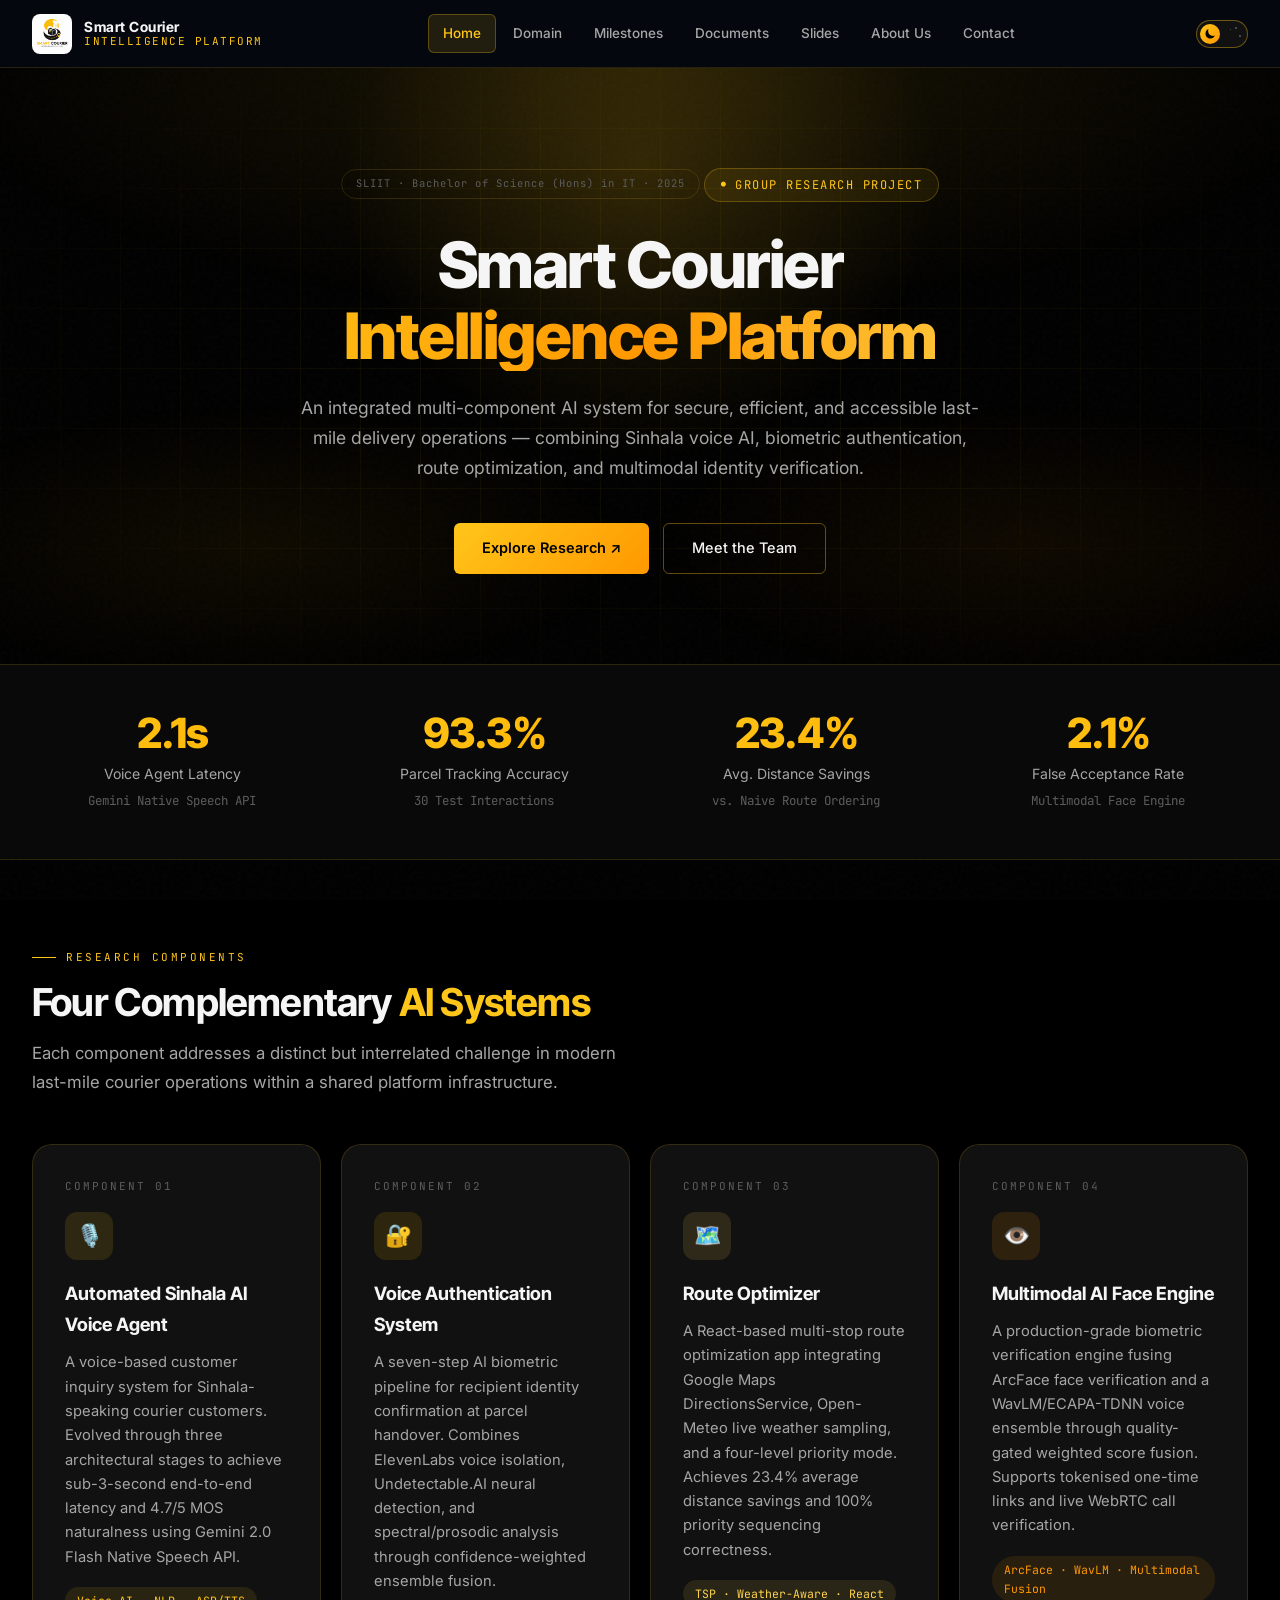
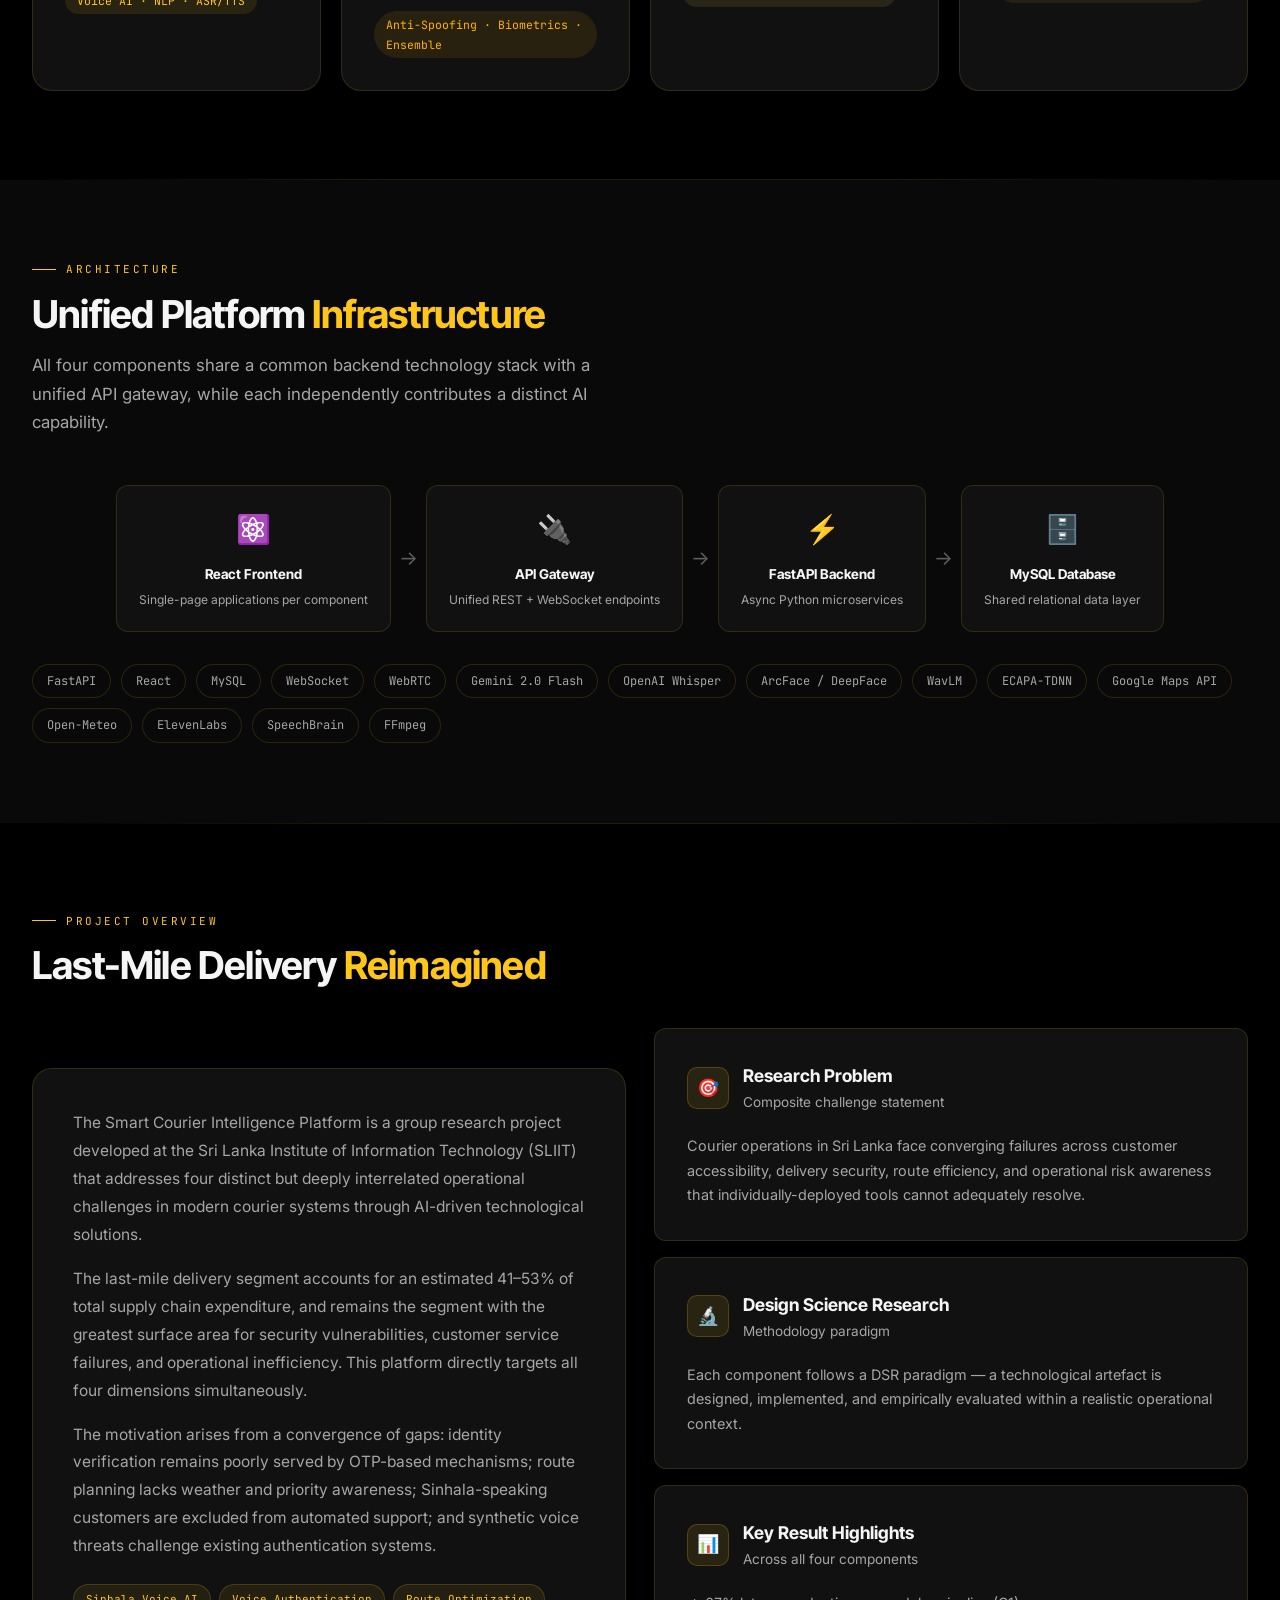
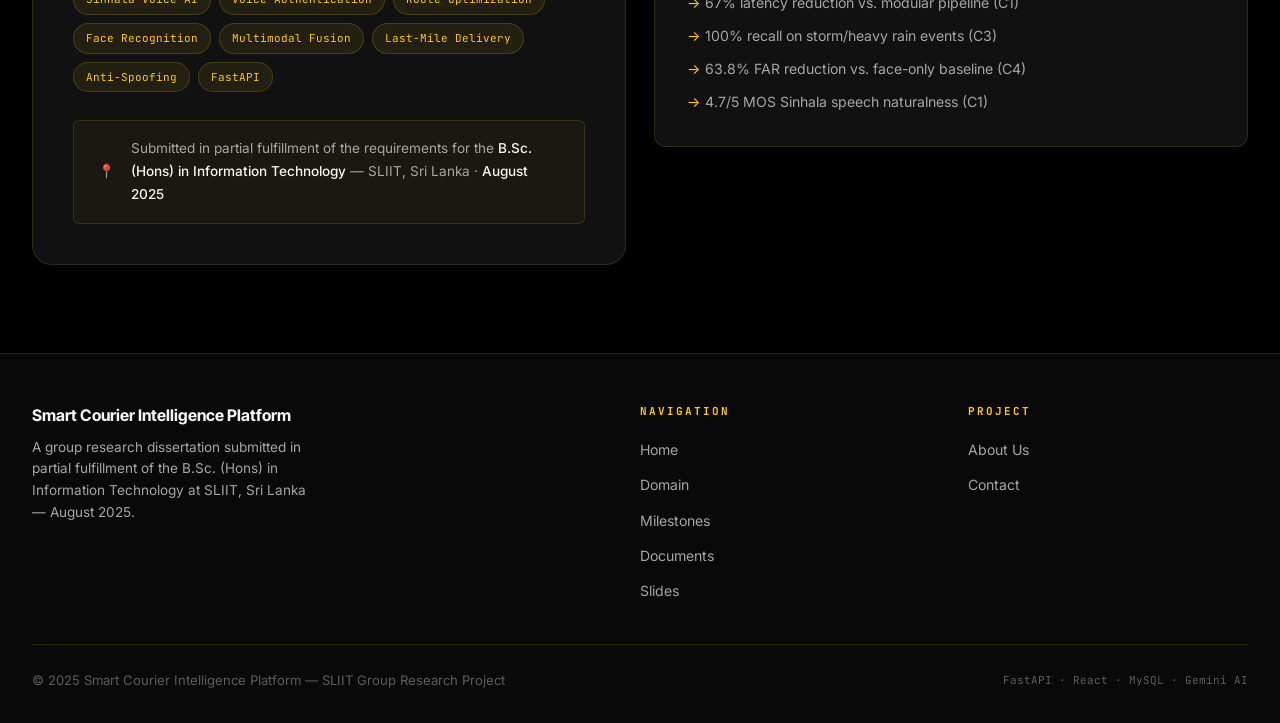
<file: index.html>
<!DOCTYPE html>
<html lang="en">
<head>
  <meta charset="UTF-8" />
  <meta name="viewport" content="width=device-width, initial-scale=1.0" />
  <title>Smart Courier Intelligence Platform — SLIIT 2025</title>
  <link rel="stylesheet" href="style.css" />
  <style>
    /* Animated grid lines in hero */
    .hero-grid {
      position: absolute; inset: 0; overflow: hidden; pointer-events: none;
      background-image:
        linear-gradient(rgba(255,198,26,0.05) 1px, transparent 1px),
        linear-gradient(90deg, rgba(255,198,26,0.05) 1px, transparent 1px);
      background-size: 60px 60px;
      mask-image: radial-gradient(ellipse 80% 80% at 50% 50%, black 30%, transparent 80%);
    }
    .hero-glow {
      position: absolute; width: 600px; height: 600px;
      border-radius: 50%; top: -200px; left: 50%; transform: translateX(-50%);
      background: radial-gradient(circle, rgba(255,198,26,0.14) 0%, transparent 70%);
      pointer-events: none;
    }
    .platform-badge {
      display: inline-flex; align-items: center; gap: 8px;
      padding: 5px 14px; border-radius: 50px;
      font-family: var(--font-mono); font-size: 10.5px; letter-spacing: 1px;
      border: 1px solid var(--border); color: var(--text-muted); margin-bottom: 12px;
    }
    .arch-overview {
      background: var(--bg-secondary);
      padding: 80px 32px;
    }
    .arch-diagram {
      display: flex; align-items: center; justify-content: center;
      gap: 0; margin-top: 48px; flex-wrap: wrap;
    }
    .arch-box {
      background: var(--bg-card); border: 1px solid var(--border);
      border-radius: var(--radius-md); padding: 20px 22px; text-align: center;
      min-width: 160px; transition: var(--transition);
    }
    .arch-box:hover { border-color: var(--border-hover); transform: translateY(-3px); }
    .arch-box .arch-icon { font-size: 28px; margin-bottom: 10px; }
    .arch-box h4 { font-family: var(--font-head); font-size: 0.85rem; font-weight: 700; margin-bottom: 4px; }
    .arch-box p { font-size: 0.75rem; color: var(--text-secondary); }
    .arch-arrow { color: var(--text-muted); font-size: 20px; padding: 0 8px; flex-shrink: 0; }
    .intro-section { padding: 88px 32px; }
    .research-summary {
      background: var(--bg-card); border: 1px solid var(--border); border-radius: var(--radius-lg);
      padding: 40px; margin-top: 40px;
    }
    .research-summary p { color: var(--text-secondary); line-height: 1.8; font-size: 0.97rem; }
    .research-summary p + p { margin-top: 16px; }
    .kw-wrap { display: flex; flex-wrap: wrap; gap: 8px; margin-top: 24px; }
    .kw { padding: 5px 12px; background: rgba(255,198,26,0.08); border: 1px solid rgba(255,198,26,0.18); border-radius: 50px; font-family: var(--font-mono); font-size: 11px; color: #ffc61a; }
    .inst-bar {
      display: flex; align-items: center; gap: 16px;
      padding: 16px 24px; background: rgba(255,198,26,0.04);
      border: 1px solid var(--border); border-radius: var(--radius-sm);
      margin-top: 28px;
    }
    .inst-bar span { font-size: 0.85rem; color: var(--text-secondary); }
    .inst-bar strong { color: var(--text-primary); font-weight: 500; }
  </style>
</head>
<body>

<!-- ══ NAVIGATION ══ -->
<nav class="navbar">
  <div class="nav-inner">
    <a href="index.html" class="nav-brand">
      <div class="nav-logo"><img src="logo.jpeg" alt="Smart Courier Logo"></div>
      <div class="nav-name">Smart Courier<span>Intelligence Platform</span></div>
    </a>
    <div class="nav-links">
      <a href="index.html" class="active">Home</a>
      <a href="domain.html">Domain</a>
      <a href="milestones.html">Milestones</a>
      <a href="documents.html">Documents</a>
      <a href="slides.html">Slides</a>
      <a href="about.html">About Us</a>
      <a href="contact.html">Contact</a>
    </div>
    <button class="theme-toggle" id="theme-toggle" aria-label="Toggle theme">
        <div class="theme-toggle-track">
          <div class="toggle-stars"><span></span><span></span><span></span></div>
          <div class="theme-toggle-thumb">
            <svg class="icon-moon" viewBox="0 0 24 24" fill="currentColor"><path d="M21.752 15.002A9.718 9.718 0 0 1 18 15.75c-5.385 0-9.75-4.365-9.75-9.75 0-1.33.266-2.597.748-3.752A9.753 9.753 0 0 0 3 11.25C3 16.635 7.365 21 12.75 21a9.753 9.753 0 0 0 9.002-5.998Z"/></svg>
            <svg class="icon-sun" viewBox="0 0 24 24" fill="currentColor"><path d="M12 2.25a.75.75 0 0 1 .75.75v2.25a.75.75 0 0 1-1.5 0V3a.75.75 0 0 1 .75-.75ZM7.5 12a4.5 4.5 0 1 1 9 0 4.5 4.5 0 0 1-9 0ZM18.894 6.166a.75.75 0 0 0-1.06-1.06l-1.591 1.59a.75.75 0 1 0 1.06 1.061l1.591-1.59ZM21.75 12a.75.75 0 0 1-.75.75h-2.25a.75.75 0 0 1 0-1.5H21a.75.75 0 0 1 .75.75ZM17.834 18.894a.75.75 0 0 0 1.06-1.06l-1.59-1.591a.75.75 0 1 0-1.061 1.06l1.59 1.591ZM12 18a.75.75 0 0 1 .75.75V21a.75.75 0 0 1-1.5 0v-2.25A.75.75 0 0 1 12 18ZM7.758 17.303a.75.75 0 0 0-1.061-1.06l-1.591 1.59a.75.75 0 0 0 1.06 1.061l1.591-1.59ZM6 12a.75.75 0 0 1-.75.75H3a.75.75 0 0 1 0-1.5h2.25A.75.75 0 0 1 6 12ZM6.697 7.757a.75.75 0 0 0 1.06-1.06l-1.59-1.591a.75.75 0 0 0-1.061 1.06l1.59 1.591Z"/></svg>
          </div>
        </div>
      </button>
    <button class="nav-toggle" aria-label="Toggle menu">☰</button>
  </div>
</nav>

<!-- ══ HERO ══ -->
<main class="page-wrap">
  <section class="hero">
    <div class="hero-grid"></div>
    <div class="hero-glow"></div>
    <div class="hero-inner">
      <div class="platform-badge">SLIIT · Bachelor of Science (Hons) in IT · 2025</div>
      <div class="hero-badge">Group Research Project</div>
      <h1>
        Smart Courier
        <span class="line-accent">Intelligence Platform</span>
      </h1>
      <p class="hero-sub">
        An integrated multi-component AI system for secure, efficient, and accessible
        last-mile delivery operations — combining Sinhala voice AI, biometric
        authentication, route optimization, and multimodal identity verification.
      </p>
      <div class="hero-actions">
        <a href="domain.html" class="btn-primary">Explore Research ↗</a>
        <a href="about.html" class="btn-outline">Meet the Team</a>
      </div>
    </div>
  </section>

  <!-- ══ STATS STRIP ══ -->
  <div class="stats-strip">
    <div class="stats-grid">
      <div class="stat-item">
        <div class="stat-num" data-target="2.1" data-suffix="s">2.1s</div>
        <div class="stat-label">Voice Agent Latency</div>
        <div class="stat-sub">Gemini Native Speech API</div>
      </div>
      <div class="stat-item">
        <div class="stat-num" data-target="93.3" data-suffix="%">93.3%</div>
        <div class="stat-label">Parcel Tracking Accuracy</div>
        <div class="stat-sub">30 Test Interactions</div>
      </div>
      <div class="stat-item">
        <div class="stat-num" data-target="23.4" data-suffix="%">23.4%</div>
        <div class="stat-label">Avg. Distance Savings</div>
        <div class="stat-sub">vs. Naive Route Ordering</div>
      </div>
      <div class="stat-item">
        <div class="stat-num" data-target="2.1" data-suffix="%">2.1%</div>
        <div class="stat-label">False Acceptance Rate</div>
        <div class="stat-sub">Multimodal Face Engine</div>
      </div>
    </div>
  </div>

  <!-- ══ FOUR COMPONENTS ══ -->
  <section class="section">
    <div class="container">
      <div class="section-label">Research Components</div>
      <h2 class="section-title">Four Complementary <span>AI Systems</span></h2>
      <p class="section-desc">Each component addresses a distinct but interrelated challenge in modern last-mile courier operations within a shared platform infrastructure.</p>

      <div class="components-grid mt-48">
        <div class="comp-card c1">
          <div class="comp-number">Component 01</div>
          <div class="comp-icon">🎙️</div>
          <h3>Automated Sinhala AI Voice Agent</h3>
          <p>A voice-based customer inquiry system for Sinhala-speaking courier customers. Evolved through three architectural stages to achieve sub-3-second end-to-end latency and 4.7/5 MOS naturalness using Gemini 2.0 Flash Native Speech API.</p>
          <span class="comp-tag">Voice AI · NLP · ASR/TTS</span>
        </div>

        <div class="comp-card c2">
          <div class="comp-number">Component 02</div>
          <div class="comp-icon">🔐</div>
          <h3>Voice Authentication System</h3>
          <p>A seven-step AI biometric pipeline for recipient identity confirmation at parcel handover. Combines ElevenLabs voice isolation, Undetectable.AI neural detection, and spectral/prosodic analysis through confidence-weighted ensemble fusion.</p>
          <span class="comp-tag">Anti-Spoofing · Biometrics · Ensemble</span>
        </div>

        <div class="comp-card c3">
          <div class="comp-number">Component 03</div>
          <div class="comp-icon">🗺️</div>
          <h3>Route Optimizer</h3>
          <p>A React-based multi-stop route optimization app integrating Google Maps DirectionsService, Open-Meteo live weather sampling, and a four-level priority mode. Achieves 23.4% average distance savings and 100% priority sequencing correctness.</p>
          <span class="comp-tag">TSP · Weather-Aware · React</span>
        </div>

        <div class="comp-card c4">
          <div class="comp-number">Component 04</div>
          <div class="comp-icon">👁️</div>
          <h3>Multimodal AI Face Engine</h3>
          <p>A production-grade biometric verification engine fusing ArcFace face verification and a WavLM/ECAPA-TDNN voice ensemble through quality-gated weighted score fusion. Supports tokenised one-time links and live WebRTC call verification.</p>
          <span class="comp-tag">ArcFace · WavLM · Multimodal Fusion</span>
        </div>
      </div>
    </div>
  </section>

  <div class="divider"></div>

  <!-- ══ PLATFORM ARCHITECTURE OVERVIEW ══ -->
  <section class="arch-overview">
    <div class="container">
      <div class="section-label">Architecture</div>
      <h2 class="section-title">Unified Platform <span>Infrastructure</span></h2>
      <p class="section-desc">All four components share a common backend technology stack with a unified API gateway, while each independently contributes a distinct AI capability.</p>

      <div class="arch-diagram">
        <div class="arch-box">
          <div class="arch-icon">⚛️</div>
          <h4>React Frontend</h4>
          <p>Single-page applications per component</p>
        </div>
        <div class="arch-arrow">→</div>
        <div class="arch-box">
          <div class="arch-icon">🔌</div>
          <h4>API Gateway</h4>
          <p>Unified REST + WebSocket endpoints</p>
        </div>
        <div class="arch-arrow">→</div>
        <div class="arch-box">
          <div class="arch-icon">⚡</div>
          <h4>FastAPI Backend</h4>
          <p>Async Python microservices</p>
        </div>
        <div class="arch-arrow">→</div>
        <div class="arch-box">
          <div class="arch-icon">🗄️</div>
          <h4>MySQL Database</h4>
          <p>Shared relational data layer</p>
        </div>
      </div>

      <div class="tech-cloud mt-32">
        <span class="tech-pill">FastAPI</span>
        <span class="tech-pill">React</span>
        <span class="tech-pill">MySQL</span>
        <span class="tech-pill">WebSocket</span>
        <span class="tech-pill">WebRTC</span>
        <span class="tech-pill">Gemini 2.0 Flash</span>
        <span class="tech-pill">OpenAI Whisper</span>
        <span class="tech-pill">ArcFace / DeepFace</span>
        <span class="tech-pill">WavLM</span>
        <span class="tech-pill">ECAPA-TDNN</span>
        <span class="tech-pill">Google Maps API</span>
        <span class="tech-pill">Open-Meteo</span>
        <span class="tech-pill">ElevenLabs</span>
        <span class="tech-pill">SpeechBrain</span>
        <span class="tech-pill">FFmpeg</span>
      </div>
    </div>
  </section>

  <div class="divider"></div>

  <!-- ══ RESEARCH INTRODUCTION ══ -->
  <section class="intro-section">
    <div class="container">
      <div class="section-label">Project Overview</div>
      <h2 class="section-title">Last-Mile Delivery <span>Reimagined</span></h2>

      <div class="two-col mt-40">
        <div class="research-summary">
          <p>
            The Smart Courier Intelligence Platform is a group research project developed at the Sri Lanka
            Institute of Information Technology (SLIIT) that addresses four distinct but deeply interrelated
            operational challenges in modern courier systems through AI-driven technological solutions.
          </p>
          <p>
            The last-mile delivery segment accounts for an estimated 41–53% of total supply chain
            expenditure, and remains the segment with the greatest surface area for security vulnerabilities,
            customer service failures, and operational inefficiency. This platform directly targets all four
            dimensions simultaneously.
          </p>
          <p>
            The motivation arises from a convergence of gaps: identity verification remains poorly served
            by OTP-based mechanisms; route planning lacks weather and priority awareness; Sinhala-speaking
            customers are excluded from automated support; and synthetic voice threats challenge existing
            authentication systems.
          </p>
          <div class="kw-wrap">
            <span class="kw">Sinhala Voice AI</span>
            <span class="kw">Voice Authentication</span>
            <span class="kw">Route Optimization</span>
            <span class="kw">Face Recognition</span>
            <span class="kw">Multimodal Fusion</span>
            <span class="kw">Last-Mile Delivery</span>
            <span class="kw">Anti-Spoofing</span>
            <span class="kw">FastAPI</span>
          </div>
          <div class="inst-bar">
            <span>📍</span>
            <span>Submitted in partial fulfillment of the requirements for the <strong>B.Sc. (Hons) in Information Technology</strong> — SLIIT, Sri Lanka &middot; <strong>August 2025</strong></span>
          </div>
        </div>

        <div>
          <div class="content-card mb-16">
            <div class="card-head">
              <div class="card-icon">🎯</div>
              <div>
                <h3>Research Problem</h3>
                <div class="card-sub">Composite challenge statement</div>
              </div>
            </div>
            <p style="font-size:0.9rem;color:var(--text-secondary);line-height:1.7;">
              Courier operations in Sri Lanka face converging failures across customer accessibility,
              delivery security, route efficiency, and operational risk awareness that individually-deployed
              tools cannot adequately resolve.
            </p>
          </div>

          <div class="content-card mb-16">
            <div class="card-head">
              <div class="card-icon">🔬</div>
              <div>
                <h3>Design Science Research</h3>
                <div class="card-sub">Methodology paradigm</div>
              </div>
            </div>
            <p style="font-size:0.9rem;color:var(--text-secondary);line-height:1.7;">
              Each component follows a DSR paradigm — a technological artefact is designed, implemented,
              and empirically evaluated within a realistic operational context.
            </p>
          </div>

          <div class="content-card">
            <div class="card-head">
              <div class="card-icon">📊</div>
              <div>
                <h3>Key Result Highlights</h3>
                <div class="card-sub">Across all four components</div>
              </div>
            </div>
            <ul style="display:grid;gap:9px;margin-top:4px;">
              <li style="font-size:0.88rem;color:var(--text-secondary);padding-left:18px;position:relative;">
                <span style="position:absolute;left:0;color:var(--accent-cyan);">→</span>
                67% latency reduction vs. modular pipeline (C1)
              </li>
              <li style="font-size:0.88rem;color:var(--text-secondary);padding-left:18px;position:relative;">
                <span style="position:absolute;left:0;color:var(--accent-cyan);">→</span>
                100% recall on storm/heavy rain events (C3)
              </li>
              <li style="font-size:0.88rem;color:var(--text-secondary);padding-left:18px;position:relative;">
                <span style="position:absolute;left:0;color:var(--accent-cyan);">→</span>
                63.8% FAR reduction vs. face-only baseline (C4)
              </li>
              <li style="font-size:0.88rem;color:var(--text-secondary);padding-left:18px;position:relative;">
                <span style="position:absolute;left:0;color:var(--accent-cyan);">→</span>
                4.7/5 MOS Sinhala speech naturalness (C1)
              </li>
            </ul>
          </div>
        </div>
      </div>
    </div>
  </section>

  <!-- ══ FOOTER ══ -->
  <footer>
    <div class="footer-inner">
      <div class="footer-top">
        <div class="footer-brand">
          <h3>Smart Courier Intelligence Platform</h3>
          <p>A group research dissertation submitted in partial fulfillment of the B.Sc. (Hons) in Information Technology at SLIIT, Sri Lanka — August 2025.</p>
        </div>
        <div class="footer-col">
          <h4>Navigation</h4>
          <ul>
            <li><a href="index.html">Home</a></li>
            <li><a href="domain.html">Domain</a></li>
            <li><a href="milestones.html">Milestones</a></li>
            <li><a href="documents.html">Documents</a></li>
            <li><a href="slides.html">Slides</a></li>
          </ul>
        </div>
        <div class="footer-col">
          <h4>Project</h4>
          <ul>
            <li><a href="about.html">About Us</a></li>
            <li><a href="contact.html">Contact</a></li>
          </ul>
        </div>
      </div>
      <div class="footer-bottom">
        <p>© 2025 Smart Courier Intelligence Platform — SLIIT Group Research Project</p>
        <span>FastAPI · React · MySQL · Gemini AI</span>
      </div>
    </div>
  </footer>
</main>

<script src="main.js"></script>
</body>
</html>
</file>
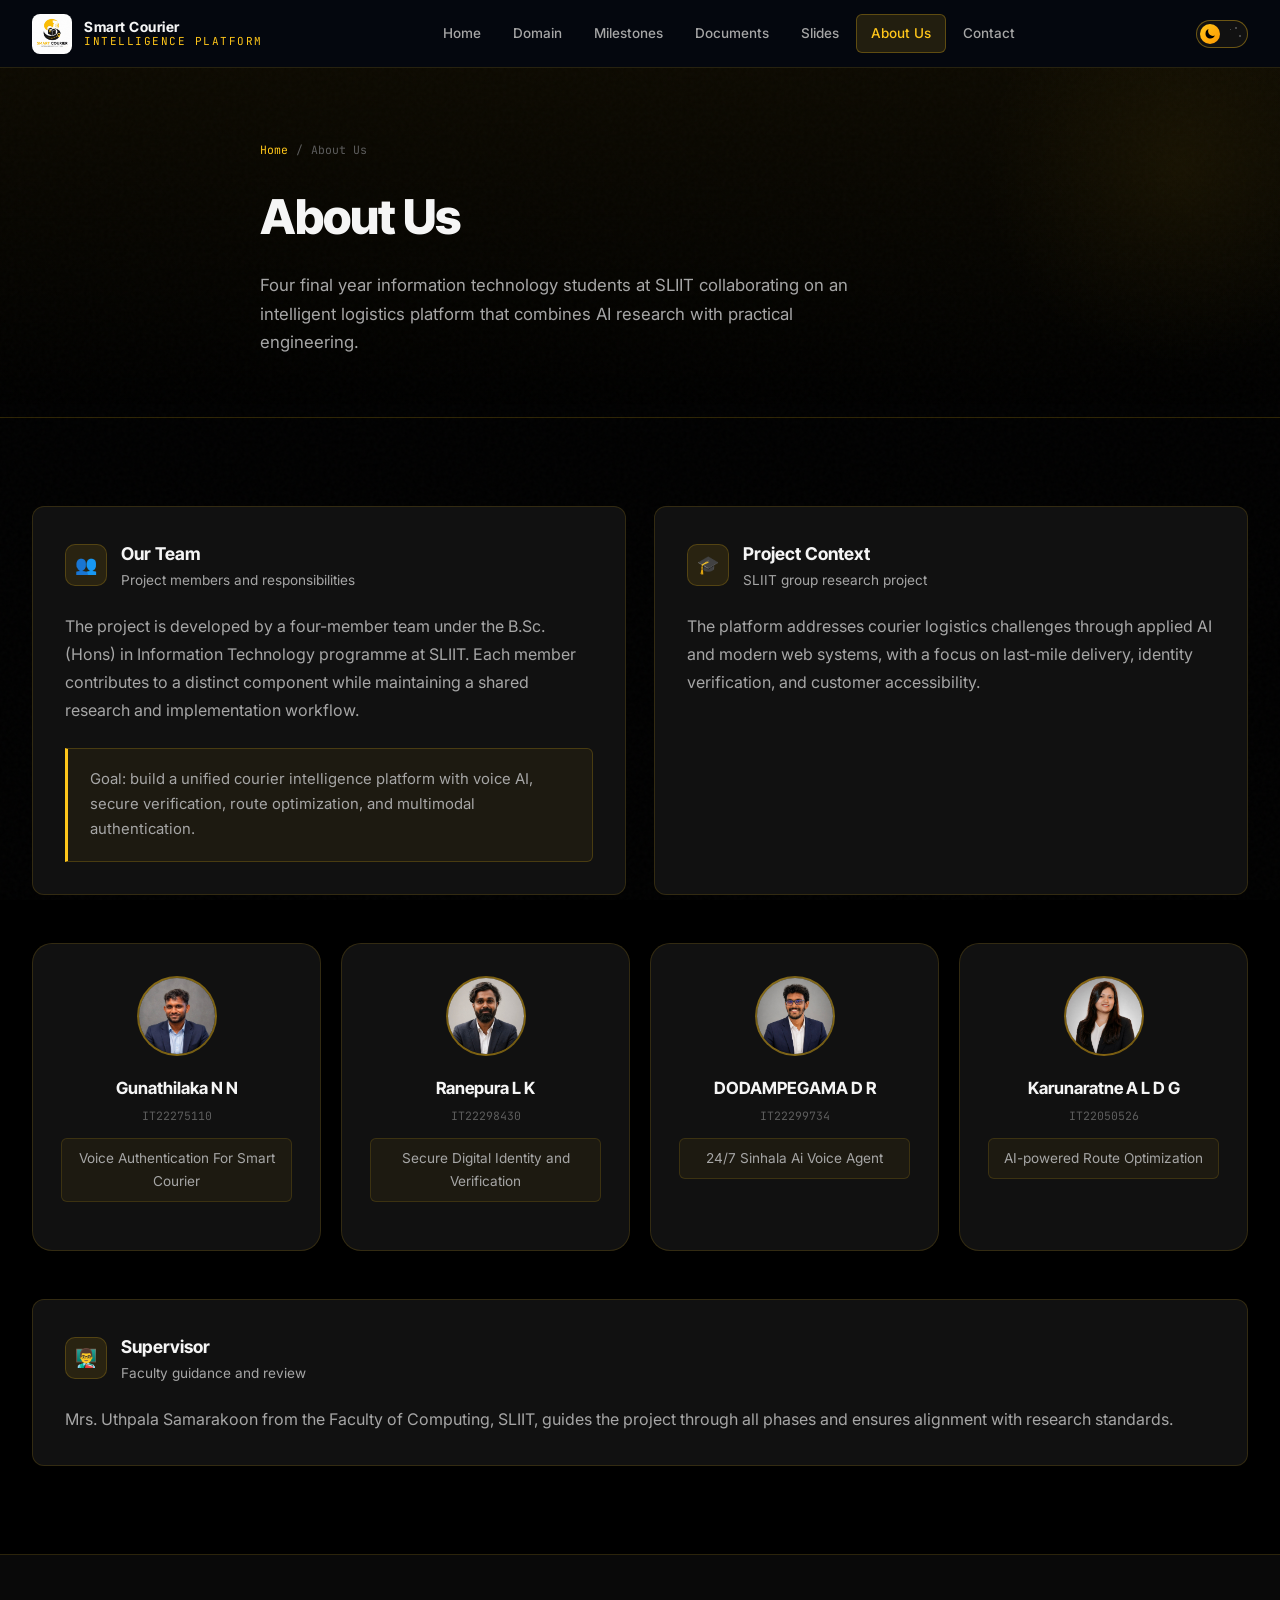
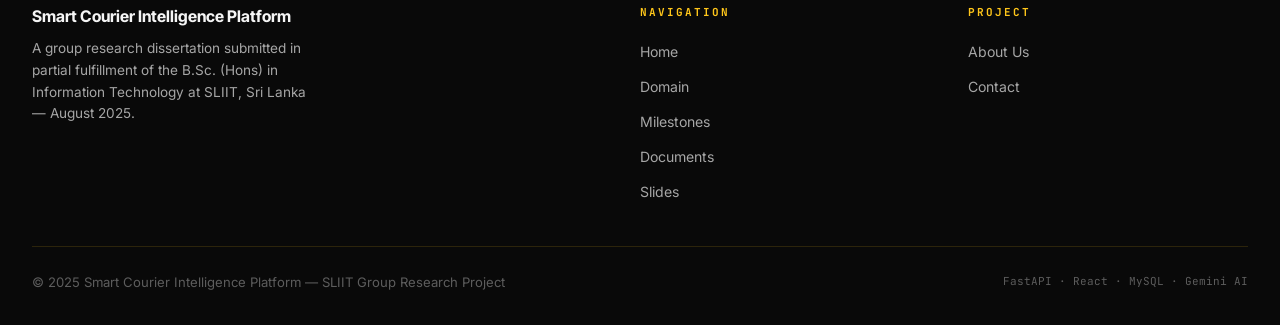
<file: about.html>
<!DOCTYPE html>
<html lang="en">

<head>
  <meta charset="UTF-8">
  <meta name="viewport" content="width=device-width, initial-scale=1.0">
  <title>About Us | Smart Courier Intelligence Platform</title>
  <link rel="preconnect" href="https://fonts.googleapis.com">
  <link
    href="https://fonts.googleapis.com/css2?family=Space+Mono:ital,wght@0,400;0,700;1,400&family=DM+Sans:ital,opsz,wght@0,9..40,300;0,9..40,400;0,9..40,500;0,9..40,600;1,9..40,300&display=swap"
    rel="stylesheet">
  <link rel="stylesheet" href="style.css">
</head>

<body>

  <nav class="navbar">
    <div class="nav-inner">
      <a href="index.html" class="nav-brand">
        <div class="nav-logo"><img src="logo.jpeg" alt="Smart Courier Logo"></div>
        <div class="nav-name">Smart Courier<span>Intelligence Platform</span></div>
      </a>
      <div class="nav-links">
        <a href="index.html">Home</a>
        <a href="domain.html">Domain</a>
        <a href="milestones.html">Milestones</a>
        <a href="documents.html">Documents</a>
        <a href="slides.html">Slides</a>
        <a href="about.html" class="active">About Us</a>
        <a href="contact.html">Contact</a>
      </div>
      <button class="theme-toggle" id="theme-toggle" aria-label="Toggle theme">
        <div class="theme-toggle-track">
          <div class="toggle-stars"><span></span><span></span><span></span></div>
          <div class="theme-toggle-thumb">
            <svg class="icon-moon" viewBox="0 0 24 24" fill="currentColor"><path d="M21.752 15.002A9.718 9.718 0 0 1 18 15.75c-5.385 0-9.75-4.365-9.75-9.75 0-1.33.266-2.597.748-3.752A9.753 9.753 0 0 0 3 11.25C3 16.635 7.365 21 12.75 21a9.753 9.753 0 0 0 9.002-5.998Z"/></svg>
            <svg class="icon-sun" viewBox="0 0 24 24" fill="currentColor"><path d="M12 2.25a.75.75 0 0 1 .75.75v2.25a.75.75 0 0 1-1.5 0V3a.75.75 0 0 1 .75-.75ZM7.5 12a4.5 4.5 0 1 1 9 0 4.5 4.5 0 0 1-9 0ZM18.894 6.166a.75.75 0 0 0-1.06-1.06l-1.591 1.59a.75.75 0 1 0 1.06 1.061l1.591-1.59ZM21.75 12a.75.75 0 0 1-.75.75h-2.25a.75.75 0 0 1 0-1.5H21a.75.75 0 0 1 .75.75ZM17.834 18.894a.75.75 0 0 0 1.06-1.06l-1.59-1.591a.75.75 0 1 0-1.061 1.06l1.59 1.591ZM12 18a.75.75 0 0 1 .75.75V21a.75.75 0 0 1-1.5 0v-2.25A.75.75 0 0 1 12 18ZM7.758 17.303a.75.75 0 0 0-1.061-1.06l-1.591 1.59a.75.75 0 0 0 1.06 1.061l1.591-1.59ZM6 12a.75.75 0 0 1-.75.75H3a.75.75 0 0 1 0-1.5h2.25A.75.75 0 0 1 6 12ZM6.697 7.757a.75.75 0 0 0 1.06-1.06l-1.59-1.591a.75.75 0 0 0-1.061 1.06l1.59 1.591Z"/></svg>
          </div>
        </div>
      </button>
      <button class="nav-toggle" aria-label="Toggle menu">☰</button>
    </div>
  </nav>

  <main class="page-wrap">
    <section class="page-header">
      <div class="container page-header-inner">
        <div class="breadcrumb"><a href="index.html">Home</a> <span>/</span> About Us</div>
        <h1>About Us</h1>
        <p>Four final year information technology students at SLIIT collaborating on an intelligent logistics platform
          that combines AI research with practical engineering.</p>
      </div>
    </section>

    <section class="section">
      <div class="container">
        <div class="two-col">
          <div class="content-card">
            <div class="card-head">
              <div class="card-icon">👥</div>
              <div>
                <h3>Our Team</h3>
                <div class="card-sub">Project members and responsibilities</div>
              </div>
            </div>
            <p style="color:var(--text-secondary);line-height:1.75;">
              The project is developed by a four-member team under the B.Sc. (Hons) in Information Technology programme
              at SLIIT. Each member contributes to a distinct component while maintaining a shared research and
              implementation workflow.
            </p>
            <div class="highlight-box mt-24">
              <p>Goal: build a unified courier intelligence platform with voice AI, secure verification, route
                optimization, and multimodal authentication.</p>
            </div>
          </div>

          <div class="content-card">
            <div class="card-head">
              <div class="card-icon">🎓</div>
              <div>
                <h3>Project Context</h3>
                <div class="card-sub">SLIIT group research project</div>
              </div>
            </div>
            <p style="color:var(--text-secondary);line-height:1.75;">
              The platform addresses courier logistics challenges through applied AI and modern web systems, with a
              focus on last-mile delivery, identity verification, and customer accessibility.
            </p>
          </div>
        </div>

        <div class="team-grid mt-48">
          <div class="team-card">
            <img src="gunathilaka.jpeg" alt="Gunathilaka N N" class="team-avatar av1" style="object-fit: cover;">
            <h3>Gunathilaka N N</h3>
            <div class="team-id">IT22275110</div>
            <div class="team-comp">Voice Authentication For Smart Courier</div>
          </div>
          <div class="team-card">
            <img src="lahiru.jpeg" alt="Ranepura L K" class="team-avatar av2" style="object-fit: cover;">
            <h3>Ranepura L K</h3>
            <div class="team-id">IT22298430</div>
            <div class="team-comp">Secure Digital Identity and Verification</div>
          </div>
          <div class="team-card">
            <img src="dinidu.jpeg" alt="DODAMPEGAMA D R" class="team-avatar av3" style="object-fit: cover;">
            <h3>DODAMPEGAMA D R</h3>
            <div class="team-id">IT22299734</div>
            <div class="team-comp">24/7 Sinhala Ai Voice Agent</div>
          </div>
          <div class="team-card">
            <img src="dilumi.jpeg" alt="Karunaratne A L D G" class="team-avatar av4" style="object-fit: cover;">
            <h3>Karunaratne A L D G</h3>
            <div class="team-id">IT22050526</div>

            <div class="team-comp">AI-powered Route Optimization</div>
          </div>
        </div>

        <div class="content-card mt-48">
          <div class="card-head">
            <div class="card-icon">👨‍🏫</div>
            <div>
              <h3>Supervisor</h3>
              <div class="card-sub">Faculty guidance and review</div>
            </div>
          </div>
          <p style="color:var(--text-secondary);line-height:1.75;">
            Mrs. Uthpala Samarakoon from the Faculty of Computing, SLIIT, guides the project through all phases and
            ensures alignment with research standards.
          </p>
        </div>
      </div>
    </section>

    <footer>
      <div class="footer-inner">
        <div class="footer-top">
          <div class="footer-brand">
            <h3>Smart Courier Intelligence Platform</h3>
            <p>A group research dissertation submitted in partial fulfillment of the B.Sc. (Hons) in Information
              Technology at SLIIT, Sri Lanka — August 2025.</p>
          </div>
          <div class="footer-col">
            <h4>Navigation</h4>
            <ul>
              <li><a href="index.html">Home</a></li>
              <li><a href="domain.html">Domain</a></li>
              <li><a href="milestones.html">Milestones</a></li>
              <li><a href="documents.html">Documents</a></li>
              <li><a href="slides.html">Slides</a></li>
            </ul>
          </div>
          <div class="footer-col">
            <h4>Project</h4>
            <ul>
              <li><a href="about.html">About Us</a></li>
              <li><a href="contact.html">Contact</a></li>
            </ul>
          </div>
        </div>
        <div class="footer-bottom">
          <p>© 2025 Smart Courier Intelligence Platform — SLIIT Group Research Project</p>
          <span>FastAPI · React · MySQL · Gemini AI</span>
        </div>
      </div>
    </footer>
  </main>

  <script src="main.js"></script>
</body>

</html>
</file>
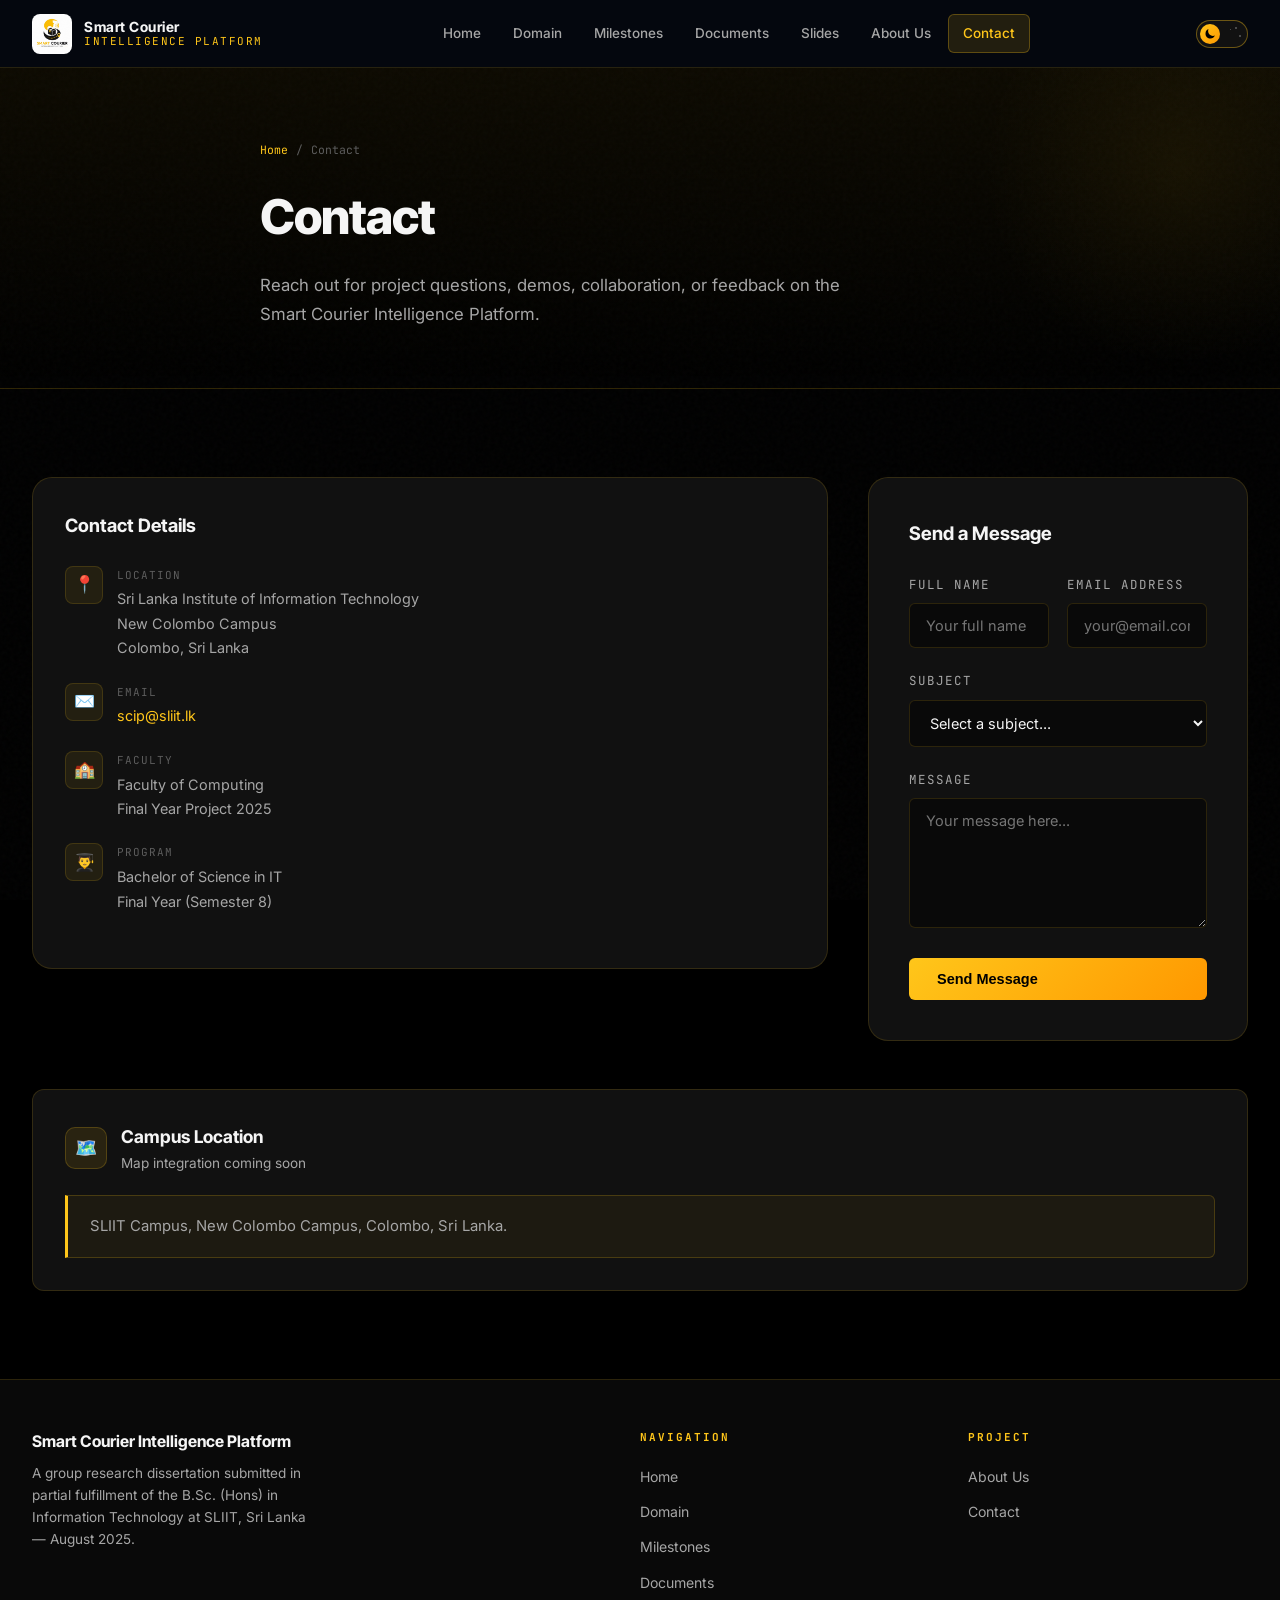
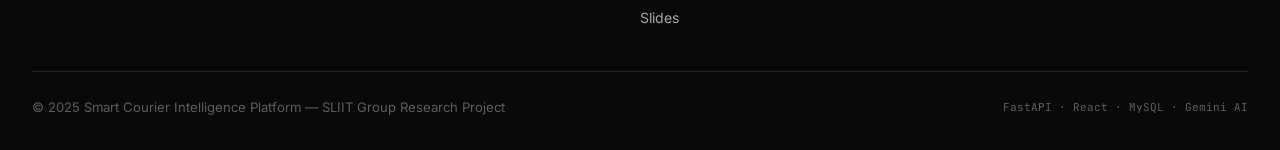
<file: contact.html>
<!DOCTYPE html>
<html lang="en">
<head>
<meta charset="UTF-8">
<meta name="viewport" content="width=device-width, initial-scale=1.0">
<title>Contact | Smart Courier Intelligence Platform</title>
<link rel="preconnect" href="https://fonts.googleapis.com">
<link href="https://fonts.googleapis.com/css2?family=Space+Mono:ital,wght@0,400;0,700;1,400&family=DM+Sans:ital,opsz,wght@0,9..40,300;0,9..40,400;0,9..40,500;0,9..40,600;1,9..40,300&display=swap" rel="stylesheet">
<link rel="stylesheet" href="style.css">
</head>
<body>

<nav class="navbar">
  <div class="nav-inner">
    <a href="index.html" class="nav-brand">
      <div class="nav-logo"><img src="logo.jpeg" alt="Smart Courier Logo"></div>
      <div class="nav-name">Smart Courier<span>Intelligence Platform</span></div>
    </a>
    <div class="nav-links">
      <a href="index.html">Home</a>
      <a href="domain.html">Domain</a>
      <a href="milestones.html">Milestones</a>
      <a href="documents.html">Documents</a>
      <a href="slides.html">Slides</a>
      <a href="about.html">About Us</a>
      <a href="contact.html" class="active">Contact</a>
    </div>
    <button class="theme-toggle" id="theme-toggle" aria-label="Toggle theme">
        <div class="theme-toggle-track">
          <div class="toggle-stars"><span></span><span></span><span></span></div>
          <div class="theme-toggle-thumb">
            <svg class="icon-moon" viewBox="0 0 24 24" fill="currentColor"><path d="M21.752 15.002A9.718 9.718 0 0 1 18 15.75c-5.385 0-9.75-4.365-9.75-9.75 0-1.33.266-2.597.748-3.752A9.753 9.753 0 0 0 3 11.25C3 16.635 7.365 21 12.75 21a9.753 9.753 0 0 0 9.002-5.998Z"/></svg>
            <svg class="icon-sun" viewBox="0 0 24 24" fill="currentColor"><path d="M12 2.25a.75.75 0 0 1 .75.75v2.25a.75.75 0 0 1-1.5 0V3a.75.75 0 0 1 .75-.75ZM7.5 12a4.5 4.5 0 1 1 9 0 4.5 4.5 0 0 1-9 0ZM18.894 6.166a.75.75 0 0 0-1.06-1.06l-1.591 1.59a.75.75 0 1 0 1.06 1.061l1.591-1.59ZM21.75 12a.75.75 0 0 1-.75.75h-2.25a.75.75 0 0 1 0-1.5H21a.75.75 0 0 1 .75.75ZM17.834 18.894a.75.75 0 0 0 1.06-1.06l-1.59-1.591a.75.75 0 1 0-1.061 1.06l1.59 1.591ZM12 18a.75.75 0 0 1 .75.75V21a.75.75 0 0 1-1.5 0v-2.25A.75.75 0 0 1 12 18ZM7.758 17.303a.75.75 0 0 0-1.061-1.06l-1.591 1.59a.75.75 0 0 0 1.06 1.061l1.591-1.59ZM6 12a.75.75 0 0 1-.75.75H3a.75.75 0 0 1 0-1.5h2.25A.75.75 0 0 1 6 12ZM6.697 7.757a.75.75 0 0 0 1.06-1.06l-1.59-1.591a.75.75 0 0 0-1.061 1.06l1.59 1.591Z"/></svg>
          </div>
        </div>
      </button>
    <button class="nav-toggle" aria-label="Toggle menu">☰</button>
  </div>
</nav>

<main class="page-wrap">
  <section class="page-header">
    <div class="container page-header-inner">
      <div class="breadcrumb"><a href="index.html">Home</a> <span>/</span> Contact</div>
      <h1>Contact</h1>
      <p>Reach out for project questions, demos, collaboration, or feedback on the Smart Courier Intelligence Platform.</p>
    </div>
  </section>

  <section class="section">
    <div class="container">
      <div class="contact-layout">
        <div class="contact-info-card">
          <h3>Contact Details</h3>

          <div class="contact-item">
            <div class="contact-item-icon">📍</div>
            <div class="contact-item-text">
              <div class="contact-item-label">Location</div>
              <div class="contact-item-val">Sri Lanka Institute of Information Technology<br>New Colombo Campus<br>Colombo, Sri Lanka</div>
            </div>
          </div>

          <div class="contact-item">
            <div class="contact-item-icon">✉️</div>
            <div class="contact-item-text">
              <div class="contact-item-label">Email</div>
              <div class="contact-item-val"><a href="mailto:scip@sliit.lk">scip@sliit.lk</a></div>
            </div>
          </div>

          <div class="contact-item">
            <div class="contact-item-icon">🏫</div>
            <div class="contact-item-text">
              <div class="contact-item-label">Faculty</div>
              <div class="contact-item-val">Faculty of Computing<br>Final Year Project 2025</div>
            </div>
          </div>

          <div class="contact-item">
            <div class="contact-item-icon">👨‍🎓</div>
            <div class="contact-item-text">
              <div class="contact-item-label">Program</div>
              <div class="contact-item-val">Bachelor of Science in IT<br>Final Year (Semester 8)</div>
            </div>
          </div>
        </div>

        <div class="contact-form-wrap">
          <h3 class="mb-24" style="font-family:var(--font-head);">Send a Message</h3>
          <form id="contactForm">
            <div class="form-row">
              <div class="form-group">
                <label class="form-label" for="name">Full Name</label>
                <input class="form-input" type="text" id="name" name="name" placeholder="Your full name" required>
              </div>

              <div class="form-group">
                <label class="form-label" for="email">Email Address</label>
                <input class="form-input" type="email" id="email" name="email" placeholder="your@email.com" required>
              </div>
            </div>

            <div class="form-group">
              <label class="form-label" for="subject">Subject</label>
              <select class="form-select" id="subject" name="subject" required>
                <option value="">Select a subject...</option>
                <option value="general">General Inquiry</option>
                <option value="demo">Demo Request</option>
                <option value="feedback">Feedback</option>
                <option value="collaboration">Collaboration</option>
                <option value="other">Other</option>
              </select>
            </div>

            <div class="form-group">
              <label class="form-label" for="message">Message</label>
              <textarea class="form-textarea" id="message" name="message" placeholder="Your message here..." rows="6" required></textarea>
            </div>

            <button type="submit" class="btn-primary" style="width: 100%;">Send Message</button>
          </form>
        </div>
      </div>

      <div class="content-card mt-48">
        <div class="card-head">
          <div class="card-icon">🗺️</div>
          <div>
            <h3>Campus Location</h3>
            <div class="card-sub">Map integration coming soon</div>
          </div>
        </div>
        <div class="highlight-box">
          <p>SLIIT Campus, New Colombo Campus, Colombo, Sri Lanka.</p>
        </div>
      </div>
    </div>
  </section>

  <footer>
    <div class="footer-inner">
      <div class="footer-top">
        <div class="footer-brand">
          <h3>Smart Courier Intelligence Platform</h3>
          <p>A group research dissertation submitted in partial fulfillment of the B.Sc. (Hons) in Information Technology at SLIIT, Sri Lanka — August 2025.</p>
        </div>
        <div class="footer-col">
          <h4>Navigation</h4>
          <ul>
            <li><a href="index.html">Home</a></li>
            <li><a href="domain.html">Domain</a></li>
            <li><a href="milestones.html">Milestones</a></li>
            <li><a href="documents.html">Documents</a></li>
            <li><a href="slides.html">Slides</a></li>
          </ul>
        </div>
        <div class="footer-col">
          <h4>Project</h4>
          <ul>
            <li><a href="about.html">About Us</a></li>
            <li><a href="contact.html">Contact</a></li>
          </ul>
        </div>
      </div>
      <div class="footer-bottom">
        <p>© 2025 Smart Courier Intelligence Platform — SLIIT Group Research Project</p>
        <span>FastAPI · React · MySQL · Gemini AI</span>
      </div>
    </div>
  </footer>
</main>

<script src="main.js"></script>
<script>
  const form = document.getElementById('contactForm');
  if (form) {
    form.addEventListener('submit', (event) => {
      event.preventDefault();
      
      const name = document.getElementById('name').value;
      const email = document.getElementById('email').value;
      const subject = document.getElementById('subject').value;
      const message = document.getElementById('message').value;

      const whatsappMessage = `*New Contact Form Submission*\n\n*Name:* ${name}\n*Email:* ${email}\n*Subject:* ${subject}\n*Message:*\n${message}`;

      const submitBtn = form.querySelector('button[type="submit"]');
      const originalText = submitBtn.innerText;
      submitBtn.innerText = 'Sending...';
      submitBtn.disabled = true;

      const data = new URLSearchParams();
      data.append('token', 'byczdt3c9elffex4');
      data.append('to', '+94772733435');
      data.append('body', whatsappMessage);

      fetch('https://api.ultramsg.com/instance164098/messages/chat', {
        method: 'POST',
        headers: {
          'Content-Type': 'application/x-www-form-urlencoded'
        },
        body: data.toString()
      })
      .then(response => response.json())
      .then(result => {
        alert('Message sent successfully via WhatsApp!');
        form.reset();
      })
      .catch(error => {
        console.error('Error:', error);
        alert('Failed to send message. Please try again.');
      })
      .finally(() => {
        submitBtn.innerText = originalText;
        submitBtn.disabled = false;
      });
    });
  }
</script>
</body>
</html>
</file>
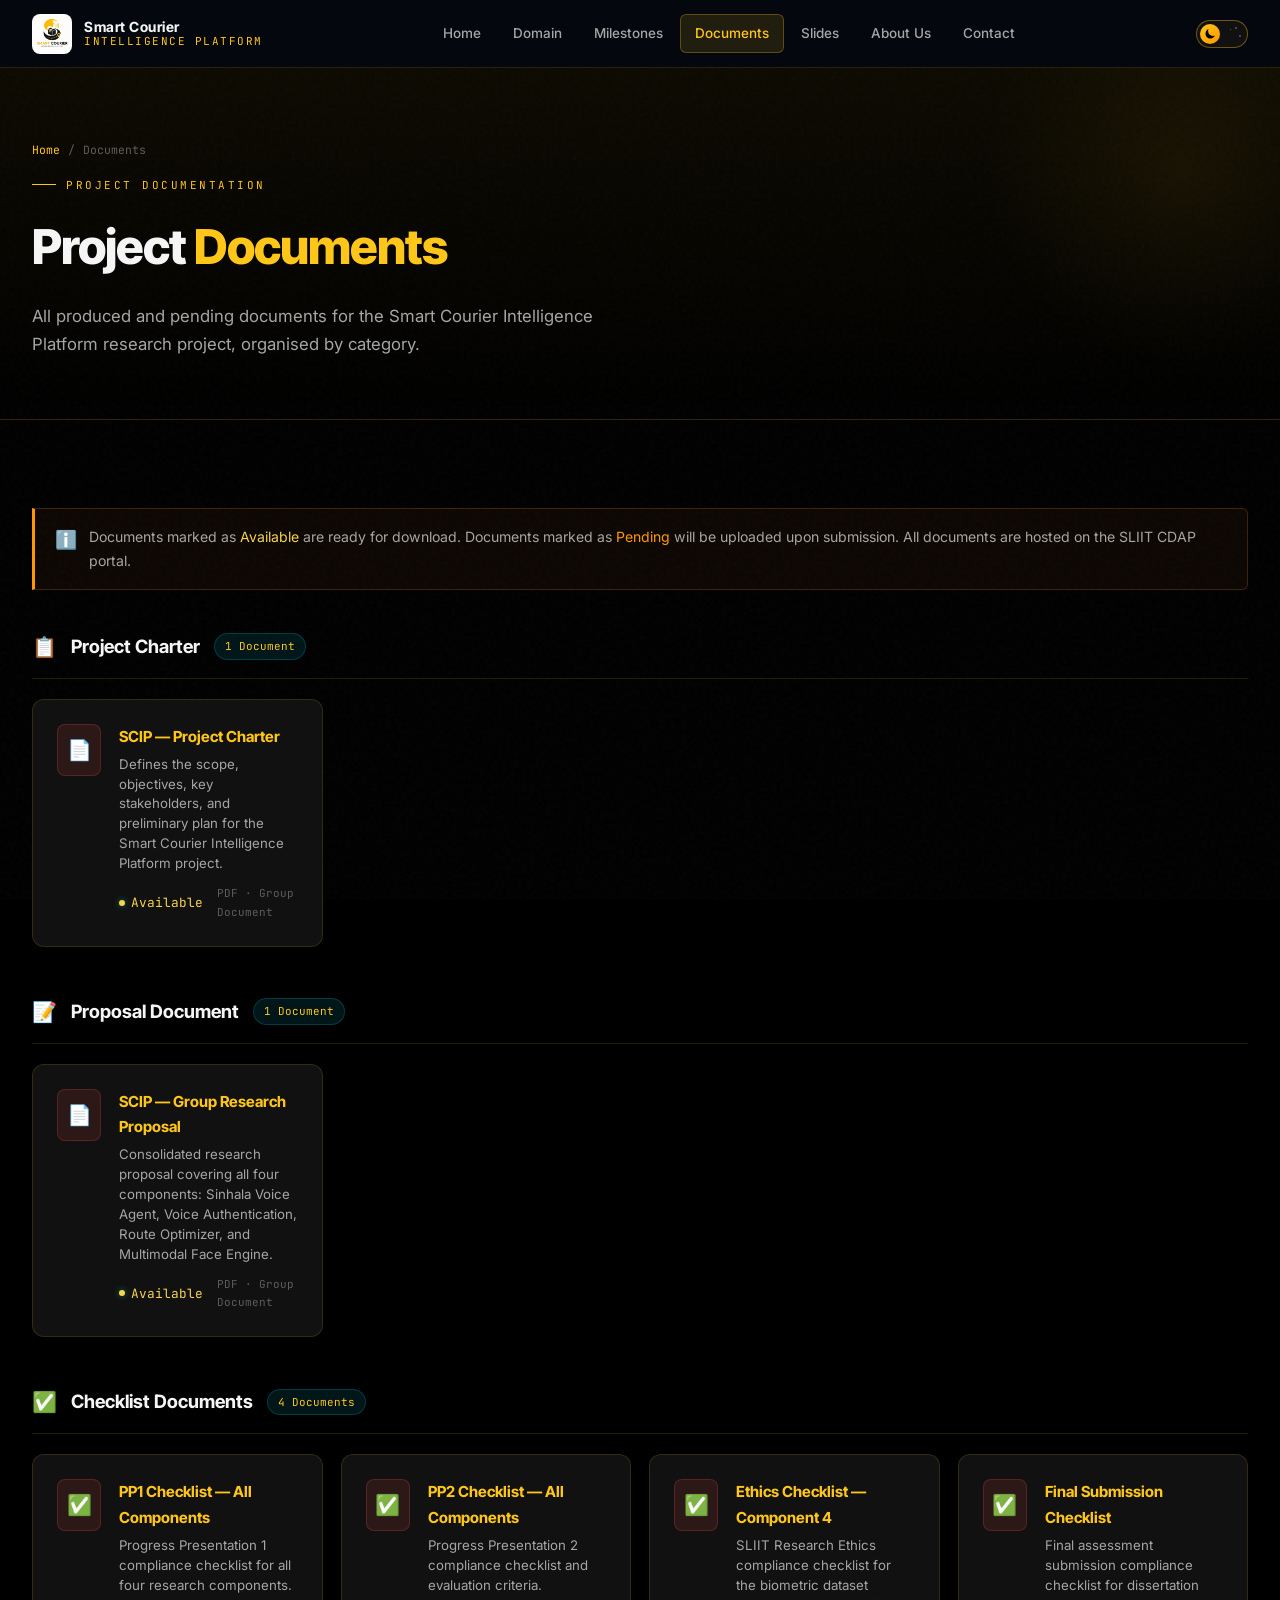
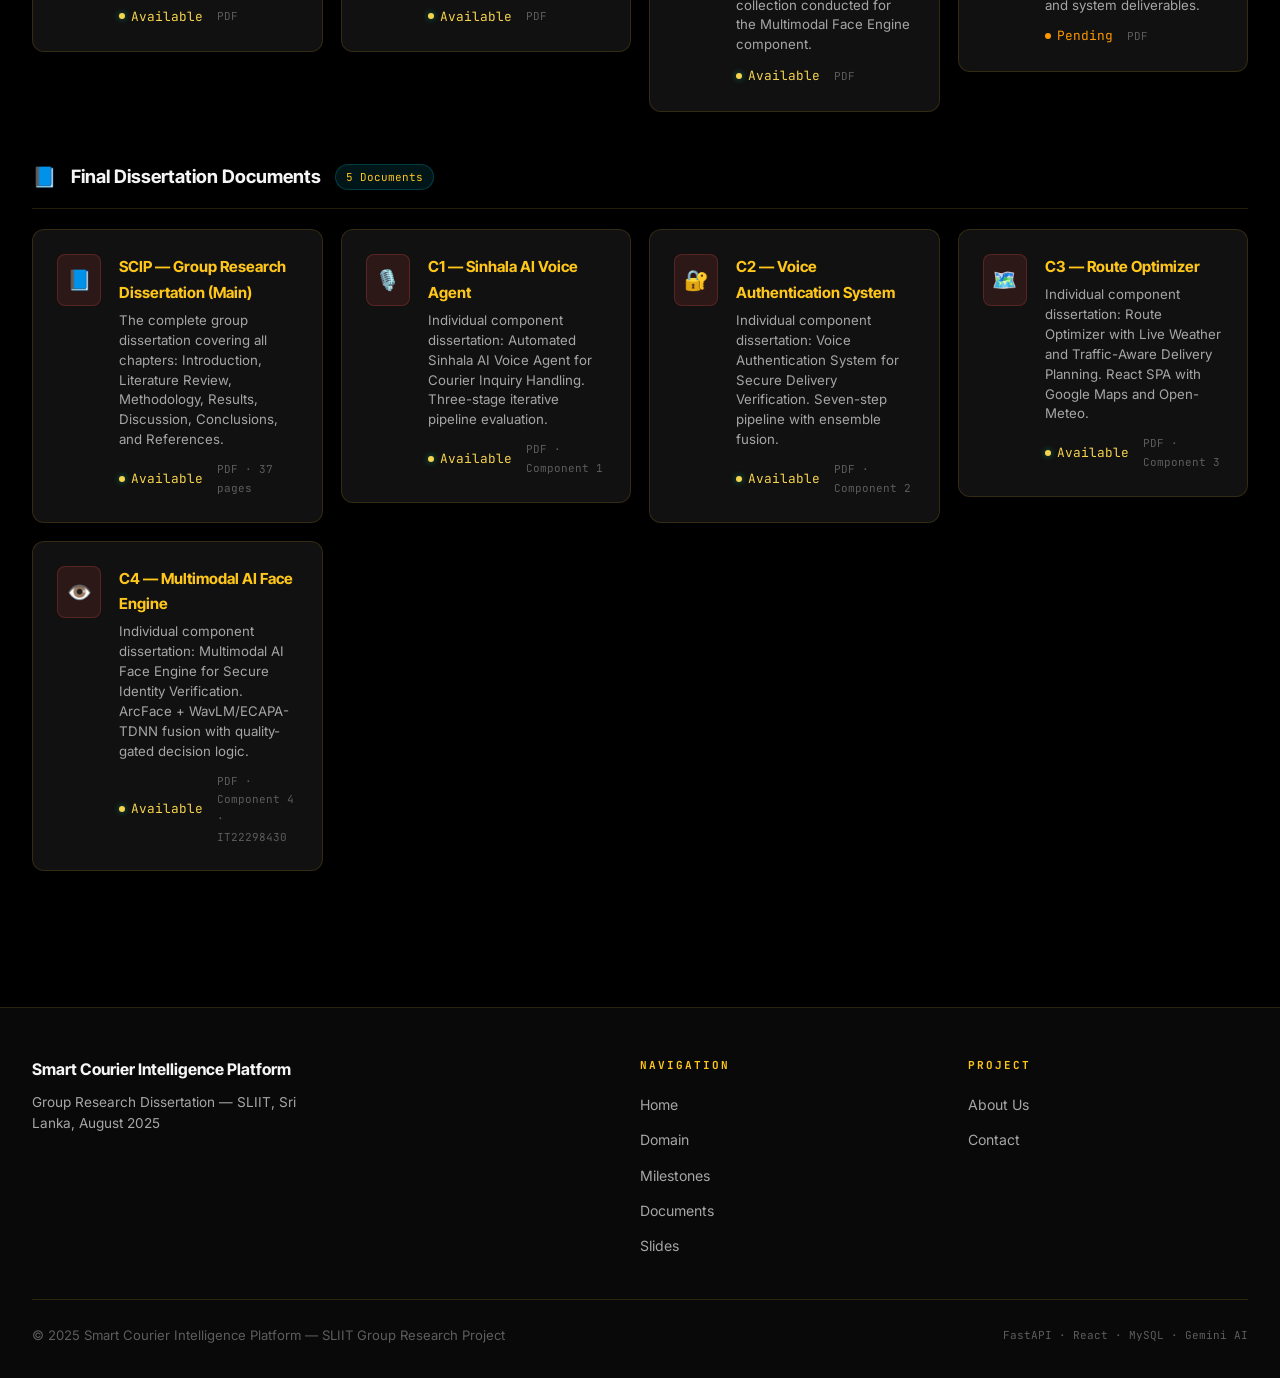
<file: documents.html>
<!DOCTYPE html>
<html lang="en">
<head>
  <meta charset="UTF-8" />
  <meta name="viewport" content="width=device-width, initial-scale=1.0" />
  <title>Documents — Smart Courier Intelligence Platform</title>
  <link rel="stylesheet" href="style.css" />
  <style>
    .docs-section { margin-bottom: 48px; }
    .docs-section-head {
      display: flex; align-items: center; gap: 14px; margin-bottom: 20px;
      padding-bottom: 14px; border-bottom: 1px solid var(--border);
    }
    .docs-section-head h3 { font-family: var(--font-head); font-size: 1.15rem; font-weight: 700; }
    .docs-section-head .count {
      font-family: var(--font-mono); font-size: 11px; color: var(--accent-cyan);
      background: rgba(0,212,240,0.1); border: 1px solid rgba(0,212,240,0.2);
      padding: 3px 10px; border-radius: 50px;
    }
    .doc-card-link { text-decoration: none; display: block; }
    .note-box {
      background: rgba(255,140,66,0.05); border: 1px solid rgba(255,140,66,0.2);
      border-left: 3px solid var(--accent-orange);
      border-radius: 0 var(--radius-sm) var(--radius-sm) 0;
      padding: 16px 20px; display: flex; gap: 12px; align-items: flex-start; margin-bottom: 40px;
    }
    .note-box p { font-size: 0.88rem; color: var(--text-secondary); margin: 0; }
  </style>
</head>
<body>

<nav class="navbar">
  <div class="nav-inner">
    <a href="index.html" class="nav-brand">
      <div class="nav-logo"><img src="logo.jpeg" alt="Smart Courier Logo"></div>
      <div class="nav-name">Smart Courier<span>Intelligence Platform</span></div>
    </a>
    <div class="nav-links">
      <a href="index.html">Home</a>
      <a href="domain.html">Domain</a>
      <a href="milestones.html">Milestones</a>
      <a href="documents.html" class="active">Documents</a>
      <a href="slides.html">Slides</a>
      <a href="about.html">About Us</a>
      <a href="contact.html">Contact</a>
    </div>
    <button class="theme-toggle" id="theme-toggle" aria-label="Toggle theme">
        <div class="theme-toggle-track">
          <div class="toggle-stars"><span></span><span></span><span></span></div>
          <div class="theme-toggle-thumb">
            <svg class="icon-moon" viewBox="0 0 24 24" fill="currentColor"><path d="M21.752 15.002A9.718 9.718 0 0 1 18 15.75c-5.385 0-9.75-4.365-9.75-9.75 0-1.33.266-2.597.748-3.752A9.753 9.753 0 0 0 3 11.25C3 16.635 7.365 21 12.75 21a9.753 9.753 0 0 0 9.002-5.998Z"/></svg>
            <svg class="icon-sun" viewBox="0 0 24 24" fill="currentColor"><path d="M12 2.25a.75.75 0 0 1 .75.75v2.25a.75.75 0 0 1-1.5 0V3a.75.75 0 0 1 .75-.75ZM7.5 12a4.5 4.5 0 1 1 9 0 4.5 4.5 0 0 1-9 0ZM18.894 6.166a.75.75 0 0 0-1.06-1.06l-1.591 1.59a.75.75 0 1 0 1.06 1.061l1.591-1.59ZM21.75 12a.75.75 0 0 1-.75.75h-2.25a.75.75 0 0 1 0-1.5H21a.75.75 0 0 1 .75.75ZM17.834 18.894a.75.75 0 0 0 1.06-1.06l-1.59-1.591a.75.75 0 1 0-1.061 1.06l1.59 1.591ZM12 18a.75.75 0 0 1 .75.75V21a.75.75 0 0 1-1.5 0v-2.25A.75.75 0 0 1 12 18ZM7.758 17.303a.75.75 0 0 0-1.061-1.06l-1.591 1.59a.75.75 0 0 0 1.06 1.061l1.591-1.59ZM6 12a.75.75 0 0 1-.75.75H3a.75.75 0 0 1 0-1.5h2.25A.75.75 0 0 1 6 12ZM6.697 7.757a.75.75 0 0 0 1.06-1.06l-1.59-1.591a.75.75 0 0 0-1.061 1.06l1.59 1.591Z"/></svg>
          </div>
        </div>
      </button>
    <button class="nav-toggle">☰</button>
  </div>
</nav>

<main class="page-wrap">
  <header class="page-header">
    <div class="container">
      <div class="page-header-inner">
        <div class="breadcrumb"><a href="index.html">Home</a> <span>/</span> Documents</div>
        <div class="section-label">Project Documentation</div>
        <h1>Project <span style="color:var(--accent-cyan)">Documents</span></h1>
        <p>All produced and pending documents for the Smart Courier Intelligence Platform research project, organised by category.</p>
      </div>
    </div>
  </header>

  <section class="section">
    <div class="container">

      <div class="note-box">
        <span style="font-size:18px;">ℹ️</span>
        <p>Documents marked as <span style="color:var(--accent-green)">Available</span> are ready for download. Documents marked as <span style="color:var(--accent-orange)">Pending</span> will be uploaded upon submission. All documents are hosted on the SLIIT CDAP portal.</p>
      </div>

      <!-- ─ Project Charter ─ -->
      <div class="docs-section">
        <div class="docs-section-head">
          <span style="font-size:20px;">📋</span>
          <h3>Project Charter</h3>
          <span class="count">1 Document</span>
        </div>
        <div class="doc-grid">
          <a class="doc-card-link" href="#">
            <div class="doc-card">
              <div class="doc-file-icon pdf">📄</div>
              <div class="doc-info">
                <h4>SCIP — Project Charter</h4>
                <p>Defines the scope, objectives, key stakeholders, and preliminary plan for the Smart Courier Intelligence Platform project.</p>
                <div class="doc-status">
                  <div class="status-dot available"></div>
                  <span class="status-text available">Available</span>
                  <span style="color:var(--text-muted);margin-left:8px;font-size:11px;">PDF · Group Document</span>
                </div>
              </div>
            </div>
          </a>
        </div>
      </div>

      <!-- ─ Proposal Document ─ -->
      <div class="docs-section">
        <div class="docs-section-head">
          <span style="font-size:20px;">📝</span>
          <h3>Proposal Document</h3>
          <span class="count">1 Document</span>
        </div>
        <div class="doc-grid">
          <a class="doc-card-link" href="https://mysliit.sharepoint.com/:f:/s/CDAPSubmissionCloud/IgAH-bWFsDjHTrlxWQ6-ODqVAVDHXlnwZHI3-FqYHXsgWt8?e=sBkgXq" target="_blank" rel="noopener noreferrer">
            <div class="doc-card">
              <div class="doc-file-icon pdf">📄</div>
              <div class="doc-info">
                <h4>SCIP — Group Research Proposal</h4>
                <p>Consolidated research proposal covering all four components: Sinhala Voice Agent, Voice Authentication, Route Optimizer, and Multimodal Face Engine.</p>
                <div class="doc-status">
                  <div class="status-dot available"></div>
                  <span class="status-text available">Available</span>
                  <span style="color:var(--text-muted);margin-left:8px;font-size:11px;">PDF · Group Document</span>
                </div>
              </div>
            </div>
          </a>
        </div>
      </div>

      <!-- ─ Checklists ─ -->
      <div class="docs-section">
        <div class="docs-section-head">
          <span style="font-size:20px;">✅</span>
          <h3>Checklist Documents</h3>
          <span class="count">4 Documents</span>
        </div>
        <div class="doc-grid">
          <a class="doc-card-link" href="https://mysliit.sharepoint.com/:f:/s/CDAPSubmissionCloud/IgAhItoSwtz4T7nG_tdI-519AYcqKjQyH8WazRyTh0gss50?e=CamkKu" target="_blank" rel="noopener noreferrer">
            <div class="doc-card">
              <div class="doc-file-icon pdf">✅</div>
              <div class="doc-info">
                <h4>PP1 Checklist — All Components</h4>
                <p>Progress Presentation 1 compliance checklist for all four research components.</p>
                <div class="doc-status">
                  <div class="status-dot available"></div>
                  <span class="status-text available">Available</span>
                  <span style="color:var(--text-muted);margin-left:8px;font-size:11px;">PDF</span>
                </div>
              </div>
            </div>
          </a>
          <a class="doc-card-link" href="https://mysliit.sharepoint.com/:f:/s/CDAPSubmissionCloud/IgAAXpNykHDeQr_uSrMB2BPxATv48vWW_BoFQ6UsxBiWiXU?e=45OMbE" target="_blank" rel="noopener noreferrer">
            <div class="doc-card">
              <div class="doc-file-icon pdf">✅</div>
              <div class="doc-info">
                <h4>PP2 Checklist — All Components</h4>
                <p>Progress Presentation 2 compliance checklist and evaluation criteria.</p>
                <div class="doc-status">
                  <div class="status-dot available"></div>
                  <span class="status-text available">Available</span>
                  <span style="color:var(--text-muted);margin-left:8px;font-size:11px;">PDF</span>
                </div>
              </div>
            </div>
          </a>
          <a class="doc-card-link" href="https://mysliit.sharepoint.com/:f:/s/CDAPSubmissionCloud/IgAf-FhUTBp-TYez0gCbHp27AahTXlkifqBgoeDuAbmNuvs?e=SK81yl" target="_blank" rel="noopener noreferrer">
            <div class="doc-card">
              <div class="doc-file-icon pdf">✅</div>
              <div class="doc-info">
                <h4>Ethics Checklist — Component 4</h4>
                <p>SLIIT Research Ethics compliance checklist for the biometric dataset collection conducted for the Multimodal Face Engine component.</p>
                <div class="doc-status">
                  <div class="status-dot available"></div>
                  <span class="status-text available">Available</span>
                  <span style="color:var(--text-muted);margin-left:8px;font-size:11px;">PDF</span>
                </div>
              </div>
            </div>
          </a>
          <a class="doc-card-link" href="#">
            <div class="doc-card">
              <div class="doc-file-icon pdf">✅</div>
              <div class="doc-info">
                <h4>Final Submission Checklist</h4>
                <p>Final assessment submission compliance checklist for dissertation and system deliverables.</p>
                <div class="doc-status">
                  <div class="status-dot pending"></div>
                  <span class="status-text pending">Pending</span>
                  <span style="color:var(--text-muted);margin-left:8px;font-size:11px;">PDF</span>
                </div>
              </div>
            </div>
          </a>
        </div>
      </div>

      <!-- ─ Final Dissertation ─ -->
      <div class="docs-section">
        <div class="docs-section-head">
          <span style="font-size:20px;">📘</span>
          <h3>Final Dissertation Documents</h3>
          <span class="count">5 Documents</span>
        </div>
        <div class="doc-grid">
          <a class="doc-card-link" href="https://mysliit.sharepoint.com/:b:/s/CDAPSubmissionCloud/IQAC4p2CpKpoT5L-S-u1cfR9ATw90bqtxt1AqK8AnTaVYhg?e=nm81YD" target="_blank" rel="noopener noreferrer">
            <div class="doc-card">
              <div class="doc-file-icon pdf">📘</div>
              <div class="doc-info">
                <h4>SCIP — Group Research Dissertation (Main)</h4>
                <p>The complete group dissertation covering all chapters: Introduction, Literature Review, Methodology, Results, Discussion, Conclusions, and References.</p>
                <div class="doc-status">
                  <div class="status-dot available"></div>
                  <span class="status-text available">Available</span>
                  <span style="color:var(--text-muted);margin-left:8px;font-size:11px;">PDF · 37 pages</span>
                </div>
              </div>
            </div>
          </a>
          <a class="doc-card-link" href="https://mysliit.sharepoint.com/:b:/s/CDAPSubmissionCloud/IQCJS82MB5vDSoplheWSIbvZAZzR2VHx1GSxArfrD8DPJRo?e=Q21c7D" target="_blank" rel="noopener noreferrer">
            <div class="doc-card">
              <div class="doc-file-icon pdf">🎙️</div>
              <div class="doc-info">
                <h4>C1 — Sinhala AI Voice Agent</h4>
                <p>Individual component dissertation: Automated Sinhala AI Voice Agent for Courier Inquiry Handling. Three-stage iterative pipeline evaluation.</p>
                <div class="doc-status">
                  <div class="status-dot available"></div>
                  <span class="status-text available">Available</span>
                  <span style="color:var(--text-muted);margin-left:8px;font-size:11px;">PDF · Component 1</span>
                </div>
              </div>
            </div>
          </a>
          <a class="doc-card-link" href="https://mysliit.sharepoint.com/:b:/s/CDAPSubmissionCloud/IQDZdl58UAs-RKhS7p3PV_XKAR4mGOEfHY4BaPHyOh8pFkE?e=bYcoHY" target="_blank" rel="noopener noreferrer">
            <div class="doc-card">
              <div class="doc-file-icon pdf">🔐</div>
              <div class="doc-info">
                <h4>C2 — Voice Authentication System</h4>
                <p>Individual component dissertation: Voice Authentication System for Secure Delivery Verification. Seven-step pipeline with ensemble fusion.</p>
                <div class="doc-status">
                  <div class="status-dot available"></div>
                  <span class="status-text available">Available</span>
                  <span style="color:var(--text-muted);margin-left:8px;font-size:11px;">PDF · Component 2</span>
                </div>
              </div>
            </div>
          </a>
          <a class="doc-card-link" href="https://mysliit.sharepoint.com/:b:/s/CDAPSubmissionCloud/IQBMqGpnENQHSYgmsjdEg3EXATsyLBVvSxjOt85cFim9xcg?e=tzC6aa" target="_blank" rel="noopener noreferrer">
            <div class="doc-card">
              <div class="doc-file-icon pdf">🗺️</div>
              <div class="doc-info">
                <h4>C3 — Route Optimizer</h4>
                <p>Individual component dissertation: Route Optimizer with Live Weather and Traffic-Aware Delivery Planning. React SPA with Google Maps and Open-Meteo.</p>
                <div class="doc-status">
                  <div class="status-dot available"></div>
                  <span class="status-text available">Available</span>
                  <span style="color:var(--text-muted);margin-left:8px;font-size:11px;">PDF · Component 3</span>
                </div>
              </div>
            </div>
          </a>
          <a class="doc-card-link" href="https://mysliit.sharepoint.com/:b:/s/CDAPSubmissionCloud/IQDWj9s92YeLSYKeQk9lN7I1AbB8Gac3oFN6PVORVWnsutE?e=HedFDH" target="_blank" rel="noopener noreferrer">
            <div class="doc-card">
              <div class="doc-file-icon pdf">👁️</div>
              <div class="doc-info">
                <h4>C4 — Multimodal AI Face Engine</h4>
                <p>Individual component dissertation: Multimodal AI Face Engine for Secure Identity Verification. ArcFace + WavLM/ECAPA-TDNN fusion with quality-gated decision logic.</p>
                <div class="doc-status">
                  <div class="status-dot available"></div>
                  <span class="status-text available">Available</span>
                  <span style="color:var(--text-muted);margin-left:8px;font-size:11px;">PDF · Component 4 · IT22298430</span>
                </div>
              </div>
            </div>
          </a>
        </div>
      </div>

    </div>
  </section>

  <footer>
    <div class="footer-inner">
      <div class="footer-top">
        <div class="footer-brand">
          <h3>Smart Courier Intelligence Platform</h3>
          <p>Group Research Dissertation — SLIIT, Sri Lanka, August 2025</p>
        </div>
        <div class="footer-col">
          <h4>Navigation</h4>
          <ul>
            <li><a href="index.html">Home</a></li>
            <li><a href="domain.html">Domain</a></li>
            <li><a href="milestones.html">Milestones</a></li>
            <li><a href="documents.html">Documents</a></li>
            <li><a href="slides.html">Slides</a></li>
          </ul>
        </div>
        <div class="footer-col">
          <h4>Project</h4>
          <ul>
            <li><a href="about.html">About Us</a></li>
            <li><a href="contact.html">Contact</a></li>
          </ul>
        </div>
      </div>
      <div class="footer-bottom">
        <p>© 2025 Smart Courier Intelligence Platform — SLIIT Group Research Project</p>
        <span>FastAPI · React · MySQL · Gemini AI</span>
      </div>
    </div>
  </footer>
</main>

<script src="main.js"></script>
</body>
</html>
</file>
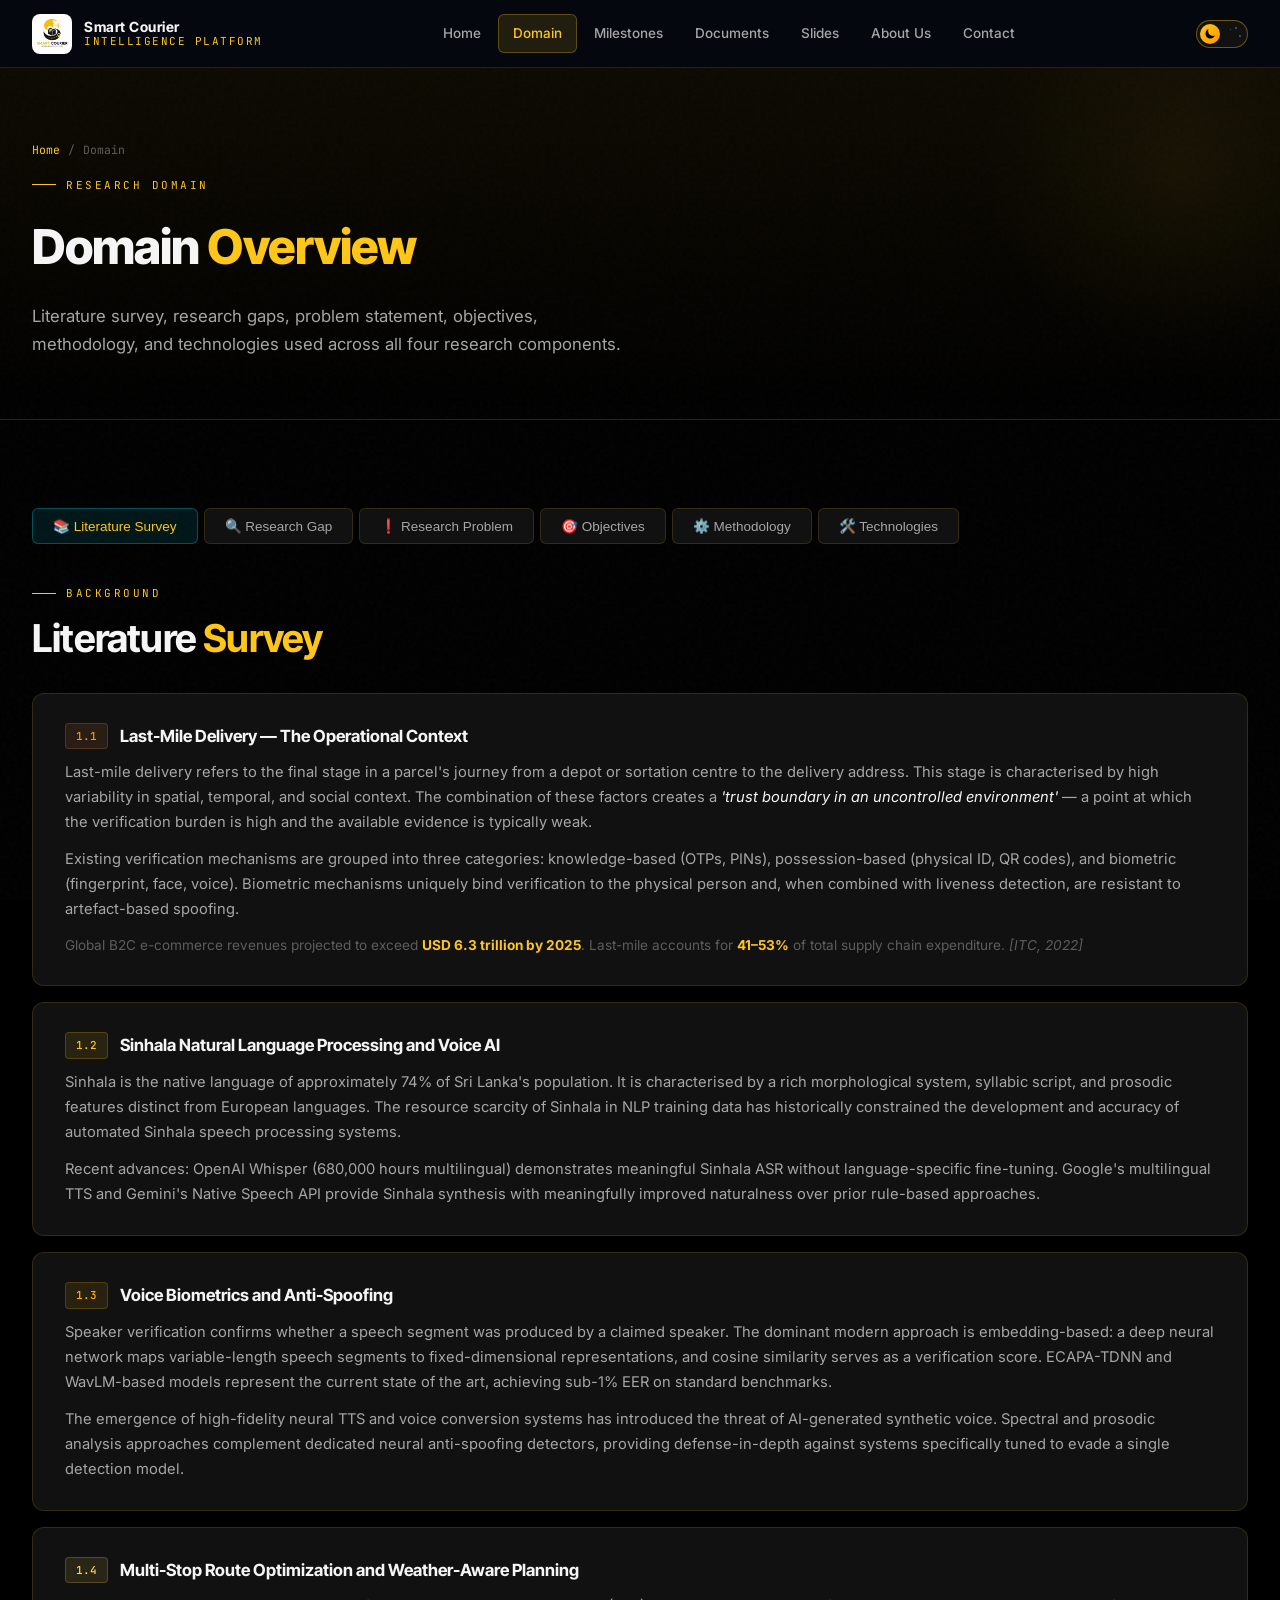
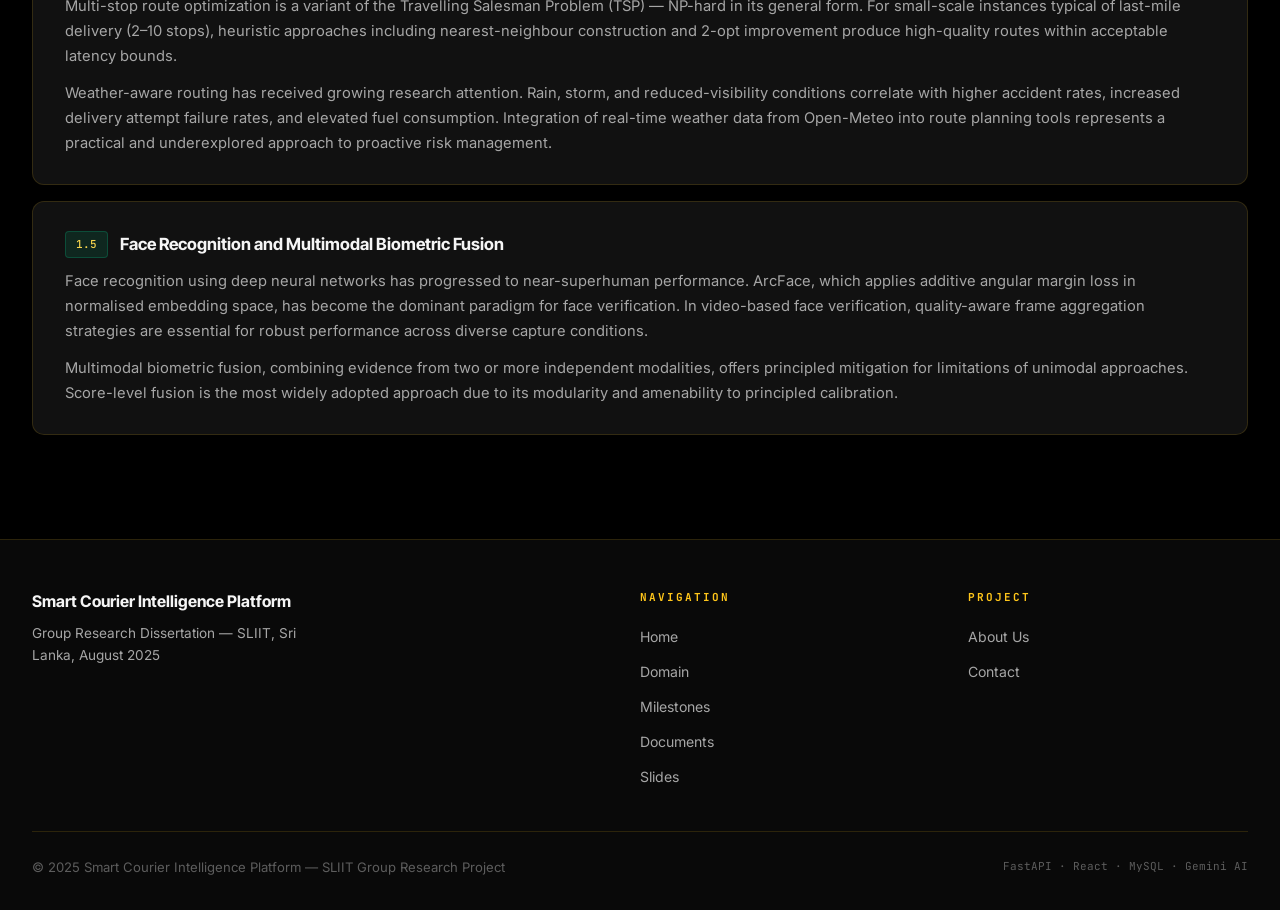
<file: domain.html>
<!DOCTYPE html>
<html lang="en">
<head>
  <meta charset="UTF-8" />
  <meta name="viewport" content="width=device-width, initial-scale=1.0" />
  <title>Domain — Smart Courier Intelligence Platform</title>
  <link rel="stylesheet" href="style.css" />
  <style>
    .domain-tabs { display: flex; gap: 6px; flex-wrap: wrap; margin-bottom: 40px; }
    .tab-btn {
      padding: 9px 20px; border-radius: 6px; font-size: 13.5px; font-weight: 500;
      background: var(--bg-card); border: 1px solid var(--border); color: var(--text-secondary);
      cursor: pointer; transition: var(--transition);
    }
    .tab-btn:hover { border-color: var(--border-hover); color: var(--text-primary); }
    .tab-btn.active { background: rgba(0,212,240,0.1); border-color: rgba(0,212,240,0.3); color: var(--accent-cyan); }
    .tab-panel { display: none; }
    .tab-panel.active { display: block; }
    .gap-table-wrap { overflow-x: auto; border-radius: var(--radius-md); border: 1px solid var(--border); }
    .lit-entry { background: var(--bg-card); border: 1px solid var(--border); border-radius: var(--radius-md); padding: 28px 32px; margin-bottom: 16px; }
    .lit-entry h3 { font-family: var(--font-head); font-size: 1.05rem; font-weight: 700; margin-bottom: 10px; display: flex; align-items: center; gap: 12px; }
    .lit-entry p { color: var(--text-secondary); font-size: 0.92rem; line-height: 1.7; }
    .obj-card {
      background: var(--bg-card); border: 1px solid var(--border); border-radius: var(--radius-md);
      padding: 26px 28px; display: flex; gap: 18px; margin-bottom: 14px;
    }
    .obj-num {
      width: 40px; height: 40px; border-radius: 50%; flex-shrink: 0;
      display: flex; align-items: center; justify-content: center;
      font-family: var(--font-mono); font-size: 13px; font-weight: 500; color: #050911;
    }
    .obj-c1 { background: linear-gradient(135deg, var(--accent-cyan), var(--accent-blue)); }
    .obj-c2 { background: linear-gradient(135deg, var(--accent-purple), #4d3db5); }
    .obj-c3 { background: linear-gradient(135deg, var(--accent-blue), #1a5fdf); }
    .obj-c4 { background: linear-gradient(135deg, var(--accent-green), #00a870); }
    .obj-content h4 { font-family: var(--font-head); font-size: 1rem; font-weight: 700; margin-bottom: 6px; }
    .obj-content p { font-size: 0.88rem; color: var(--text-secondary); margin-bottom: 8px; line-height: 1.6; }
    .obj-tags { display: flex; flex-wrap: wrap; gap: 6px; }
    .method-col-grid { display: grid; grid-template-columns: repeat(auto-fit, minmax(280px, 1fr)); gap: 18px; }
    .method-comp-card {
      background: var(--bg-card); border: 1px solid var(--border); border-radius: var(--radius-md);
      padding: 26px; transition: var(--transition);
    }
    .method-comp-card:hover { border-color: var(--border-hover); }
    .method-comp-card h4 { font-family: var(--font-head); font-size: 0.97rem; font-weight: 700; margin-bottom: 12px; }
    .method-comp-card ul { display: grid; gap: 7px; }
    .method-comp-card li { font-size: 0.87rem; color: var(--text-secondary); padding-left: 16px; position: relative; }
    .method-comp-card li::before { content: '·'; position: absolute; left: 5px; color: var(--accent-cyan); }
    .problem-statement {
      background: var(--bg-card); border: 1px solid rgba(128,85,245,0.25);
      border-left: 3px solid var(--accent-purple);
      border-radius: 0 var(--radius-md) var(--radius-md) 0;
      padding: 28px 32px;
    }
    .problem-statement p { color: var(--text-secondary); line-height: 1.8; font-size: 0.97rem; }
    .problem-statement p + p { margin-top: 14px; }
  </style>
</head>
<body>

<nav class="navbar">
  <div class="nav-inner">
    <a href="index.html" class="nav-brand">
      <div class="nav-logo"><img src="logo.jpeg" alt="Smart Courier Logo"></div>
      <div class="nav-name">Smart Courier<span>Intelligence Platform</span></div>
    </a>
    <div class="nav-links">
      <a href="index.html">Home</a>
      <a href="domain.html" class="active">Domain</a>
      <a href="milestones.html">Milestones</a>
      <a href="documents.html">Documents</a>
      <a href="slides.html">Slides</a>
      <a href="about.html">About Us</a>
      <a href="contact.html">Contact</a>
    </div>
    <button class="theme-toggle" id="theme-toggle" aria-label="Toggle theme">
        <div class="theme-toggle-track">
          <div class="toggle-stars"><span></span><span></span><span></span></div>
          <div class="theme-toggle-thumb">
            <svg class="icon-moon" viewBox="0 0 24 24" fill="currentColor"><path d="M21.752 15.002A9.718 9.718 0 0 1 18 15.75c-5.385 0-9.75-4.365-9.75-9.75 0-1.33.266-2.597.748-3.752A9.753 9.753 0 0 0 3 11.25C3 16.635 7.365 21 12.75 21a9.753 9.753 0 0 0 9.002-5.998Z"/></svg>
            <svg class="icon-sun" viewBox="0 0 24 24" fill="currentColor"><path d="M12 2.25a.75.75 0 0 1 .75.75v2.25a.75.75 0 0 1-1.5 0V3a.75.75 0 0 1 .75-.75ZM7.5 12a4.5 4.5 0 1 1 9 0 4.5 4.5 0 0 1-9 0ZM18.894 6.166a.75.75 0 0 0-1.06-1.06l-1.591 1.59a.75.75 0 1 0 1.06 1.061l1.591-1.59ZM21.75 12a.75.75 0 0 1-.75.75h-2.25a.75.75 0 0 1 0-1.5H21a.75.75 0 0 1 .75.75ZM17.834 18.894a.75.75 0 0 0 1.06-1.06l-1.59-1.591a.75.75 0 1 0-1.061 1.06l1.59 1.591ZM12 18a.75.75 0 0 1 .75.75V21a.75.75 0 0 1-1.5 0v-2.25A.75.75 0 0 1 12 18ZM7.758 17.303a.75.75 0 0 0-1.061-1.06l-1.591 1.59a.75.75 0 0 0 1.06 1.061l1.591-1.59ZM6 12a.75.75 0 0 1-.75.75H3a.75.75 0 0 1 0-1.5h2.25A.75.75 0 0 1 6 12ZM6.697 7.757a.75.75 0 0 0 1.06-1.06l-1.59-1.591a.75.75 0 0 0-1.061 1.06l1.59 1.591Z"/></svg>
          </div>
        </div>
      </button>
    <button class="nav-toggle">☰</button>
  </div>
</nav>

<main class="page-wrap">
  <header class="page-header">
    <div class="container">
      <div class="page-header-inner">
        <div class="breadcrumb"><a href="index.html">Home</a> <span>/</span> Domain</div>
        <div class="section-label">Research Domain</div>
        <h1>Domain <span style="color:var(--accent-cyan)">Overview</span></h1>
        <p>Literature survey, research gaps, problem statement, objectives, methodology, and technologies used across all four research components.</p>
      </div>
    </div>
  </header>

  <section class="section">
    <div class="container">
      <div class="domain-tabs">
        <button class="tab-btn active" data-tab="literature">📚 Literature Survey</button>
        <button class="tab-btn" data-tab="gap">🔍 Research Gap</button>
        <button class="tab-btn" data-tab="problem">❗ Research Problem</button>
        <button class="tab-btn" data-tab="objectives">🎯 Objectives</button>
        <button class="tab-btn" data-tab="methodology">⚙️ Methodology</button>
        <button class="tab-btn" data-tab="technologies">🛠️ Technologies</button>
      </div>

      <!-- ── LITERATURE SURVEY ── -->
      <div class="tab-panel active" id="tab-literature">
        <div class="section-label">Background</div>
        <h2 class="section-title mb-32">Literature <span>Survey</span></h2>

        <div class="lit-entry">
          <h3><span class="tag tag-orange">1.1</span> Last-Mile Delivery — The Operational Context</h3>
          <p>Last-mile delivery refers to the final stage in a parcel's journey from a depot or sortation centre to the delivery address. This stage is characterised by high variability in spatial, temporal, and social context. The combination of these factors creates a <em style="color:var(--text-primary)">'trust boundary in an uncontrolled environment'</em> — a point at which the verification burden is high and the available evidence is typically weak.</p>
          <p style="margin-top:12px;">Existing verification mechanisms are grouped into three categories: knowledge-based (OTPs, PINs), possession-based (physical ID, QR codes), and biometric (fingerprint, face, voice). Biometric mechanisms uniquely bind verification to the physical person and, when combined with liveness detection, are resistant to artefact-based spoofing.</p>
          <p style="margin-top:12px;color:var(--text-muted);font-size:0.85rem;">Global B2C e-commerce revenues projected to exceed <strong style="color:var(--accent-cyan)">USD 6.3 trillion by 2025</strong>. Last-mile accounts for <strong style="color:var(--accent-cyan)">41–53%</strong> of total supply chain expenditure. <em>[ITC, 2022]</em></p>
        </div>

        <div class="lit-entry">
          <h3><span class="tag tag-cyan">1.2</span> Sinhala Natural Language Processing and Voice AI</h3>
          <p>Sinhala is the native language of approximately 74% of Sri Lanka's population. It is characterised by a rich morphological system, syllabic script, and prosodic features distinct from European languages. The resource scarcity of Sinhala in NLP training data has historically constrained the development and accuracy of automated Sinhala speech processing systems.</p>
          <p style="margin-top:12px;">Recent advances: OpenAI Whisper (680,000 hours multilingual) demonstrates meaningful Sinhala ASR without language-specific fine-tuning. Google's multilingual TTS and Gemini's Native Speech API provide Sinhala synthesis with meaningfully improved naturalness over prior rule-based approaches.</p>
        </div>

        <div class="lit-entry">
          <h3><span class="tag tag-purple">1.3</span> Voice Biometrics and Anti-Spoofing</h3>
          <p>Speaker verification confirms whether a speech segment was produced by a claimed speaker. The dominant modern approach is embedding-based: a deep neural network maps variable-length speech segments to fixed-dimensional representations, and cosine similarity serves as a verification score. ECAPA-TDNN and WavLM-based models represent the current state of the art, achieving sub-1% EER on standard benchmarks.</p>
          <p style="margin-top:12px;">The emergence of high-fidelity neural TTS and voice conversion systems has introduced the threat of AI-generated synthetic voice. Spectral and prosodic analysis approaches complement dedicated neural anti-spoofing detectors, providing defense-in-depth against systems specifically tuned to evade a single detection model.</p>
        </div>

        <div class="lit-entry">
          <h3><span class="tag tag-blue">1.4</span> Multi-Stop Route Optimization and Weather-Aware Planning</h3>
          <p>Multi-stop route optimization is a variant of the Travelling Salesman Problem (TSP) — NP-hard in its general form. For small-scale instances typical of last-mile delivery (2–10 stops), heuristic approaches including nearest-neighbour construction and 2-opt improvement produce high-quality routes within acceptable latency bounds.</p>
          <p style="margin-top:12px;">Weather-aware routing has received growing research attention. Rain, storm, and reduced-visibility conditions correlate with higher accident rates, increased delivery attempt failure rates, and elevated fuel consumption. Integration of real-time weather data from Open-Meteo into route planning tools represents a practical and underexplored approach to proactive risk management.</p>
        </div>

        <div class="lit-entry">
          <h3><span class="tag tag-green">1.5</span> Face Recognition and Multimodal Biometric Fusion</h3>
          <p>Face recognition using deep neural networks has progressed to near-superhuman performance. ArcFace, which applies additive angular margin loss in normalised embedding space, has become the dominant paradigm for face verification. In video-based face verification, quality-aware frame aggregation strategies are essential for robust performance across diverse capture conditions.</p>
          <p style="margin-top:12px;">Multimodal biometric fusion, combining evidence from two or more independent modalities, offers principled mitigation for limitations of unimodal approaches. Score-level fusion is the most widely adopted approach due to its modularity and amenability to principled calibration.</p>
        </div>
      </div>

      <!-- ── RESEARCH GAP ── -->
      <div class="tab-panel" id="tab-gap">
        <div class="section-label">Gap Analysis</div>
        <h2 class="section-title mb-32">Research <span>Gaps</span></h2>
        <div class="gap-table-wrap">
          <table class="info-table">
            <thead>
              <tr>
                <th>Domain</th>
                <th>Existing Approaches</th>
                <th>Limitations</th>
                <th>Research Gap Addressed</th>
              </tr>
            </thead>
            <tbody>
              <tr>
                <td><strong>Customer Voice AI</strong></td>
                <td>English-only IVR, chatbots</td>
                <td>No Sinhala support; high latency; low naturalness</td>
                <td>Native Sinhala voice agent with sub-4s latency and high MOS</td>
              </tr>
              <tr>
                <td><strong>Voice Authentication</strong></td>
                <td>OTP, PIN-based delivery</td>
                <td>No liveness detection; vulnerable to replay/deepfake</td>
                <td>Anti-spoofing ensemble with AI voice detection and graceful degradation</td>
              </tr>
              <tr>
                <td><strong>Route Planning</strong></td>
                <td>Google Maps (no priority/weather), Circuit/Routific (no weather)</td>
                <td>No per-stop priority; no route-level weather awareness</td>
                <td>Integrated optimizer with priority mode and Open-Meteo weather sampling</td>
              </tr>
              <tr>
                <td><strong>Identity Verification</strong></td>
                <td>OTP, signature, photo capture</td>
                <td>Transferable credentials; weak identity binding</td>
                <td>Multimodal face+voice fusion with quality-gated decision logic</td>
              </tr>
            </tbody>
          </table>
        </div>
        <div class="highlight-box mt-24">
          <p>No existing system combines Sinhala-language voice AI, anti-spoofing biometric verification, weather-aware route optimization, and multimodal face-voice identity assurance within a <strong style="color:var(--accent-cyan)">unified platform</strong> serving the Sri Lankan courier context.</p>
        </div>
      </div>

      <!-- ── RESEARCH PROBLEM ── -->
      <div class="tab-panel" id="tab-problem">
        <div class="section-label">Problem Statement</div>
        <h2 class="section-title mb-32">Research <span>Problem</span></h2>
        <div class="problem-statement">
          <p>Courier operations in Sri Lanka face converging failures across <strong style="color:var(--text-primary)">customer accessibility</strong>, <strong style="color:var(--text-primary)">delivery security</strong>, <strong style="color:var(--text-primary)">route efficiency</strong>, and <strong style="color:var(--text-primary)">operational risk awareness</strong> that individually-deployed tools cannot adequately resolve.</p>
          <p>The absence of a Sinhala-language voice AI means that the majority language community cannot self-serve inquiry resolution. The reliance on knowledge-based and possession-based identity verification at parcel handover leaves deliveries vulnerable to fraud and impersonation.</p>
          <p>The unavailability of integrated multi-stop route planning with weather and priority awareness results in operationally suboptimal route sequences and unmitigated weather risk exposure. The lack of biometric identity verification means that parcel handover cannot be reliably bound to the correct recipient's physical identity.</p>
        </div>
        <div class="three-col mt-24">
          <div class="content-card">
            <div class="card-head"><div class="card-icon">🌐</div><div><h3>Accessibility</h3></div></div>
            <p style="font-size:0.88rem;color:var(--text-secondary);">74% of Sri Lanka's population communicates in Sinhala — a language systematically underrepresented in automated customer support systems.</p>
          </div>
          <div class="content-card">
            <div class="card-head"><div class="card-icon">🛡️</div><div><h3>Security</h3></div></div>
            <p style="font-size:0.88rem;color:var(--text-secondary);">OTP and possession-based verification at parcel handover are fundamentally transferable and vulnerable to social engineering and AI-generated synthetic voice attacks.</p>
          </div>
          <div class="content-card">
            <div class="card-head"><div class="card-icon">📍</div><div><h3>Efficiency</h3></div></div>
            <p style="font-size:0.88rem;color:var(--text-secondary);">No existing tool simultaneously optimises multi-stop routes for distance efficiency, respects delivery urgency hierarchies, and surfaces weather hazards to couriers before dispatch.</p>
          </div>
        </div>
      </div>

      <!-- ── RESEARCH OBJECTIVES ── -->
      <div class="tab-panel" id="tab-objectives">
        <div class="section-label">Goals</div>
        <h2 class="section-title mb-32">Research <span>Objectives</span></h2>

        <div class="obj-card">
          <div class="obj-num obj-c1">C1</div>
          <div class="obj-content">
            <h4>Automated Sinhala AI Voice Agent</h4>
            <p><strong style="color:var(--text-muted)">Problem:</strong> Sinhala-speaking customers are excluded from automated courier inquiry systems due to language barriers.</p>
            <p>Design a low-latency Sinhala voice AI for pricing and parcel tracking inquiries; evaluate three architectural stages; achieve MOS ≥ 4.0 and parcel tracking accuracy ≥ 90%; end-to-end response latency ≤ 4 seconds.</p>
            <div class="obj-tags"><span class="tag tag-cyan">ASR/TTS</span><span class="tag tag-cyan">MOS ≥ 4.0</span><span class="tag tag-cyan">&lt; 4s Latency</span></div>
          </div>
        </div>

        <div class="obj-card">
          <div class="obj-num obj-c2">C2</div>
          <div class="obj-content">
            <h4>Voice Authentication System for Secure Delivery Verification</h4>
            <p><strong style="color:var(--text-muted)">Problem:</strong> Parcel delivery verification systems are vulnerable to AI-generated synthetic voice and replay attacks.</p>
            <p>Implement a seven-step anti-spoofing pipeline with ensemble fusion; design graceful degradation under external service unavailability; validate against genuine and synthetic audio samples.</p>
            <div class="obj-tags"><span class="tag tag-purple">Anti-Spoofing</span><span class="tag tag-purple">Ensemble Fusion</span><span class="tag tag-purple">Graceful Degradation</span></div>
          </div>
        </div>

        <div class="obj-card">
          <div class="obj-num obj-c3">C3</div>
          <div class="obj-content">
            <h4>Route Optimizer with Live Weather and Traffic-Aware Planning</h4>
            <p><strong style="color:var(--text-muted)">Problem:</strong> Multi-stop delivery routes lack weather awareness and delivery urgency prioritization.</p>
            <p>Build a React optimizer integrating Google Maps DirectionsService, Open-Meteo weather sampling at stops and midpoints, and a four-level priority mode; evaluate accuracy and latency across various configurations.</p>
            <div class="obj-tags"><span class="tag tag-blue">TSP Optimization</span><span class="tag tag-blue">Weather Sampling</span><span class="tag tag-blue">Priority Mode</span></div>
          </div>
        </div>

        <div class="obj-card">
          <div class="obj-num obj-c4">C4</div>
          <div class="obj-content">
            <h4>Multimodal AI Face Engine for Secure Identity Verification</h4>
            <p><strong style="color:var(--text-muted)">Problem:</strong> Identity verification at parcel handover relies on weak, transferable credentials vulnerable to impersonation.</p>
            <p>Design a multimodal face+voice biometric engine with quality-gated fusion, tokenised one-time verification links, and WebRTC live call verification; evaluate FAR, EER, and end-to-end latency.</p>
            <div class="obj-tags"><span class="tag tag-green">ArcFace</span><span class="tag tag-green">WavLM/ECAPA</span><span class="tag tag-green">Score Fusion</span><span class="tag tag-green">FAR ≤ 3%</span></div>
          </div>
        </div>
      </div>

      <!-- ── METHODOLOGY ── -->
      <div class="tab-panel" id="tab-methodology">
        <div class="section-label">Approach</div>
        <h2 class="section-title mb-32">Research <span>Methodology</span></h2>
        <div class="highlight-box mb-32">
          <p>Each component follows a <strong style="color:var(--accent-cyan)">Design Science Research (DSR)</strong> paradigm in which a technological artefact is designed, implemented, and empirically evaluated within a realistic operational context. All four components share a common backend stack (FastAPI, MySQL, React) with a unified API gateway.</p>
        </div>

        <div class="method-col-grid">
          <div class="method-comp-card" style="border-top: 2px solid var(--accent-cyan);">
            <h4>🎙️ C1 — Sinhala Voice Agent</h4>
            <ul>
              <li>Iterative three-stage architecture development</li>
              <li>Stage 1: Whisper + Gemini + Azure TTS (6.8s, MOS 2.8)</li>
              <li>Stage 2: Whisper + Gemini + gTTS (6.1s, MOS 3.4)</li>
              <li>Stage 3: Gemini 2.0 Flash Native Speech (2.1s, MOS 4.7)</li>
              <li>WebSocket streaming; MySQL function calling</li>
              <li>MOS evaluation with 15 Sinhala-speaking participants</li>
            </ul>
          </div>
          <div class="method-comp-card" style="border-top: 2px solid var(--accent-purple);">
            <h4>🔐 C2 — Voice Authentication</h4>
            <ul>
              <li>7-step analyze_voice_sample pipeline</li>
              <li>ElevenLabs voice isolation (Step 3)</li>
              <li>Undetectable.AI external detection (Step 4)</li>
              <li>Spectral + prosodic local analysis (Steps 5–6)</li>
              <li>Confidence-weighted ensemble fusion (Step 7)</li>
              <li>Three-tier risk decisions + step-up flag</li>
            </ul>
          </div>
          <div class="method-comp-card" style="border-top: 2px solid var(--accent-blue);">
            <h4>🗺️ C3 — Route Optimizer</h4>
            <ul>
              <li>Google Maps DirectionsService (optimizeWaypoints)</li>
              <li>Haversine distance for leg classification</li>
              <li>Open-Meteo API — no API key, WMO severity codes</li>
              <li>Sample points: stops + midpoints + quarter-points</li>
              <li>Client-side priority pre-sorting (urgency order 0–3)</li>
              <li>Real-time traffic via drivingOptions</li>
            </ul>
          </div>
          <div class="method-comp-card" style="border-top: 2px solid var(--accent-green);">
            <h4>👁️ C4 — Multimodal Face Engine</h4>
            <ul>
              <li>ArcFace (ResNet-100, MS1MV2) face pipeline</li>
              <li>WavLM-Base-Plus-SV + ECAPA-TDNN ensemble</li>
              <li>Quality-gated weighted score fusion</li>
              <li>Tokenised one-time link + WebRTC live call workflows</li>
              <li>Dataset: 48 participants, 4 scenarios</li>
              <li>DSR phases: requirements → construction → calibration → evaluation</li>
            </ul>
          </div>
        </div>
      </div>

      <!-- ── TECHNOLOGIES ── -->
      <div class="tab-panel" id="tab-technologies">
        <div class="section-label">Stack</div>
        <h2 class="section-title mb-32">Technologies <span>Used</span></h2>

        <div class="two-col">
          <div>
            <div class="content-card mb-16">
              <div class="card-head"><div class="card-icon">⚙️</div><div><h3>Backend</h3></div></div>
              <div class="tech-cloud">
                <span class="tech-pill">FastAPI (Python)</span>
                <span class="tech-pill">MySQL</span>
                <span class="tech-pill">WebSocket</span>
                <span class="tech-pill">REST API</span>
                <span class="tech-pill">JWT Authentication</span>
                <span class="tech-pill">FFmpeg</span>
                <span class="tech-pill">Silero VAD</span>
                <span class="tech-pill">SpeechBrain</span>
              </div>
            </div>
            <div class="content-card mb-16">
              <div class="card-icon-row card-head"><div class="card-icon">⚛️</div><div><h3>Frontend</h3></div></div>
              <div class="tech-cloud">
                <span class="tech-pill">React.js</span>
                <span class="tech-pill">MediaRecorder API</span>
                <span class="tech-pill">WebRTC</span>
                <span class="tech-pill">Google Maps JS API</span>
                <span class="tech-pill">Places SearchBox</span>
                <span class="tech-pill">DirectionsRenderer</span>
                <span class="tech-pill">HTML/CSS</span>
              </div>
            </div>
            <div class="content-card">
              <div class="card-head"><div class="card-icon">🗄️</div><div><h3>Database</h3></div></div>
              <div class="tech-cloud">
                <span class="tech-pill">MySQL</span>
                <span class="tech-pill">Pydantic Schemas</span>
                <span class="tech-pill">Connection Pooling</span>
                <span class="tech-pill">JSON Data Exchange</span>
              </div>
            </div>
          </div>
          <div>
            <div class="content-card mb-16">
              <div class="card-head"><div class="card-icon">🤖</div><div><h3>AI / ML Models</h3></div></div>
              <div class="tech-cloud">
                <span class="tech-pill">Gemini 2.0 Flash (Native Speech)</span>
                <span class="tech-pill">OpenAI Whisper</span>
                <span class="tech-pill">ArcFace (DeepFace)</span>
                <span class="tech-pill">WavLM-Base-Plus-SV</span>
                <span class="tech-pill">ECAPA-TDNN</span>
                <span class="tech-pill">RetinaFace</span>
                <span class="tech-pill">Silero VAD</span>
              </div>
            </div>
            <div class="content-card mb-16">
              <div class="card-head"><div class="card-icon">🌐</div><div><h3>External APIs & Services</h3></div></div>
              <div class="tech-cloud">
                <span class="tech-pill">Google Maps Platform</span>
                <span class="tech-pill">Open-Meteo (Weather)</span>
                <span class="tech-pill">ElevenLabs Voice Isolation</span>
                <span class="tech-pill">Undetectable.AI Detection</span>
                <span class="tech-pill">gTTS (Google TTS)</span>
                <span class="tech-pill">Azure TTS (si-LK)</span>
                <span class="tech-pill">Gemini API</span>
                <span class="tech-pill">Hugging Face</span>
              </div>
            </div>
            <div class="content-card">
              <div class="card-head"><div class="card-icon">📐</div><div><h3>Research Frameworks</h3></div></div>
              <div class="tech-cloud">
                <span class="tech-pill">Design Science Research (DSR)</span>
                <span class="tech-pill">ITU-T P.800 MOS Scale</span>
                <span class="tech-pill">ROC / EER / FAR / FRR</span>
                <span class="tech-pill">SLIIT Research Ethics</span>
                <span class="tech-pill">WMO Weather Codes</span>
              </div>
            </div>
          </div>
        </div>
      </div>

    </div>
  </section>

  <footer>
    <div class="footer-inner">
      <div class="footer-top">
        <div class="footer-brand">
          <h3>Smart Courier Intelligence Platform</h3>
          <p>Group Research Dissertation — SLIIT, Sri Lanka, August 2025</p>
        </div>
        <div class="footer-col">
          <h4>Navigation</h4>
          <ul>
            <li><a href="index.html">Home</a></li>
            <li><a href="domain.html">Domain</a></li>
            <li><a href="milestones.html">Milestones</a></li>
            <li><a href="documents.html">Documents</a></li>
            <li><a href="slides.html">Slides</a></li>
          </ul>
        </div>
        <div class="footer-col">
          <h4>Project</h4>
          <ul>
            <li><a href="about.html">About Us</a></li>
            <li><a href="contact.html">Contact</a></li>
          </ul>
        </div>
      </div>
      <div class="footer-bottom">
        <p>© 2025 Smart Courier Intelligence Platform — SLIIT Group Research Project</p>
        <span>FastAPI · React · MySQL · Gemini AI</span>
      </div>
    </div>
  </footer>
</main>

<script src="main.js"></script>
<script>
  // Tab switching
  document.querySelectorAll('.tab-btn').forEach(btn => {
    btn.addEventListener('click', () => {
      document.querySelectorAll('.tab-btn').forEach(b => b.classList.remove('active'));
      document.querySelectorAll('.tab-panel').forEach(p => p.classList.remove('active'));
      btn.classList.add('active');
      document.getElementById('tab-' + btn.dataset.tab).classList.add('active');
    });
  });
</script>
</body>
</html>
</file>
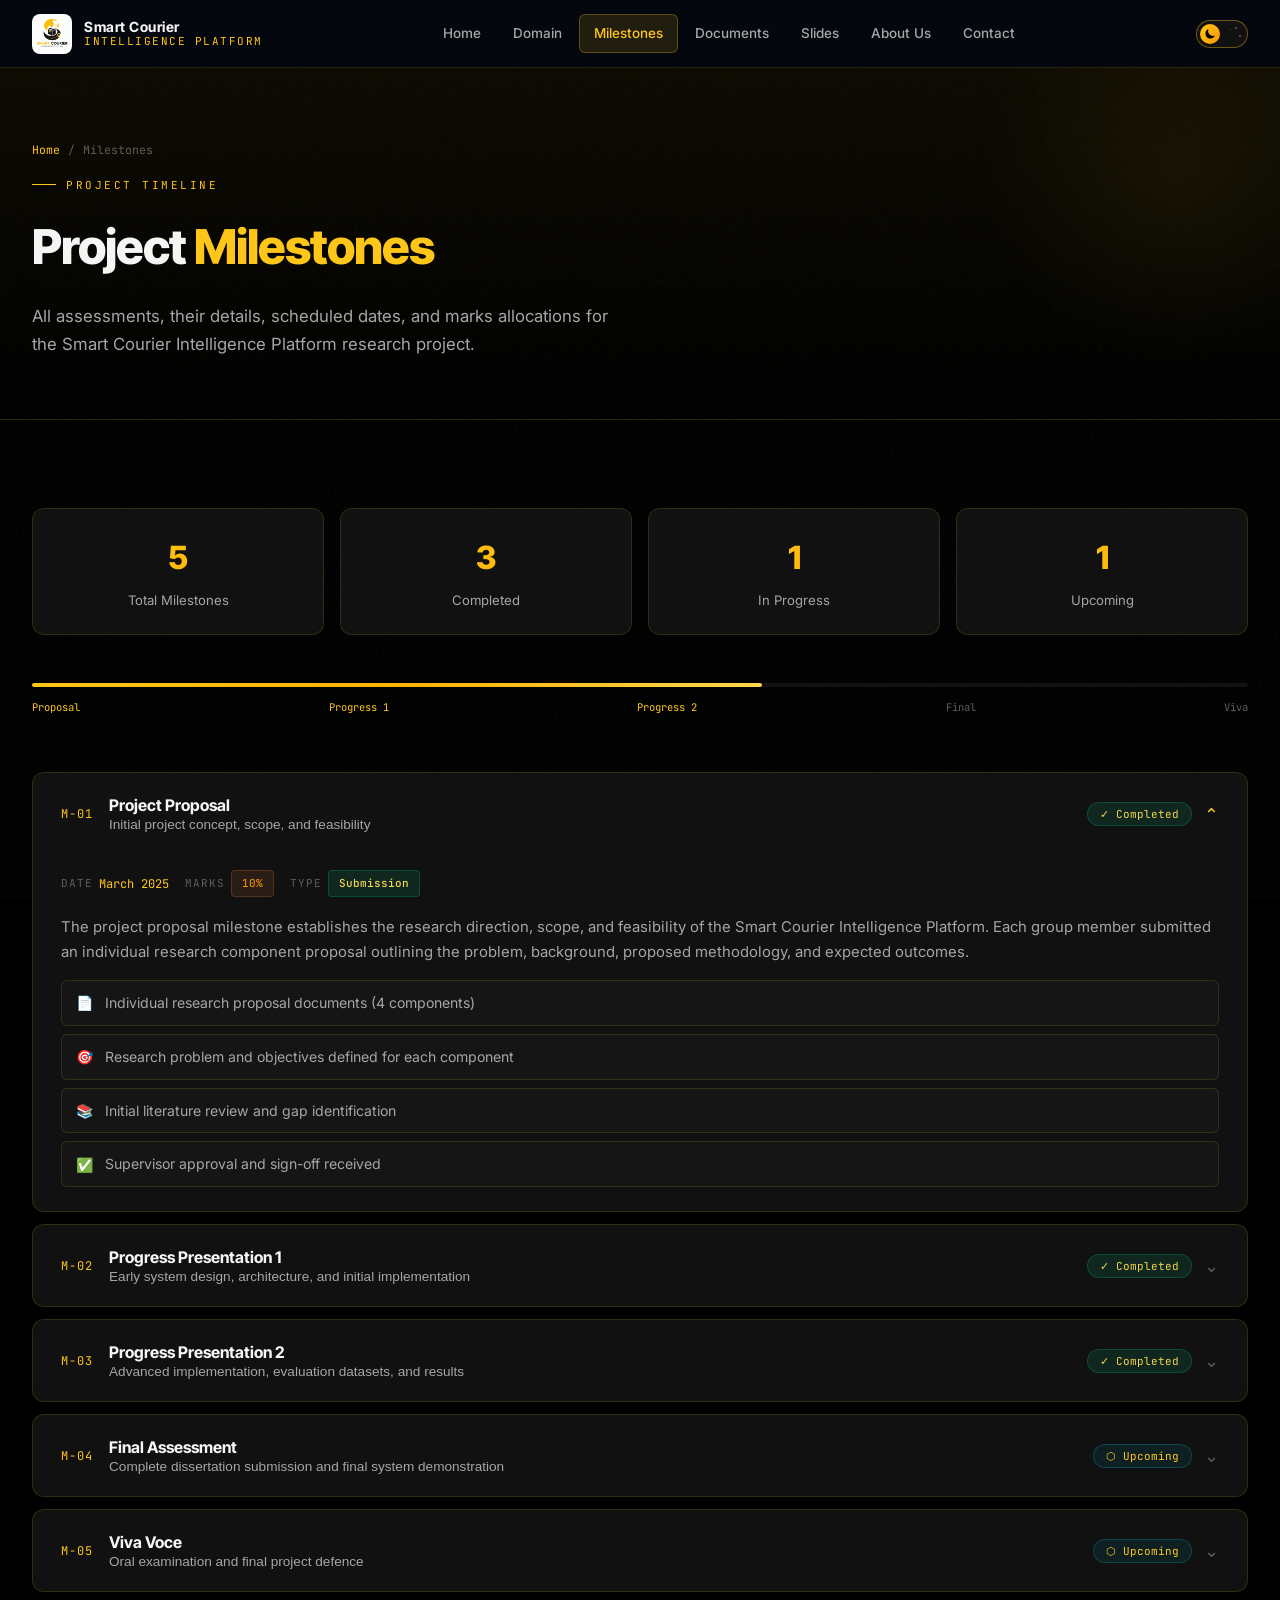
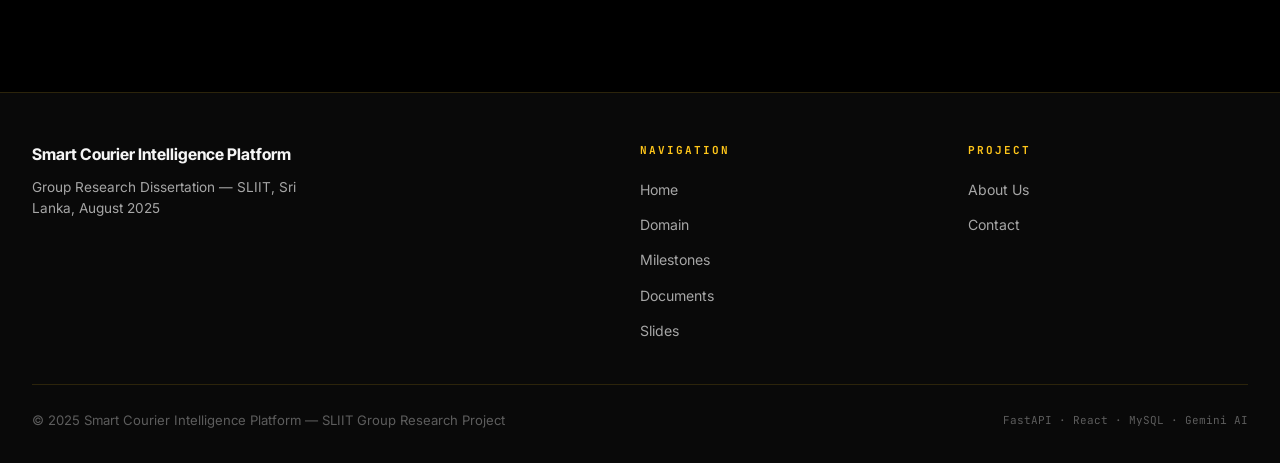
<file: milestones.html>
<!DOCTYPE html>
<html lang="en">
<head>
  <meta charset="UTF-8" />
  <meta name="viewport" content="width=device-width, initial-scale=1.0" />
  <title>Milestones — Smart Courier Intelligence Platform</title>
  <link rel="stylesheet" href="style.css" />
  <style>
    .milestone-status {
      display: inline-flex; align-items: center; gap: 6px;
      padding: 4px 12px; border-radius: 50px; font-family: var(--font-mono);
      font-size: 11px; flex-shrink: 0;
    }
    .ms-done { background: rgba(0,229,160,0.1); color: var(--accent-green); border: 1px solid rgba(0,229,160,0.2); }
    .ms-upcoming { background: rgba(0,212,240,0.08); color: var(--accent-cyan); border: 1px solid rgba(0,212,240,0.2); }
    .ms-pending { background: rgba(255,140,66,0.1); color: var(--accent-orange); border: 1px solid rgba(255,140,66,0.2); }
    .progress-bar-wrap { margin-top: 40px; margin-bottom: 56px; }
    .progress-track { height: 4px; background: var(--bg-card); border-radius: 2px; position: relative; }
    .progress-fill { height: 100%; border-radius: 2px; background: linear-gradient(90deg, var(--accent-cyan), var(--accent-blue), var(--accent-purple)); width: 60%; }
    .progress-steps { display: flex; justify-content: space-between; margin-top: 12px; }
    .progress-step-label { font-family: var(--font-mono); font-size: 10.5px; color: var(--text-muted); text-align: center; }
    .progress-step-label.done { color: var(--accent-cyan); }
    .marks-badge {
      display: inline-flex; align-items: center; gap: 6px;
      padding: 3px 10px; border-radius: 4px;
      background: rgba(255,140,66,0.1); border: 1px solid rgba(255,140,66,0.2);
      font-family: var(--font-mono); font-size: 11px; color: var(--accent-orange);
    }
    .deliverable-list { display: grid; gap: 8px; margin-top: 14px; }
    .deliverable-item {
      display: flex; align-items: center; gap: 12px;
      padding: 10px 14px; background: rgba(255,255,255,0.02);
      border: 1px solid var(--border); border-radius: 6px;
      font-size: 0.88rem; color: var(--text-secondary);
    }
    .deliverable-item .di-icon { font-size: 14px; flex-shrink: 0; }
    .accordion-btn-right { display: flex; align-items: center; gap: 12px; }
    .overview-grid { display: grid; grid-template-columns: repeat(auto-fit, minmax(200px, 1fr)); gap: 16px; margin-bottom: 48px; }
    .overview-stat { background: var(--bg-card); border: 1px solid var(--border); border-radius: var(--radius-md); padding: 22px 24px; text-align: center; }
    .overview-stat .ov-num { font-family: var(--font-head); font-size: 2rem; font-weight: 800; background: linear-gradient(135deg, var(--accent-cyan), var(--accent-blue)); -webkit-background-clip: text; -webkit-text-fill-color: transparent; background-clip: text; }
    .overview-stat .ov-label { font-size: 0.82rem; color: var(--text-secondary); margin-top: 4px; }
  </style>
</head>
<body>

<nav class="navbar">
  <div class="nav-inner">
    <a href="index.html" class="nav-brand">
      <div class="nav-logo"><img src="logo.jpeg" alt="Smart Courier Logo"></div>
      <div class="nav-name">Smart Courier<span>Intelligence Platform</span></div>
    </a>
    <div class="nav-links">
      <a href="index.html">Home</a>
      <a href="domain.html">Domain</a>
      <a href="milestones.html" class="active">Milestones</a>
      <a href="documents.html">Documents</a>
      <a href="slides.html">Slides</a>
      <a href="about.html">About Us</a>
      <a href="contact.html">Contact</a>
    </div>
    <button class="theme-toggle" id="theme-toggle" aria-label="Toggle theme">
        <div class="theme-toggle-track">
          <div class="toggle-stars"><span></span><span></span><span></span></div>
          <div class="theme-toggle-thumb">
            <svg class="icon-moon" viewBox="0 0 24 24" fill="currentColor"><path d="M21.752 15.002A9.718 9.718 0 0 1 18 15.75c-5.385 0-9.75-4.365-9.75-9.75 0-1.33.266-2.597.748-3.752A9.753 9.753 0 0 0 3 11.25C3 16.635 7.365 21 12.75 21a9.753 9.753 0 0 0 9.002-5.998Z"/></svg>
            <svg class="icon-sun" viewBox="0 0 24 24" fill="currentColor"><path d="M12 2.25a.75.75 0 0 1 .75.75v2.25a.75.75 0 0 1-1.5 0V3a.75.75 0 0 1 .75-.75ZM7.5 12a4.5 4.5 0 1 1 9 0 4.5 4.5 0 0 1-9 0ZM18.894 6.166a.75.75 0 0 0-1.06-1.06l-1.591 1.59a.75.75 0 1 0 1.06 1.061l1.591-1.59ZM21.75 12a.75.75 0 0 1-.75.75h-2.25a.75.75 0 0 1 0-1.5H21a.75.75 0 0 1 .75.75ZM17.834 18.894a.75.75 0 0 0 1.06-1.06l-1.59-1.591a.75.75 0 1 0-1.061 1.06l1.59 1.591ZM12 18a.75.75 0 0 1 .75.75V21a.75.75 0 0 1-1.5 0v-2.25A.75.75 0 0 1 12 18ZM7.758 17.303a.75.75 0 0 0-1.061-1.06l-1.591 1.59a.75.75 0 0 0 1.06 1.061l1.591-1.59ZM6 12a.75.75 0 0 1-.75.75H3a.75.75 0 0 1 0-1.5h2.25A.75.75 0 0 1 6 12ZM6.697 7.757a.75.75 0 0 0 1.06-1.06l-1.59-1.591a.75.75 0 0 0-1.061 1.06l1.59 1.591Z"/></svg>
          </div>
        </div>
      </button>
    <button class="nav-toggle">☰</button>
  </div>
</nav>

<main class="page-wrap">
  <header class="page-header">
    <div class="container">
      <div class="page-header-inner">
        <div class="breadcrumb"><a href="index.html">Home</a> <span>/</span> Milestones</div>
        <div class="section-label">Project Timeline</div>
        <h1>Project <span style="color:var(--accent-cyan)">Milestones</span></h1>
        <p>All assessments, their details, scheduled dates, and marks allocations for the Smart Courier Intelligence Platform research project.</p>
      </div>
    </div>
  </header>

  <section class="section">
    <div class="container">

      <!-- Overview stats -->
      <div class="overview-grid">
        <div class="overview-stat"><div class="ov-num">5</div><div class="ov-label">Total Milestones</div></div>
        <div class="overview-stat"><div class="ov-num">3</div><div class="ov-label">Completed</div></div>
        <div class="overview-stat"><div class="ov-num">1</div><div class="ov-label">In Progress</div></div>
        <div class="overview-stat"><div class="ov-num">1</div><div class="ov-label">Upcoming</div></div>
      </div>

      <!-- Progress bar -->
      <div class="progress-bar-wrap">
        <div class="progress-track"><div class="progress-fill"></div></div>
        <div class="progress-steps">
          <div class="progress-step-label done">Proposal</div>
          <div class="progress-step-label done">Progress 1</div>
          <div class="progress-step-label done">Progress 2</div>
          <div class="progress-step-label">Final</div>
          <div class="progress-step-label">Viva</div>
        </div>
      </div>

      <!-- Milestone 1: Project Proposal -->
      <div class="accordion-item open">
        <button class="accordion-btn">
          <div class="accordion-btn-left">
            <span class="accordion-num">M-01</span>
            <div>
              <div class="accordion-title">Project Proposal</div>
              <div class="accordion-sub">Initial project concept, scope, and feasibility</div>
            </div>
          </div>
          <div class="accordion-btn-right">
            <span class="milestone-status ms-done">✓ Completed</span>
            <span class="accordion-arrow">⌄</span>
          </div>
        </button>
        <div class="accordion-body">
          <div class="milestone-meta">
            <div class="milestone-meta-item"><span class="meta-label">Date</span><span class="meta-val">March 2025</span></div>
            <div class="milestone-meta-item"><span class="meta-label">Marks</span><span class="marks-badge">10%</span></div>
            <div class="milestone-meta-item"><span class="meta-label">Type</span><span class="tag tag-green">Submission</span></div>
          </div>
          <p style="margin-top:18px;">The project proposal milestone establishes the research direction, scope, and feasibility of the Smart Courier Intelligence Platform. Each group member submitted an individual research component proposal outlining the problem, background, proposed methodology, and expected outcomes.</p>
          <div class="deliverable-list">
            <div class="deliverable-item"><span class="di-icon">📄</span><span>Individual research proposal documents (4 components)</span></div>
            <div class="deliverable-item"><span class="di-icon">🎯</span><span>Research problem and objectives defined for each component</span></div>
            <div class="deliverable-item"><span class="di-icon">📚</span><span>Initial literature review and gap identification</span></div>
            <div class="deliverable-item"><span class="di-icon">✅</span><span>Supervisor approval and sign-off received</span></div>
          </div>
        </div>
      </div>

      <!-- Milestone 2: Progress Presentation 1 -->
      <div class="accordion-item">
        <button class="accordion-btn">
          <div class="accordion-btn-left">
            <span class="accordion-num">M-02</span>
            <div>
              <div class="accordion-title">Progress Presentation 1</div>
              <div class="accordion-sub">Early system design, architecture, and initial implementation</div>
            </div>
          </div>
          <div class="accordion-btn-right">
            <span class="milestone-status ms-done">✓ Completed</span>
            <span class="accordion-arrow">⌄</span>
          </div>
        </button>
        <div class="accordion-body">
          <div class="milestone-meta">
            <div class="milestone-meta-item"><span class="meta-label">Date</span><span class="meta-val">May 2025</span></div>
            <div class="milestone-meta-item"><span class="meta-label">Marks</span><span class="marks-badge">15%</span></div>
            <div class="milestone-meta-item"><span class="meta-label">Type</span><span class="tag tag-cyan">Presentation</span></div>
          </div>
          <p style="margin-top:18px;">The first progress presentation demonstrated early system design and initial implementation progress for each component. The shared platform infrastructure was introduced, and each student presented their individual architectural decisions and preliminary results.</p>
          <div class="deliverable-list">
            <div class="deliverable-item"><span class="di-icon">🏗️</span><span>System architecture diagrams and data flow designs</span></div>
            <div class="deliverable-item"><span class="di-icon">💻</span><span>Initial component implementations (Stages 1/2 for C1, enrollment flow for C2)</span></div>
            <div class="deliverable-item"><span class="di-icon">🗺️</span><span>Route optimizer React SPA prototype with Google Maps integration</span></div>
            <div class="deliverable-item"><span class="di-icon">📊</span><span>Preliminary evaluation results and early performance metrics</span></div>
            <div class="deliverable-item"><span class="di-icon">📝</span><span>Progress presentation slides</span></div>
          </div>
        </div>
      </div>

      <!-- Milestone 3: Progress Presentation 2 -->
      <div class="accordion-item">
        <button class="accordion-btn">
          <div class="accordion-btn-left">
            <span class="accordion-num">M-03</span>
            <div>
              <div class="accordion-title">Progress Presentation 2</div>
              <div class="accordion-sub">Advanced implementation, evaluation datasets, and results</div>
            </div>
          </div>
          <div class="accordion-btn-right">
            <span class="milestone-status ms-done">✓ Completed</span>
            <span class="accordion-arrow">⌄</span>
          </div>
        </button>
        <div class="accordion-body">
          <div class="milestone-meta">
            <div class="milestone-meta-item"><span class="meta-label">Date</span><span class="meta-val">July 2025</span></div>
            <div class="milestone-meta-item"><span class="meta-label">Marks</span><span class="marks-badge">20%</span></div>
            <div class="milestone-meta-item"><span class="meta-label">Type</span><span class="tag tag-cyan">Presentation</span></div>
          </div>
          <p style="margin-top:18px;">The second progress presentation covered the completed system implementations and empirical evaluation results. Notable milestones included the migration to Gemini 2.0 Flash Native Speech API (C1), completion of the 48-participant biometric dataset collection (C4), and full route optimizer with weather sampling validation (C3).</p>
          <div class="deliverable-list">
            <div class="deliverable-item"><span class="di-icon">🎙️</span><span>C1: Gemini Native Speech API integration achieving 2.1s latency and 4.7 MOS</span></div>
            <div class="deliverable-item"><span class="di-icon">🔐</span><span>C2: Complete 7-step pipeline with ensemble fusion and graceful degradation</span></div>
            <div class="deliverable-item"><span class="di-icon">🗺️</span><span>C3: Route optimizer with weather severity circles and priority mode validated</span></div>
            <div class="deliverable-item"><span class="di-icon">👁️</span><span>C4: 48-participant dataset collected across 4 capture scenarios; FAR 2.1% achieved</span></div>
            <div class="deliverable-item"><span class="di-icon">📊</span><span>Ablation studies and comparative evaluation results</span></div>
          </div>
        </div>
      </div>

      <!-- Milestone 4: Final Assessment -->
      <div class="accordion-item">
        <button class="accordion-btn">
          <div class="accordion-btn-left">
            <span class="accordion-num">M-04</span>
            <div>
              <div class="accordion-title">Final Assessment</div>
              <div class="accordion-sub">Complete dissertation submission and final system demonstration</div>
            </div>
          </div>
          <div class="accordion-btn-right">
            <span class="milestone-status ms-upcoming">⬡ Upcoming</span>
            <span class="accordion-arrow">⌄</span>
          </div>
        </button>
        <div class="accordion-body">
          <div class="milestone-meta">
            <div class="milestone-meta-item"><span class="meta-label">Date</span><span class="meta-val">August 2025</span></div>
            <div class="milestone-meta-item"><span class="meta-label">Marks</span><span class="marks-badge">40%</span></div>
            <div class="milestone-meta-item"><span class="meta-label">Type</span><span class="tag tag-orange">Submission + Demo</span></div>
          </div>
          <p style="margin-top:18px;">The final assessment comprises the complete group research dissertation submission along with a live demonstration of all four components of the Smart Courier Intelligence Platform. The dissertation document includes the full literature review, methodology, results, discussion, and conclusions chapters.</p>
          <div class="deliverable-list">
            <div class="deliverable-item"><span class="di-icon">📘</span><span>Group Research Dissertation — full document (37+ pages)</span></div>
            <div class="deliverable-item"><span class="di-icon">💻</span><span>Live platform demonstration — all four components</span></div>
            <div class="deliverable-item"><span class="di-icon">📊</span><span>Complete evaluation results, ablation studies, and comparative tables</span></div>
            <div class="deliverable-item"><span class="di-icon">🌐</span><span>Project website (this site) — published and functional</span></div>
            <div class="deliverable-item"><span class="di-icon">🎞️</span><span>Final presentation slides</span></div>
          </div>
        </div>
      </div>

      <!-- Milestone 5: Viva -->
      <div class="accordion-item">
        <button class="accordion-btn">
          <div class="accordion-btn-left">
            <span class="accordion-num">M-05</span>
            <div>
              <div class="accordion-title">Viva Voce</div>
              <div class="accordion-sub">Oral examination and final project defence</div>
            </div>
          </div>
          <div class="accordion-btn-right">
            <span class="milestone-status ms-upcoming">⬡ Upcoming</span>
            <span class="accordion-arrow">⌄</span>
          </div>
        </button>
        <div class="accordion-body">
          <div class="milestone-meta">
            <div class="milestone-meta-item"><span class="meta-label">Date</span><span class="meta-val">September 2025</span></div>
            <div class="milestone-meta-item"><span class="meta-label">Marks</span><span class="marks-badge">15%</span></div>
            <div class="milestone-meta-item"><span class="meta-label">Type</span><span class="tag tag-purple">Oral Exam</span></div>
          </div>
          <p style="margin-top:18px;">The viva voce is the final oral examination in which each student defends their individual research component before a panel of examiners. Students are expected to demonstrate a thorough understanding of their chosen methodology, explain all design decisions, and respond to technical questions about their implementation and evaluation approach.</p>
          <div class="deliverable-list">
            <div class="deliverable-item"><span class="di-icon">🎤</span><span>Individual oral defence of research component</span></div>
            <div class="deliverable-item"><span class="di-icon">🔬</span><span>Technical questioning on methodology, results, and limitations</span></div>
            <div class="deliverable-item"><span class="di-icon">💬</span><span>Platform-level integration discussion</span></div>
            <div class="deliverable-item"><span class="di-icon">📋</span><span>Examiner feedback and final marks awarded</span></div>
          </div>
        </div>
      </div>

    </div>
  </section>

  <footer>
    <div class="footer-inner">
      <div class="footer-top">
        <div class="footer-brand">
          <h3>Smart Courier Intelligence Platform</h3>
          <p>Group Research Dissertation — SLIIT, Sri Lanka, August 2025</p>
        </div>
        <div class="footer-col">
          <h4>Navigation</h4>
          <ul>
            <li><a href="index.html">Home</a></li>
            <li><a href="domain.html">Domain</a></li>
            <li><a href="milestones.html">Milestones</a></li>
            <li><a href="documents.html">Documents</a></li>
            <li><a href="slides.html">Slides</a></li>
          </ul>
        </div>
        <div class="footer-col">
          <h4>Project</h4>
          <ul>
            <li><a href="about.html">About Us</a></li>
            <li><a href="contact.html">Contact</a></li>
          </ul>
        </div>
      </div>
      <div class="footer-bottom">
        <p>© 2025 Smart Courier Intelligence Platform — SLIIT Group Research Project</p>
        <span>FastAPI · React · MySQL · Gemini AI</span>
      </div>
    </div>
  </footer>
</main>

<script src="main.js"></script>
</body>
</html>
</file>
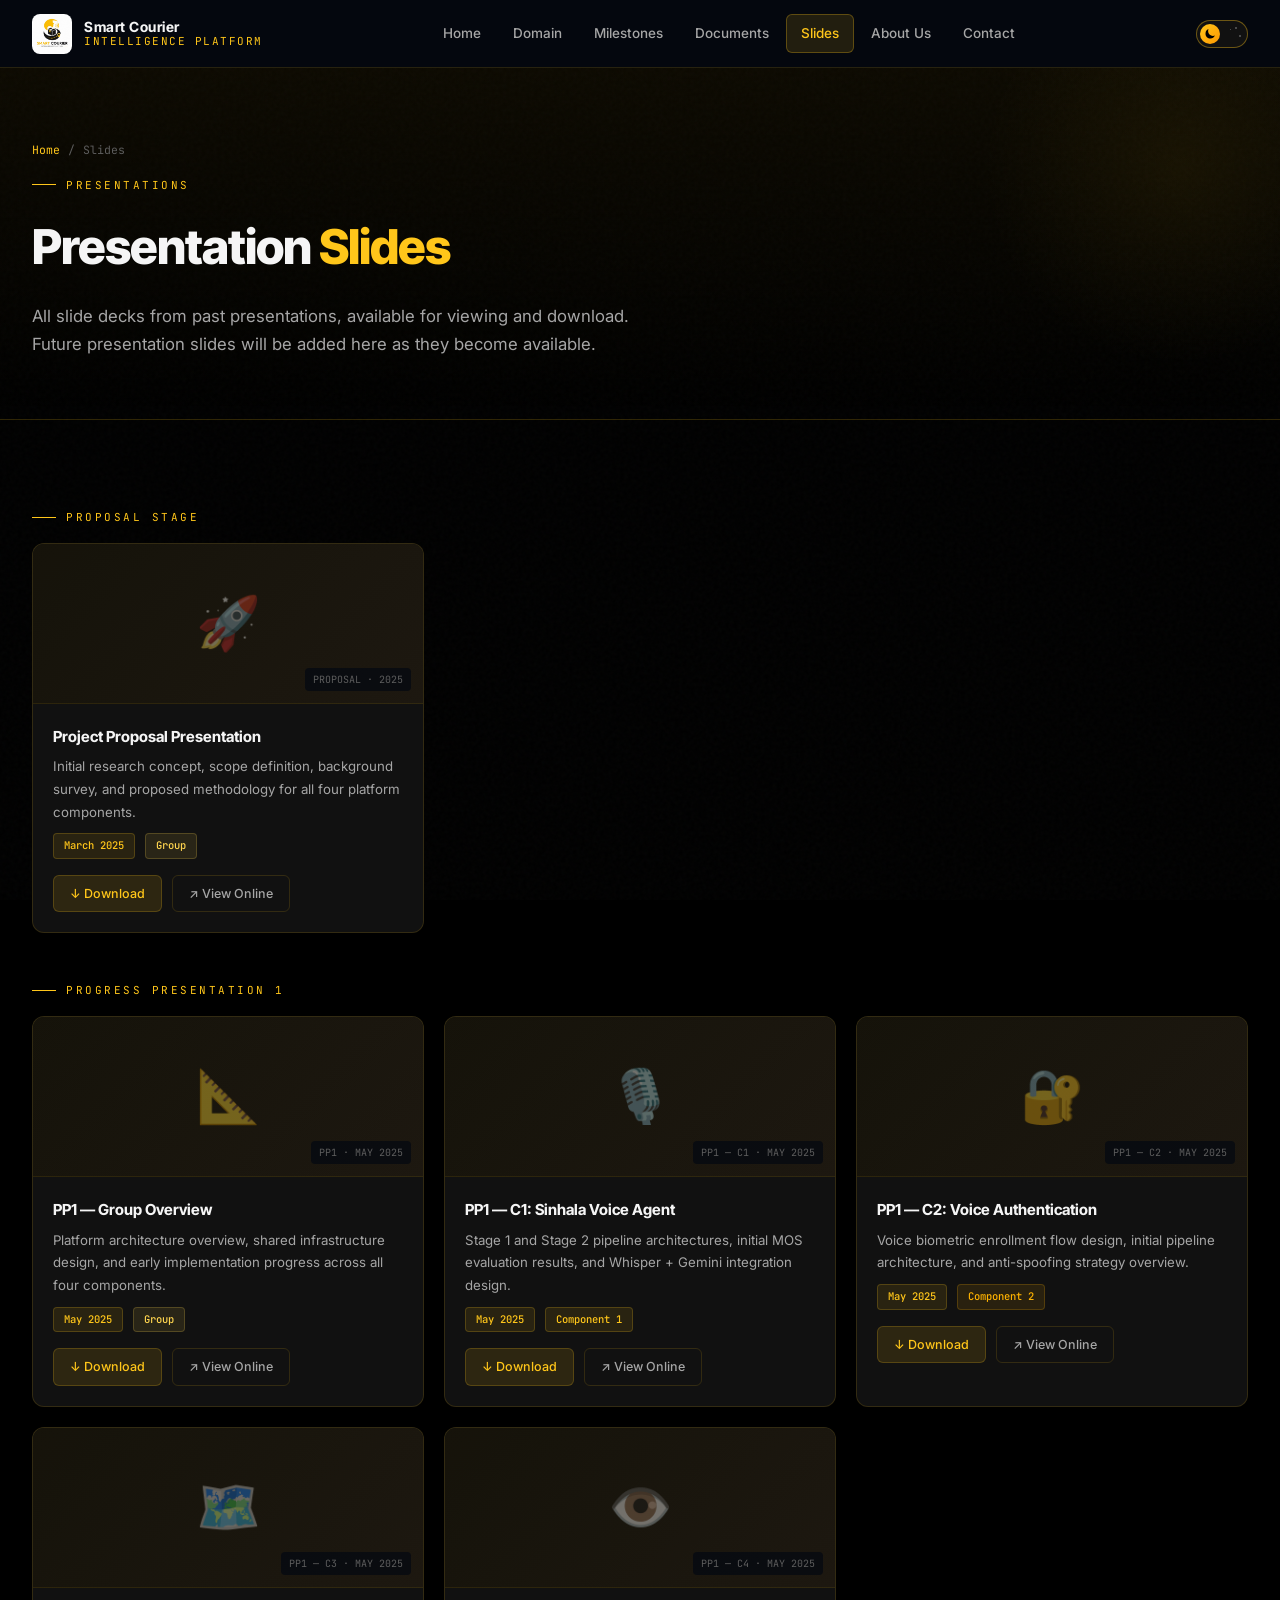
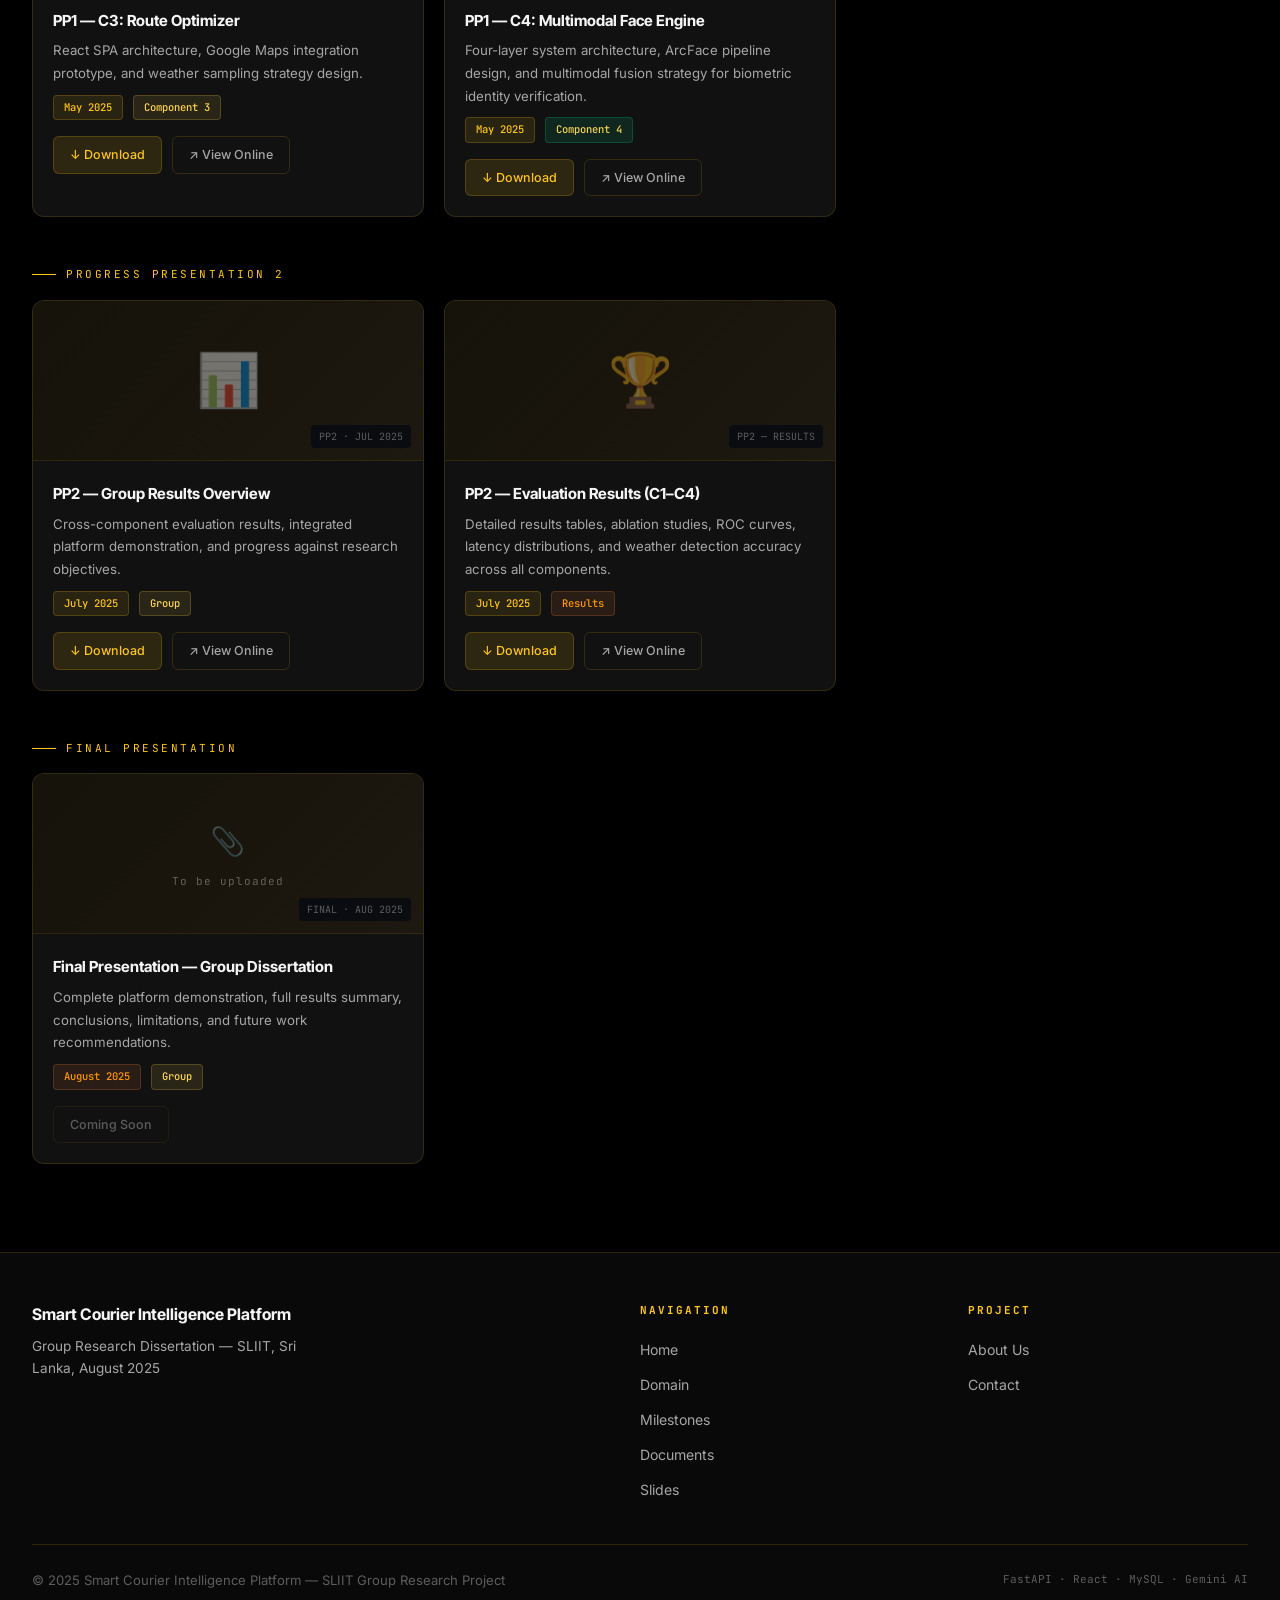
<file: slides.html>
<!DOCTYPE html>
<html lang="en">
<head>
  <meta charset="UTF-8" />
  <meta name="viewport" content="width=device-width, initial-scale=1.0" />
  <title>Slides — Smart Courier Intelligence Platform</title>
  <link rel="stylesheet" href="style.css" />
  <style>
    .slide-thumb-icon-lg { font-size: 52px; }
    .slide-meta { display: flex; align-items: center; gap: 10px; margin-top: 10px; flex-wrap: wrap; }
    .slide-meta .tag { font-size: 10.5px; }
    .coming-soon {
      display: flex; align-items: center; justify-content: center;
      height: 100%; font-family: var(--font-mono); font-size: 11px;
      color: var(--text-muted); letter-spacing: 1px; flex-direction: column; gap: 8px;
    }
    .coming-soon-icon { font-size: 28px; opacity: 0.3; }
  </style>
</head>
<body>

<nav class="navbar">
  <div class="nav-inner">
    <a href="index.html" class="nav-brand">
      <div class="nav-logo"><img src="logo.jpeg" alt="Smart Courier Logo"></div>
      <div class="nav-name">Smart Courier<span>Intelligence Platform</span></div>
    </a>
    <div class="nav-links">
      <a href="index.html">Home</a>
      <a href="domain.html">Domain</a>
      <a href="milestones.html">Milestones</a>
      <a href="documents.html">Documents</a>
      <a href="slides.html" class="active">Slides</a>
      <a href="about.html">About Us</a>
      <a href="contact.html">Contact</a>
    </div>
    <button class="theme-toggle" id="theme-toggle" aria-label="Toggle theme">
        <div class="theme-toggle-track">
          <div class="toggle-stars"><span></span><span></span><span></span></div>
          <div class="theme-toggle-thumb">
            <svg class="icon-moon" viewBox="0 0 24 24" fill="currentColor"><path d="M21.752 15.002A9.718 9.718 0 0 1 18 15.75c-5.385 0-9.75-4.365-9.75-9.75 0-1.33.266-2.597.748-3.752A9.753 9.753 0 0 0 3 11.25C3 16.635 7.365 21 12.75 21a9.753 9.753 0 0 0 9.002-5.998Z"/></svg>
            <svg class="icon-sun" viewBox="0 0 24 24" fill="currentColor"><path d="M12 2.25a.75.75 0 0 1 .75.75v2.25a.75.75 0 0 1-1.5 0V3a.75.75 0 0 1 .75-.75ZM7.5 12a4.5 4.5 0 1 1 9 0 4.5 4.5 0 0 1-9 0ZM18.894 6.166a.75.75 0 0 0-1.06-1.06l-1.591 1.59a.75.75 0 1 0 1.06 1.061l1.591-1.59ZM21.75 12a.75.75 0 0 1-.75.75h-2.25a.75.75 0 0 1 0-1.5H21a.75.75 0 0 1 .75.75ZM17.834 18.894a.75.75 0 0 0 1.06-1.06l-1.59-1.591a.75.75 0 1 0-1.061 1.06l1.59 1.591ZM12 18a.75.75 0 0 1 .75.75V21a.75.75 0 0 1-1.5 0v-2.25A.75.75 0 0 1 12 18ZM7.758 17.303a.75.75 0 0 0-1.061-1.06l-1.591 1.59a.75.75 0 0 0 1.06 1.061l1.591-1.59ZM6 12a.75.75 0 0 1-.75.75H3a.75.75 0 0 1 0-1.5h2.25A.75.75 0 0 1 6 12ZM6.697 7.757a.75.75 0 0 0 1.06-1.06l-1.59-1.591a.75.75 0 0 0-1.061 1.06l1.59 1.591Z"/></svg>
          </div>
        </div>
      </button>
    <button class="nav-toggle">☰</button>
  </div>
</nav>

<main class="page-wrap">
  <header class="page-header">
    <div class="container">
      <div class="page-header-inner">
        <div class="breadcrumb"><a href="index.html">Home</a> <span>/</span> Slides</div>
        <div class="section-label">Presentations</div>
        <h1>Presentation <span style="color:var(--accent-cyan)">Slides</span></h1>
        <p>All slide decks from past presentations, available for viewing and download. Future presentation slides will be added here as they become available.</p>
      </div>
    </div>
  </header>

  <section class="section">
    <div class="container">

      <!-- Proposal Presentation -->
      <div class="section-label mb-16">Proposal Stage</div>
      <div class="slides-grid mb-48">
        <div class="slide-card">
          <div class="slide-thumb">
            <div class="slide-thumb-icon slide-thumb-icon-lg">🚀</div>
            <div class="slide-thumb-label">PROPOSAL · 2025</div>
          </div>
          <div class="slide-info">
            <h4>Project Proposal Presentation</h4>
            <p>Initial research concept, scope definition, background survey, and proposed methodology for all four platform components.</p>
            <div class="slide-meta">
              <span class="tag tag-cyan">March 2025</span>
              <span class="tag tag-blue">Group</span>
            </div>
            <div class="slide-actions">
              <a href="https://mysliit.sharepoint.com/:p:/s/CDAPSubmissionCloud/IQBw1xzLwNmoR5Wwf2MXRoRcAbaYZBlWqLB6KewRzzhuBdg?e=PFkVHO" target="_blank" rel="noopener noreferrer" class="btn-sm btn-sm-primary">↓ Download</a>
              <a href="https://mysliit.sharepoint.com/:p:/s/CDAPSubmissionCloud/IQBw1xzLwNmoR5Wwf2MXRoRcAbaYZBlWqLB6KewRzzhuBdg?e=PFkVHO" target="_blank" rel="noopener noreferrer" class="btn-sm btn-sm-ghost">↗ View Online</a>
            </div>
          </div>
        </div>
      </div>

      <!-- Progress Presentation 1 -->
      <div class="section-label mb-16">Progress Presentation 1</div>
      <div class="slides-grid mb-48">
        <div class="slide-card">
          <div class="slide-thumb">
            <div class="slide-thumb-icon slide-thumb-icon-lg">📐</div>
            <div class="slide-thumb-label">PP1 · MAY 2025</div>
          </div>
          <div class="slide-info">
            <h4>PP1 — Group Overview</h4>
            <p>Platform architecture overview, shared infrastructure design, and early implementation progress across all four components.</p>
            <div class="slide-meta">
              <span class="tag tag-cyan">May 2025</span>
              <span class="tag tag-blue">Group</span>
            </div>
            <div class="slide-actions">
              <a href="https://mysliit.sharepoint.com/:x:/r/sites/CDAPSubmissionCloud/_layouts/15/Doc.aspx?sourcedoc=%7BEFF7DDD1-33E5-44C3-A259-342689690CCA%7D&file=Panel%20Comments%20for%20the%20Students.xlsm&action=default&mobileredirect=true" target="_blank" rel="noopener noreferrer" class="btn-sm btn-sm-primary">↓ Download</a>
              <a href="https://mysliit.sharepoint.com/:x:/r/sites/CDAPSubmissionCloud/_layouts/15/Doc.aspx?sourcedoc=%7BEFF7DDD1-33E5-44C3-A259-342689690CCA%7D&file=Panel%20Comments%20for%20the%20Students.xlsm&action=default&mobileredirect=true" target="_blank" rel="noopener noreferrer" class="btn-sm btn-sm-ghost">↗ View Online</a>
            </div>
          </div>
        </div>

        <div class="slide-card">
          <div class="slide-thumb">
            <div class="slide-thumb-icon slide-thumb-icon-lg">🎙️</div>
            <div class="slide-thumb-label">PP1 — C1 · MAY 2025</div>
          </div>
          <div class="slide-info">
            <h4>PP1 — C1: Sinhala Voice Agent</h4>
            <p>Stage 1 and Stage 2 pipeline architectures, initial MOS evaluation results, and Whisper + Gemini integration design.</p>
            <div class="slide-meta">
              <span class="tag tag-cyan">May 2025</span>
              <span class="tag tag-cyan">Component 1</span>
            </div>
            <div class="slide-actions">
              <a href="#" class="btn-sm btn-sm-primary">↓ Download</a>
              <a href="#" class="btn-sm btn-sm-ghost">↗ View Online</a>
            </div>
          </div>
        </div>

        <div class="slide-card">
          <div class="slide-thumb">
            <div class="slide-thumb-icon slide-thumb-icon-lg">🔐</div>
            <div class="slide-thumb-label">PP1 — C2 · MAY 2025</div>
          </div>
          <div class="slide-info">
            <h4>PP1 — C2: Voice Authentication</h4>
            <p>Voice biometric enrollment flow design, initial pipeline architecture, and anti-spoofing strategy overview.</p>
            <div class="slide-meta">
              <span class="tag tag-cyan">May 2025</span>
              <span class="tag tag-purple">Component 2</span>
            </div>
            <div class="slide-actions">
              <a href="#" class="btn-sm btn-sm-primary">↓ Download</a>
              <a href="#" class="btn-sm btn-sm-ghost">↗ View Online</a>
            </div>
          </div>
        </div>

        <div class="slide-card">
          <div class="slide-thumb">
            <div class="slide-thumb-icon slide-thumb-icon-lg">🗺️</div>
            <div class="slide-thumb-label">PP1 — C3 · MAY 2025</div>
          </div>
          <div class="slide-info">
            <h4>PP1 — C3: Route Optimizer</h4>
            <p>React SPA architecture, Google Maps integration prototype, and weather sampling strategy design.</p>
            <div class="slide-meta">
              <span class="tag tag-cyan">May 2025</span>
              <span class="tag tag-blue">Component 3</span>
            </div>
            <div class="slide-actions">
              <a href="#" class="btn-sm btn-sm-primary">↓ Download</a>
              <a href="#" class="btn-sm btn-sm-ghost">↗ View Online</a>
            </div>
          </div>
        </div>

        <div class="slide-card">
          <div class="slide-thumb">
            <div class="slide-thumb-icon slide-thumb-icon-lg">👁️</div>
            <div class="slide-thumb-label">PP1 — C4 · MAY 2025</div>
          </div>
          <div class="slide-info">
            <h4>PP1 — C4: Multimodal Face Engine</h4>
            <p>Four-layer system architecture, ArcFace pipeline design, and multimodal fusion strategy for biometric identity verification.</p>
            <div class="slide-meta">
              <span class="tag tag-cyan">May 2025</span>
              <span class="tag tag-green">Component 4</span>
            </div>
            <div class="slide-actions">
              <a href="#" class="btn-sm btn-sm-primary">↓ Download</a>
              <a href="#" class="btn-sm btn-sm-ghost">↗ View Online</a>
            </div>
          </div>
        </div>
      </div>

      <!-- Progress Presentation 2 -->
      <div class="section-label mb-16">Progress Presentation 2</div>
      <div class="slides-grid mb-48">
        <div class="slide-card">
          <div class="slide-thumb">
            <div class="slide-thumb-icon slide-thumb-icon-lg">📊</div>
            <div class="slide-thumb-label">PP2 · JUL 2025</div>
          </div>
          <div class="slide-info">
            <h4>PP2 — Group Results Overview</h4>
            <p>Cross-component evaluation results, integrated platform demonstration, and progress against research objectives.</p>
            <div class="slide-meta">
              <span class="tag tag-cyan">July 2025</span>
              <span class="tag tag-blue">Group</span>
            </div>
            <div class="slide-actions">
              <a href="https://mysliit.sharepoint.com/:x:/r/sites/CDAPSubmissionCloud/_layouts/15/Doc.aspx?sourcedoc=%7BEFF7DDD1-33E5-44C3-A259-342689690CCA%7D&file=Panel%20Comments%20for%20the%20Students.xlsm&action=default&mobileredirect=true" target="_blank" rel="noopener noreferrer" class="btn-sm btn-sm-primary">↓ Download</a>
              <a href="https://mysliit.sharepoint.com/:x:/r/sites/CDAPSubmissionCloud/_layouts/15/Doc.aspx?sourcedoc=%7BEFF7DDD1-33E5-44C3-A259-342689690CCA%7D&file=Panel%20Comments%20for%20the%20Students.xlsm&action=default&mobileredirect=true" target="_blank" rel="noopener noreferrer" class="btn-sm btn-sm-ghost">↗ View Online</a>
            </div>
          </div>
        </div>

        <div class="slide-card">
          <div class="slide-thumb">
            <div class="slide-thumb-icon slide-thumb-icon-lg">🏆</div>
            <div class="slide-thumb-label">PP2 — RESULTS</div>
          </div>
          <div class="slide-info">
            <h4>PP2 — Evaluation Results (C1–C4)</h4>
            <p>Detailed results tables, ablation studies, ROC curves, latency distributions, and weather detection accuracy across all components.</p>
            <div class="slide-meta">
              <span class="tag tag-cyan">July 2025</span>
              <span class="tag tag-orange">Results</span>
            </div>
            <div class="slide-actions">
              <a href="#" class="btn-sm btn-sm-primary">↓ Download</a>
              <a href="#" class="btn-sm btn-sm-ghost">↗ View Online</a>
            </div>
          </div>
        </div>
      </div>

      <!-- Final Presentation -->
      <div class="section-label mb-16">Final Presentation</div>
      <div class="slides-grid">
        <div class="slide-card">
          <div class="slide-thumb">
            <div class="coming-soon">
              <div class="coming-soon-icon">📎</div>
              <span>To be uploaded</span>
            </div>
            <div class="slide-thumb-label">FINAL · AUG 2025</div>
          </div>
          <div class="slide-info">
            <h4>Final Presentation — Group Dissertation</h4>
            <p>Complete platform demonstration, full results summary, conclusions, limitations, and future work recommendations.</p>
            <div class="slide-meta">
              <span class="tag tag-orange">August 2025</span>
              <span class="tag tag-blue">Group</span>
            </div>
            <div class="slide-actions">
              <a class="btn-sm btn-sm-ghost" style="cursor:default;opacity:0.5;">Coming Soon</a>
            </div>
          </div>
        </div>
      </div>

    </div>
  </section>

  <footer>
    <div class="footer-inner">
      <div class="footer-top">
        <div class="footer-brand">
          <h3>Smart Courier Intelligence Platform</h3>
          <p>Group Research Dissertation — SLIIT, Sri Lanka, August 2025</p>
        </div>
        <div class="footer-col">
          <h4>Navigation</h4>
          <ul>
            <li><a href="index.html">Home</a></li>
            <li><a href="domain.html">Domain</a></li>
            <li><a href="milestones.html">Milestones</a></li>
            <li><a href="documents.html">Documents</a></li>
            <li><a href="slides.html">Slides</a></li>
          </ul>
        </div>
        <div class="footer-col">
          <h4>Project</h4>
          <ul>
            <li><a href="about.html">About Us</a></li>
            <li><a href="contact.html">Contact</a></li>
          </ul>
        </div>
      </div>
      <div class="footer-bottom">
        <p>© 2025 Smart Courier Intelligence Platform — SLIIT Group Research Project</p>
        <span>FastAPI · React · MySQL · Gemini AI</span>
      </div>
    </div>
  </footer>
</main>

<script src="main.js"></script>
</body>
</html>
</file>
<file: style.css>
/* ============================================================
   SMART COURIER INTELLIGENCE PLATFORM — Global Stylesheet
  Aesthetic: Black / Gold Premium Logistics
  Fonts: Inter Tight (headings) + Inter (body) + JetBrains Mono (data)
   ============================================================ */

@import url('https://fonts.googleapis.com/css2?family=Inter:wght@400;500;600;700;800;900&family=Inter+Tight:wght@600;700;800;900&family=JetBrains+Mono:wght@400;500&display=swap');

/* ── CSS VARIABLES ── */
:root {
  --bg-primary:    #000000;
  --bg-secondary:  #090909;
  --bg-card:       #111111;
  --bg-card-hover: #171717;
  --bg-glass:      rgba(17, 17, 17, 0.8);
  --accent-cyan:   #ffc61a;
  --accent-blue:   #ffb300;
  --accent-purple: #ffd54f;
  --accent-green:  #f6d44e;
  --accent-orange: #ff9800;
  --text-primary:  #f5f5f5;
  --text-secondary:#a6a6a6;
  --text-muted:    #5d5d5d;
  --border:        rgba(255, 198, 26, 0.14);
  --border-hover:  rgba(255, 198, 26, 0.38);
  --glow-cyan:     0 0 20px rgba(255, 198, 26, 0.18);
  --glow-strong:   0 0 40px rgba(255, 198, 26, 0.28);
  --radius-sm:     6px;
  --radius-md:     12px;
  --radius-lg:     20px;
  --shadow-card:   0 4px 32px rgba(0,0,0,0.45);
  --transition:    all 0.25s cubic-bezier(0.4, 0, 0.2, 1);
  --font-head:     'Inter Tight', sans-serif;
  --font-body:     'Inter', sans-serif;
  --font-mono:     'JetBrains Mono', monospace;
}

/* ── LIGHT THEME OVERRIDES ── */
[data-theme="light"] {
  --bg-primary:    #f5f3ee;
  --bg-secondary:  #ece9e1;
  --bg-card:       #ffffff;
  --bg-card-hover: #faf9f6;
  --bg-glass:      rgba(255, 255, 255, 0.85);
  --accent-cyan:   #c48a00;
  --accent-blue:   #b37a00;
  --accent-purple: #d4a017;
  --accent-green:  #c09a10;
  --accent-orange: #d47800;
  --text-primary:  #1a1a1a;
  --text-secondary:#5a5a5a;
  --text-muted:    #9a9a9a;
  --border:        rgba(180, 140, 30, 0.18);
  --border-hover:  rgba(180, 140, 30, 0.40);
  --glow-cyan:     0 0 20px rgba(196, 138, 0, 0.12);
  --glow-strong:   0 0 40px rgba(196, 138, 0, 0.18);
  --shadow-card:   0 4px 32px rgba(0,0,0,0.08);
}

[data-theme="light"] body::before {
  opacity: 0.012;
}

[data-theme="light"] .navbar {
  background: rgba(245, 243, 238, 0.88);
}

[data-theme="light"] .nav-logo {
  color: #fff;
}

[data-theme="light"] .hero::before {
  background:
    radial-gradient(ellipse 80% 60% at 50% 0%, rgba(196,138,0,0.08) 0%, transparent 70%),
    radial-gradient(ellipse 50% 40% at 20% 80%, rgba(180,122,0,0.05) 0%, transparent 60%),
    radial-gradient(ellipse 50% 40% at 80% 80%, rgba(212,120,0,0.05) 0%, transparent 60%);
}

[data-theme="light"] .grid-bg {
  background-image:
    linear-gradient(rgba(180,140,30,0.06) 1px, transparent 1px),
    linear-gradient(90deg, rgba(180,140,30,0.06) 1px, transparent 1px);
}

[data-theme="light"] .btn-primary {
  color: #fff;
}

[data-theme="light"] .btn-primary:hover {
  color: #fff;
}

[data-theme="light"] .step-num {
  color: #fff;
}

[data-theme="light"] .info-table th {
  background: rgba(196,138,0,0.06);
}

[data-theme="light"] .slide-thumb-label {
  background: rgba(255,255,255,0.85);
  color: var(--text-muted);
}

[data-theme="light"] .nav-links.open {
  background: rgba(245,243,238,0.97);
}

[data-theme="light"] ::-webkit-scrollbar-track {
  background: var(--bg-primary);
}

[data-theme="light"] ::-webkit-scrollbar-thumb {
  background: #c0bdb6;
}

[data-theme="light"] ::-webkit-scrollbar-thumb:hover {
  background: #a09d96;
}

/* ── RESET & BASE ── */
*, *::before, *::after { box-sizing: border-box; margin: 0; padding: 0; }
html { scroll-behavior: smooth; font-size: 16px; }
html, html *:not(.theme-toggle-thumb):not(.icon-sun):not(.icon-moon) {
  transition: background-color 0.35s ease, color 0.35s ease, border-color 0.35s ease, box-shadow 0.35s ease;
}
body {
  font-family: var(--font-body);
  background-color: var(--bg-primary);
  color: var(--text-primary);
  line-height: 1.7;
  overflow-x: hidden;
}
img { max-width: 100%; display: block; }
a { color: var(--accent-cyan); text-decoration: none; transition: var(--transition); }
a:hover { color: #fff; }
ul, ol { list-style: none; }

/* ── NOISE TEXTURE OVERLAY ── */
body::before {
  content: '';
  position: fixed; inset: 0;
  background-image: url("data:image/svg+xml,%3Csvg viewBox='0 0 256 256' xmlns='http://www.w3.org/2000/svg'%3E%3Cfilter id='n'%3E%3CfeTurbulence type='fractalNoise' baseFrequency='0.9' numOctaves='4' stitchTiles='stitch'/%3E%3C/filter%3E%3Crect width='100%25' height='100%25' filter='url(%23n)' opacity='1'/%3E%3C/svg%3E");
  opacity: 0.025;
  pointer-events: none;
  z-index: 0;
}

/* ── GRID BACKGROUND ── */
.grid-bg {
  background-image:
    linear-gradient(rgba(255,198,26,0.05) 1px, transparent 1px),
    linear-gradient(90deg, rgba(255,198,26,0.05) 1px, transparent 1px);
  background-size: 48px 48px;
}

/* ── NAVIGATION ── */
.navbar {
  position: fixed; top: 0; left: 0; right: 0; z-index: 1000;
  height: 68px;
  background: rgba(5, 9, 17, 0.85);
  backdrop-filter: blur(16px) saturate(180%);
  border-bottom: 1px solid var(--border);
  display: flex; align-items: center;
}
.nav-inner {
  max-width: 1320px; margin: 0 auto; width: 100%;
  padding: 0 32px;
  display: flex; align-items: center; justify-content: space-between;
  gap: 24px;
}
.nav-brand {
  display: flex; align-items: center; gap: 12px;
  text-decoration: none;
  flex-shrink: 0;
}
.nav-logo {
  width: 40px; height: 40px;
  border-radius: 8px;
  overflow: hidden;
  flex-shrink: 0;
}
.nav-logo img {
  width: 100%;
  height: 100%;
  object-fit: cover;
}
.nav-name {
  font-family: var(--font-head); font-size: 14px; font-weight: 700;
  color: var(--text-primary); letter-spacing: 0.5px;
  line-height: 1.2;
}
.nav-name span { display: block; color: var(--accent-cyan); font-size: 11px; font-weight: 400; letter-spacing: 1.5px; text-transform: uppercase; font-family: var(--font-mono); }
.nav-links { display: flex; align-items: center; gap: 2px; }
.nav-links a {
  padding: 7px 14px;
  font-size: 13.5px; font-weight: 500;
  color: var(--text-secondary);
  border-radius: var(--radius-sm);
  border: 1px solid transparent;
  transition: var(--transition);
  white-space: nowrap;
}
.nav-links a:hover { color: var(--text-primary); background: rgba(255,198,26,0.08); border-color: var(--border); }
.nav-links a.active { color: var(--accent-cyan); background: rgba(255,198,26,0.12); border-color: rgba(255,198,26,0.28); }
.nav-toggle { display: none; background: none; border: none; cursor: pointer; color: var(--text-primary); font-size: 22px; }

/* ── PAGE WRAPPER ── */
.page-wrap { padding-top: 68px; min-height: 100vh; position: relative; z-index: 1; }

/* ── HERO SECTION ── */
.hero {
  position: relative; overflow: hidden;
  padding: 100px 32px 90px;
  text-align: center;
}
.hero::before {
  content: '';
  position: absolute; inset: 0;
  background:
    radial-gradient(ellipse 80% 60% at 50% 0%, rgba(255,198,26,0.10) 0%, transparent 70%),
    radial-gradient(ellipse 50% 40% at 20% 80%, rgba(255,179,0,0.06) 0%, transparent 60%),
    radial-gradient(ellipse 50% 40% at 80% 80%, rgba(255,152,0,0.06) 0%, transparent 60%);
}
.hero-inner { max-width: 900px; margin: 0 auto; position: relative; }
.hero-badge {
  display: inline-flex; align-items: center; gap: 8px;
  padding: 6px 16px;
  background: rgba(255,198,26,0.08); border: 1px solid rgba(255,198,26,0.25);
  border-radius: 50px; margin-bottom: 28px;
  font-family: var(--font-mono); font-size: 12px; color: var(--accent-cyan);
  letter-spacing: 1.5px; text-transform: uppercase;
  animation: fadeInDown 0.6s ease both;
}
.hero-badge::before { content: '●'; font-size: 8px; animation: pulse 2s infinite; }
@keyframes pulse { 0%,100%{opacity:1} 50%{opacity:0.3} }
@keyframes fadeInDown { from{opacity:0;transform:translateY(-16px)} to{opacity:1;transform:translateY(0)} }
@keyframes fadeInUp { from{opacity:0;transform:translateY(20px)} to{opacity:1;transform:translateY(0)} }
@keyframes fadeIn { from{opacity:0} to{opacity:1} }

.hero h1 {
  font-family: var(--font-head); font-size: clamp(2.4rem, 5vw, 4rem);
  font-weight: 800; line-height: 1.1; letter-spacing: -1.5px;
  margin-bottom: 22px;
  animation: fadeInUp 0.7s ease 0.1s both;
}
.hero h1 .line-accent { 
  display: block;
  background: linear-gradient(90deg, var(--accent-cyan), var(--accent-orange), var(--accent-purple));
  -webkit-background-clip: text; -webkit-text-fill-color: transparent;
  background-clip: text;
}
.hero-sub {
  font-size: 1.1rem; color: var(--text-secondary); max-width: 680px; margin: 0 auto 40px;
  line-height: 1.7; animation: fadeInUp 0.7s ease 0.2s both;
}
.hero-actions {
  display: flex; gap: 14px; justify-content: center; flex-wrap: wrap;
  animation: fadeInUp 0.7s ease 0.3s both;
}
.btn-primary {
  display: inline-flex; align-items: center; gap: 8px;
  padding: 13px 28px; font-weight: 600; font-size: 14.5px;
  background: linear-gradient(135deg, var(--accent-cyan), var(--accent-orange));
  color: #000; border-radius: var(--radius-sm); border: none; cursor: pointer;
  transition: var(--transition); text-decoration: none;
  box-shadow: 0 0 0 rgba(255,198,26,0);
}
.btn-primary:hover { transform: translateY(-2px); box-shadow: 0 6px 24px rgba(255,198,26,0.35); color: #000; }
.btn-outline {
  display: inline-flex; align-items: center; gap: 8px;
  padding: 12px 28px; font-weight: 500; font-size: 14.5px;
  background: transparent; color: var(--text-primary);
  border: 1px solid var(--border-hover); border-radius: var(--radius-sm); cursor: pointer;
  transition: var(--transition); text-decoration: none;
}
.btn-outline:hover { background: rgba(255,198,26,0.07); border-color: var(--accent-cyan); color: var(--text-primary); transform: translateY(-2px); }

/* ── SECTION COMMON ── */
.section { padding: 88px 32px; }
.section-sm { padding: 60px 32px; }
.container { max-width: 1280px; margin: 0 auto; }
.section-label {
  font-family: var(--font-mono); font-size: 11px; color: var(--accent-cyan);
  letter-spacing: 2.5px; text-transform: uppercase; margin-bottom: 12px;
  display: flex; align-items: center; gap: 10px;
}
.section-label::before { content: ''; display: block; width: 24px; height: 1px; background: var(--accent-cyan); }
.section-title {
  font-family: var(--font-head); font-size: clamp(1.8rem, 3vw, 2.6rem);
  font-weight: 700; letter-spacing: -0.8px; margin-bottom: 14px; line-height: 1.2;
}
.section-title span { color: var(--accent-cyan); }
.section-desc { color: var(--text-secondary); max-width: 600px; font-size: 1.05rem; }

/* ── DIVIDER ── */
.divider { height: 1px; background: linear-gradient(90deg, transparent, var(--border) 30%, var(--border) 70%, transparent); margin: 0 32px; }

/* ── COMPONENT CARDS ── */
.components-grid { display: grid; grid-template-columns: repeat(auto-fit, minmax(280px, 1fr)); gap: 20px; margin-top: 48px; }
.comp-card {
  background: var(--bg-card); border: 1px solid var(--border);
  border-radius: var(--radius-lg); padding: 32px;
  transition: var(--transition); position: relative; overflow: hidden;
}
.comp-card::before {
  content: ''; position: absolute; top: 0; left: 0; right: 0; height: 2px;
  background: linear-gradient(90deg, transparent, var(--card-color, var(--accent-cyan)), transparent);
  opacity: 0; transition: var(--transition);
}
.comp-card:hover { transform: translateY(-4px); background: var(--bg-card-hover); border-color: var(--border-hover); box-shadow: var(--glow-cyan); }
.comp-card:hover::before { opacity: 1; }
.comp-card.c1 { --card-color: #ffc61a; }
.comp-card.c2 { --card-color: #ffb300; }
.comp-card.c3 { --card-color: #ffd54f; }
.comp-card.c4 { --card-color: #ff9800; }
.comp-number {
  font-family: var(--font-mono); font-size: 11px; color: var(--text-muted);
  letter-spacing: 2px; text-transform: uppercase; margin-bottom: 16px;
}
.comp-icon {
  width: 48px; height: 48px; border-radius: 12px; margin-bottom: 18px;
  display: flex; align-items: center; justify-content: center; font-size: 22px;
}
.c1 .comp-icon { background: rgba(255,198,26,0.12); }
.c2 .comp-icon { background: rgba(255,179,0,0.12); }
.c3 .comp-icon { background: rgba(255,213,79,0.12); }
.c4 .comp-icon { background: rgba(255,152,0,0.12); }
.comp-card h3 { font-family: var(--font-head); font-size: 1.15rem; font-weight: 700; margin-bottom: 10px; }
.comp-card p { color: var(--text-secondary); font-size: 0.92rem; line-height: 1.65; }
.comp-tag {
  display: inline-block; margin-top: 18px;
  padding: 4px 12px; border-radius: 50px; font-size: 11.5px; font-family: var(--font-mono);
}
.c1 .comp-tag { background: rgba(255,198,26,0.1); color: var(--accent-cyan); }
.c2 .comp-tag { background: rgba(255,179,0,0.1); color: #ffb300; }
.c3 .comp-tag { background: rgba(255,213,79,0.1); color: #ffd54f; }
.c4 .comp-tag { background: rgba(255,152,0,0.1); color: var(--accent-orange); }

/* ── STATS STRIP ── */
.stats-strip {
  background: var(--bg-secondary); border-top: 1px solid var(--border); border-bottom: 1px solid var(--border);
  padding: 48px 32px;
}
.stats-grid { display: grid; grid-template-columns: repeat(auto-fit, minmax(200px, 1fr)); gap: 32px; max-width: 1280px; margin: 0 auto; text-align: center; }
.stat-item {}
.stat-num {
  font-family: var(--font-head); font-size: 2.6rem; font-weight: 800; letter-spacing: -1px;
  background: linear-gradient(135deg, var(--accent-cyan), var(--accent-blue));
  -webkit-background-clip: text; -webkit-text-fill-color: transparent; background-clip: text;
  line-height: 1;
}
.stat-label { color: var(--text-secondary); font-size: 0.88rem; margin-top: 8px; }
.stat-sub { color: var(--text-muted); font-size: 0.78rem; font-family: var(--font-mono); margin-top: 4px; }

/* ── PAGE HEADER ── */
.page-header {
  padding: 72px 32px 60px;
  background: linear-gradient(180deg, rgba(255,198,26,0.05) 0%, transparent 100%);
  border-bottom: 1px solid var(--border);
  position: relative; overflow: hidden;
}
.page-header::before {
  content: ''; position: absolute; top: -100px; right: -100px;
  width: 400px; height: 400px; border-radius: 50%;
  background: radial-gradient(circle, rgba(255,198,26,0.06) 0%, transparent 70%);
  pointer-events: none;
}
.page-header .container { position: relative; }
.page-header-inner { max-width: 760px; }
.breadcrumb { font-family: var(--font-mono); font-size: 11.5px; color: var(--text-muted); margin-bottom: 16px; display: flex; align-items: center; gap: 8px; }
.breadcrumb a { color: var(--accent-cyan); }
.breadcrumb span { color: var(--text-muted); }
.page-header h1 { font-family: var(--font-head); font-size: clamp(2rem, 4vw, 3rem); font-weight: 800; letter-spacing: -1px; margin-bottom: 14px; }
.page-header p { color: var(--text-secondary); font-size: 1.05rem; max-width: 600px; }

/* ── CONTENT CARDS ── */
.content-card {
  background: var(--bg-card); border: 1px solid var(--border);
  border-radius: var(--radius-md); padding: 32px;
  transition: var(--transition);
}
.content-card:hover { border-color: var(--border-hover); }
.card-head { display: flex; align-items: center; gap: 14px; margin-bottom: 20px; }
.card-icon {
  width: 42px; height: 42px; border-radius: 10px;
  background: rgba(255,198,26,0.1); border: 1px solid rgba(255,198,26,0.2);
  display: flex; align-items: center; justify-content: center; font-size: 18px;
  flex-shrink: 0;
}
.card-head h3 { font-family: var(--font-head); font-size: 1.1rem; font-weight: 700; }
.card-head .card-sub { color: var(--text-secondary); font-size: 0.85rem; }

/* ── INFO TABLES ── */
.info-table { width: 100%; border-collapse: collapse; font-size: 0.92rem; }
.info-table th {
  text-align: left; padding: 12px 16px;
  font-family: var(--font-mono); font-size: 11px; font-weight: 500;
  color: var(--accent-cyan); letter-spacing: 1.5px; text-transform: uppercase;
  border-bottom: 1px solid var(--border); background: rgba(255,198,26,0.04);
}
.info-table td { padding: 13px 16px; border-bottom: 1px solid rgba(255,255,255,0.04); color: var(--text-secondary); vertical-align: top; }
.info-table tr:last-child td { border-bottom: none; }
.info-table tr:hover td { background: rgba(255,198,26,0.03); color: var(--text-primary); }
.info-table td strong { color: var(--text-primary); font-weight: 500; }

/* ── TAGS / BADGES ── */
.tag {
  display: inline-block; padding: 3px 10px; border-radius: 4px;
  font-family: var(--font-mono); font-size: 11px; font-weight: 500;
}
.tag-cyan { background: rgba(255,198,26,0.1); color: var(--accent-cyan); border: 1px solid rgba(255,198,26,0.2); }
.tag-purple { background: rgba(255,179,0,0.1); color: #ffb300; border: 1px solid rgba(255,179,0,0.2); }
.tag-blue { background: rgba(255,213,79,0.1); color: #ffd54f; border: 1px solid rgba(255,213,79,0.2); }
.tag-green { background: rgba(0,229,160,0.1); color: var(--accent-green); border: 1px solid rgba(0,229,160,0.2); }
.tag-orange { background: rgba(255,140,66,0.1); color: var(--accent-orange); border: 1px solid rgba(255,140,66,0.2); }

/* ── TIMELINE ── */
.timeline { position: relative; padding-left: 32px; }
.timeline::before { content: ''; position: absolute; left: 8px; top: 4px; bottom: 4px; width: 1px; background: linear-gradient(180deg, var(--accent-cyan), var(--accent-orange), transparent); }
.timeline-item { position: relative; margin-bottom: 36px; }
.timeline-item::before {
  content: ''; position: absolute; left: -28px; top: 6px;
  width: 12px; height: 12px; border-radius: 50%;
  background: var(--bg-primary); border: 2px solid var(--accent-cyan);
  box-shadow: 0 0 8px rgba(255,198,26,0.4);
}
.timeline-item.done::before { background: var(--accent-cyan); }
.timeline-date { font-family: var(--font-mono); font-size: 11px; color: var(--text-muted); letter-spacing: 1px; margin-bottom: 6px; }
.timeline-item h4 { font-family: var(--font-head); font-size: 1rem; font-weight: 700; margin-bottom: 8px; }
.timeline-item p { font-size: 0.9rem; color: var(--text-secondary); }

/* ── ACCORDION ── */
.accordion-item {
  background: var(--bg-card); border: 1px solid var(--border);
  border-radius: var(--radius-md); margin-bottom: 12px;
  overflow: hidden; transition: var(--transition);
}
.accordion-item:hover { border-color: var(--border-hover); }
.accordion-btn {
  width: 100%; display: flex; align-items: center; justify-content: space-between;
  padding: 22px 28px; background: none; border: none; cursor: pointer;
  text-align: left; color: var(--text-primary); gap: 16px;
}
.accordion-btn-left { display: flex; align-items: center; gap: 16px; }
.accordion-num { font-family: var(--font-mono); font-size: 12px; color: var(--accent-cyan); letter-spacing: 1px; min-width: 32px; }
.accordion-title { font-family: var(--font-head); font-size: 1rem; font-weight: 700; }
.accordion-sub { font-size: 0.85rem; color: var(--text-secondary); margin-top: 2px; }
.accordion-arrow { font-size: 18px; color: var(--text-muted); transition: var(--transition); flex-shrink: 0; }
.accordion-item.open .accordion-arrow { transform: rotate(180deg); color: var(--accent-cyan); }
.accordion-body { display: none; padding: 0 28px 24px; }
.accordion-item.open .accordion-body { display: block; }
.accordion-body p { color: var(--text-secondary); font-size: 0.93rem; margin-bottom: 12px; }
.accordion-body ul { display: grid; gap: 8px; }
.accordion-body li { color: var(--text-secondary); font-size: 0.9rem; padding-left: 18px; position: relative; }
.accordion-body li::before { content: '→'; position: absolute; left: 0; color: var(--accent-cyan); font-size: 12px; top: 1px; }
.milestone-meta { display: flex; gap: 16px; flex-wrap: wrap; margin-top: 16px; }
.milestone-meta-item { display: flex; align-items: center; gap: 6px; font-size: 0.85rem; }
.milestone-meta-item .meta-label { color: var(--text-muted); font-family: var(--font-mono); font-size: 11px; text-transform: uppercase; letter-spacing: 1px; }
.milestone-meta-item .meta-val { color: var(--accent-cyan); font-family: var(--font-mono); font-size: 12px; }

/* ── DOCUMENT CARDS ── */
.doc-grid { display: grid; grid-template-columns: repeat(auto-fill, minmax(280px, 1fr)); gap: 18px; }
.doc-card {
  background: var(--bg-card); border: 1px solid var(--border);
  border-radius: var(--radius-md); padding: 24px;
  display: flex; align-items: flex-start; gap: 18px;
  transition: var(--transition); cursor: pointer;
}
.doc-card:hover { border-color: var(--border-hover); background: var(--bg-card-hover); transform: translateY(-2px); }
.doc-file-icon {
  width: 44px; height: 52px; border-radius: 8px; flex-shrink: 0;
  display: flex; align-items: center; justify-content: center;
  font-size: 20px; font-weight: 800; position: relative;
}
.doc-file-icon.pdf { background: rgba(255,80,80,0.12); color: #ff8a8a; border: 1px solid rgba(255,80,80,0.2); }
.doc-file-icon.pptx { background: rgba(255,140,66,0.12); color: var(--accent-orange); border: 1px solid rgba(255,140,66,0.2); }
.doc-file-icon.link { background: rgba(255,198,26,0.1); color: var(--accent-cyan); border: 1px solid var(--border); }
.doc-info { flex: 1; min-width: 0; }
.doc-info h4 { font-family: var(--font-head); font-size: 0.95rem; font-weight: 700; margin-bottom: 5px; }
.doc-info p { color: var(--text-secondary); font-size: 0.83rem; line-height: 1.5; }
.doc-status { display: flex; align-items: center; gap: 6px; margin-top: 10px; font-size: 0.8rem; font-family: var(--font-mono); }
.status-dot { width: 6px; height: 6px; border-radius: 50%; flex-shrink: 0; }
.status-dot.available { background: var(--accent-green); box-shadow: 0 0 6px rgba(0,229,160,0.5); }
.status-dot.pending { background: var(--accent-orange); }
.status-text.available { color: var(--accent-green); }
.status-text.pending { color: var(--accent-orange); }

/* ── TEAM CARDS ── */
.team-grid { display: grid; grid-template-columns: repeat(auto-fill, minmax(260px, 1fr)); gap: 20px; }
.team-card {
  background: var(--bg-card); border: 1px solid var(--border);
  border-radius: var(--radius-lg); padding: 32px 28px;
  text-align: center; transition: var(--transition);
}
.team-card:hover { border-color: var(--border-hover); transform: translateY(-4px); box-shadow: var(--glow-cyan); }
.team-avatar {
  width: 80px; height: 80px; border-radius: 50%; margin: 0 auto 18px;
  display: flex; align-items: center; justify-content: center;
  font-family: var(--font-head); font-size: 28px; font-weight: 800;
  border: 2px solid var(--border-hover);
}
.av1 { background: linear-gradient(135deg, rgba(255,198,26,0.2), rgba(255,198,26,0.05)); color: var(--accent-cyan); }
.av2 { background: linear-gradient(135deg, rgba(255,179,0,0.2), rgba(255,179,0,0.05)); color: #ffb300; }
.av3 { background: linear-gradient(135deg, rgba(255,213,79,0.2), rgba(255,213,79,0.05)); color: #ffd54f; }
.av4 { background: linear-gradient(135deg, rgba(255,152,0,0.2), rgba(255,152,0,0.05)); color: var(--accent-orange); }
.team-card h3 { font-family: var(--font-head); font-size: 1.05rem; font-weight: 700; margin-bottom: 4px; }
.team-id { font-family: var(--font-mono); font-size: 11.5px; color: var(--text-muted); margin-bottom: 12px; }
.team-comp { font-size: 0.85rem; color: var(--text-secondary); margin-bottom: 16px; padding: 8px 12px; background: rgba(255,198,26,0.05); border-radius: 6px; border: 1px solid var(--border); }
.team-email { font-size: 0.83rem; color: var(--accent-cyan); font-family: var(--font-mono); }
.team-email:hover { color: #fff; }

/* ── CONTACT FORM ── */
.contact-layout { display: grid; grid-template-columns: 1fr 380px; gap: 40px; align-items: start; }
.contact-form-wrap { background: var(--bg-card); border: 1px solid var(--border); border-radius: var(--radius-lg); padding: 40px; }
.form-group { margin-bottom: 22px; }
.form-label { display: block; font-size: 12.5px; font-family: var(--font-mono); color: var(--text-secondary); letter-spacing: 1px; text-transform: uppercase; margin-bottom: 8px; }
.form-input, .form-select, .form-textarea {
  width: 100%; padding: 13px 16px;
  background: var(--bg-secondary); border: 1px solid var(--border);
  border-radius: var(--radius-sm); color: var(--text-primary);
  font-family: var(--font-body); font-size: 14.5px;
  transition: var(--transition); outline: none;
}
.form-input:focus, .form-select:focus, .form-textarea:focus { border-color: var(--accent-cyan); box-shadow: 0 0 0 3px rgba(255,198,26,0.08); }
.form-textarea { resize: vertical; min-height: 130px; }
.form-row { display: grid; grid-template-columns: 1fr 1fr; gap: 18px; }
.contact-info-card { background: var(--bg-card); border: 1px solid var(--border); border-radius: var(--radius-lg); padding: 32px; }
.contact-info-card h3 { font-family: var(--font-head); font-size: 1.15rem; font-weight: 700; margin-bottom: 24px; }
.contact-item { display: flex; gap: 14px; margin-bottom: 22px; align-items: flex-start; }
.contact-item-icon { width: 38px; height: 38px; border-radius: 8px; background: rgba(255,198,26,0.08); border: 1px solid var(--border); display: flex; align-items: center; justify-content: center; font-size: 17px; flex-shrink: 0; }
.contact-item-text { }
.contact-item-label { font-size: 11px; font-family: var(--font-mono); color: var(--text-muted); letter-spacing: 1px; text-transform: uppercase; margin-bottom: 3px; }
.contact-item-val { font-size: 0.9rem; color: var(--text-secondary); }
.contact-item-val a { color: var(--accent-cyan); }

/* ── TECH PILLS ── */
.tech-cloud { display: flex; flex-wrap: wrap; gap: 10px; }
.tech-pill {
  padding: 6px 14px; border-radius: 50px;
  font-family: var(--font-mono); font-size: 12px;
  background: var(--bg-secondary); border: 1px solid var(--border);
  color: var(--text-secondary); transition: var(--transition);
}
.tech-pill:hover { border-color: var(--accent-cyan); color: var(--accent-cyan); }

/* ── TWO-COL LAYOUT ── */
.two-col { display: grid; grid-template-columns: 1fr 1fr; gap: 28px; }
.three-col { display: grid; grid-template-columns: repeat(3, 1fr); gap: 20px; }

/* ── GAP UTILITIES ── */
.mt-8 { margin-top: 8px; }
.mt-12 { margin-top: 12px; }
.mt-16 { margin-top: 16px; }
.mt-24 { margin-top: 24px; }
.mt-32 { margin-top: 32px; }
.mt-40 { margin-top: 40px; }
.mt-48 { margin-top: 48px; }
.mb-8 { margin-bottom: 8px; }
.mb-12 { margin-bottom: 12px; }
.mb-16 { margin-bottom: 16px; }
.mb-24 { margin-bottom: 24px; }
.mb-32 { margin-bottom: 32px; }
.mb-48 { margin-bottom: 48px; }

/* ── HIGHLIGHT BOX ── */
.highlight-box {
  background: rgba(255,198,26,0.05); border: 1px solid rgba(255,198,26,0.2);
  border-left: 3px solid var(--accent-cyan);
  border-radius: 0 var(--radius-sm) var(--radius-sm) 0;
  padding: 18px 22px; font-size: 0.93rem;
}
.highlight-box.purple { background: rgba(255,179,0,0.05); border-color: rgba(255,179,0,0.2); border-left-color: var(--accent-orange); }
.highlight-box p { color: var(--text-secondary); margin: 0; }

/* ── FOOTER ── */
footer {
  background: var(--bg-secondary); border-top: 1px solid var(--border);
  padding: 48px 32px 32px;
}
.footer-inner { max-width: 1280px; margin: 0 auto; }
.footer-top { display: grid; grid-template-columns: 2fr 1fr 1fr; gap: 48px; margin-bottom: 40px; }
.footer-brand h3 { font-family: var(--font-head); font-size: 1rem; font-weight: 700; margin-bottom: 8px; }
.footer-brand p { font-size: 0.85rem; color: var(--text-secondary); max-width: 280px; line-height: 1.6; }
.footer-col h4 { font-family: var(--font-mono); font-size: 11px; color: var(--accent-cyan); letter-spacing: 2px; text-transform: uppercase; margin-bottom: 16px; }
.footer-col ul { display: grid; gap: 8px; }
.footer-col li a { font-size: 0.88rem; color: var(--text-secondary); }
.footer-col li a:hover { color: var(--text-primary); }
.footer-bottom { display: flex; align-items: center; justify-content: space-between; padding-top: 24px; border-top: 1px solid var(--border); flex-wrap: wrap; gap: 12px; }
.footer-bottom p { font-size: 0.82rem; color: var(--text-muted); }
.footer-bottom span { font-family: var(--font-mono); font-size: 11px; color: var(--text-muted); }

/* ── SLIDES GRID ── */
.slides-grid { display: grid; grid-template-columns: repeat(auto-fill, minmax(300px, 1fr)); gap: 20px; }
.slide-card {
  background: var(--bg-card); border: 1px solid var(--border);
  border-radius: var(--radius-md); overflow: hidden;
  transition: var(--transition);
}
.slide-card:hover { border-color: var(--border-hover); transform: translateY(-3px); }
.slide-thumb {
  height: 160px; background: linear-gradient(135deg, var(--bg-secondary), var(--bg-card));
  display: flex; align-items: center; justify-content: center;
  border-bottom: 1px solid var(--border); position: relative; overflow: hidden;
}
.slide-thumb::before {
  content: ''; position: absolute; inset: 0;
  background: linear-gradient(135deg, rgba(255,198,26,0.05), rgba(255,152,0,0.05));
}
.slide-thumb-icon { font-size: 48px; opacity: 0.4; }
.slide-thumb-label {
  position: absolute; bottom: 12px; right: 12px;
  font-family: var(--font-mono); font-size: 10px; color: var(--text-muted);
  background: rgba(5,9,17,0.8); padding: 3px 8px; border-radius: 4px;
}
.slide-info { padding: 20px; }
.slide-info h4 { font-family: var(--font-head); font-size: 0.95rem; font-weight: 700; margin-bottom: 6px; }
.slide-info p { font-size: 0.83rem; color: var(--text-secondary); }
.slide-actions { display: flex; gap: 10px; margin-top: 16px; }
.btn-sm {
  padding: 7px 16px; font-size: 12.5px; font-weight: 500; border-radius: var(--radius-sm);
  cursor: pointer; border: none; display: inline-flex; align-items: center; gap: 6px;
  transition: var(--transition); text-decoration: none;
}
.btn-sm-primary { background: rgba(255,198,26,0.12); color: var(--accent-cyan); border: 1px solid rgba(255,198,26,0.2); }
.btn-sm-primary:hover { background: rgba(255,198,26,0.2); color: var(--accent-cyan); }
.btn-sm-ghost { background: transparent; color: var(--text-secondary); border: 1px solid var(--border); }
.btn-sm-ghost:hover { border-color: var(--border-hover); color: var(--text-primary); }

/* ── METHODOLOGY STEPS ── */
.method-steps { display: grid; gap: 16px; }
.method-step {
  background: var(--bg-card); border: 1px solid var(--border); border-radius: var(--radius-md);
  padding: 22px 26px; display: flex; gap: 20px; align-items: flex-start;
  transition: var(--transition);
}
.method-step:hover { border-color: var(--border-hover); }
.step-num {
  width: 36px; height: 36px; border-radius: 50%; flex-shrink: 0;
  background: linear-gradient(135deg, var(--accent-cyan), var(--accent-blue));
  display: flex; align-items: center; justify-content: center;
  font-family: var(--font-mono); font-size: 12px; font-weight: 500; color: #050911;
}
.step-content h4 { font-family: var(--font-head); font-size: 0.97rem; font-weight: 700; margin-bottom: 6px; }
.step-content p { font-size: 0.88rem; color: var(--text-secondary); line-height: 1.6; }

/* ── SCROLLBAR ── */
::-webkit-scrollbar { width: 6px; }
::-webkit-scrollbar-track { background: var(--bg-primary); }
::-webkit-scrollbar-thumb { background: var(--text-muted); border-radius: 3px; }
::-webkit-scrollbar-thumb:hover { background: var(--text-secondary); }

/* ── THEME TOGGLE BUTTON ── */
.theme-toggle {
  position: relative;
  width: 52px;
  height: 28px;
  border-radius: 50px;
  border: 1px solid var(--border-hover);
  background: var(--bg-card);
  cursor: pointer;
  padding: 0;
  flex-shrink: 0;
  transition: var(--transition);
  overflow: hidden;
}

.theme-toggle:hover {
  border-color: var(--accent-cyan);
  box-shadow: var(--glow-cyan);
}

.theme-toggle-track {
  position: relative;
  width: 100%;
  height: 100%;
}

.theme-toggle-thumb {
  position: absolute;
  top: 3px;
  left: 3px;
  width: 20px;
  height: 20px;
  border-radius: 50%;
  background: linear-gradient(135deg, var(--accent-cyan), var(--accent-orange));
  transition: all 0.4s cubic-bezier(0.68, -0.15, 0.27, 1.15);
  display: flex;
  align-items: center;
  justify-content: center;
  z-index: 2;
}

.theme-toggle-thumb svg {
  width: 12px;
  height: 12px;
  transition: all 0.3s ease;
}

.theme-toggle-thumb .icon-sun {
  position: absolute;
  opacity: 0;
  transform: rotate(-90deg) scale(0.5);
  transition: all 0.4s ease;
}

.theme-toggle-thumb .icon-moon {
  position: absolute;
  opacity: 1;
  transform: rotate(0deg) scale(1);
  transition: all 0.4s ease;
}

/* Stars decoration in toggle track */
.toggle-stars {
  position: absolute;
  inset: 0;
  transition: opacity 0.4s ease;
}

.toggle-stars span {
  position: absolute;
  width: 2px;
  height: 2px;
  border-radius: 50%;
  background: var(--text-muted);
}

.toggle-stars span:nth-child(1) { top: 6px; right: 10px; animation: twinkle 2s infinite 0.3s; }
.toggle-stars span:nth-child(2) { top: 14px; right: 6px; animation: twinkle 2s infinite 0.8s; }
.toggle-stars span:nth-child(3) { top: 8px; right: 16px; width: 1.5px; height: 1.5px; animation: twinkle 2s infinite 1.2s; }

@keyframes twinkle {
  0%, 100% { opacity: 1; }
  50% { opacity: 0.2; }
}

/* Light mode toggle state */
[data-theme="light"] .theme-toggle-thumb {
  left: calc(100% - 23px);
}

[data-theme="light"] .theme-toggle-thumb .icon-sun {
  opacity: 1;
  transform: rotate(0deg) scale(1);
}

[data-theme="light"] .theme-toggle-thumb .icon-moon {
  opacity: 0;
  transform: rotate(90deg) scale(0.5);
}

[data-theme="light"] .toggle-stars {
  opacity: 0;
}

/* ── RESPONSIVE ── */
@media (max-width: 1024px) {
  .footer-top { grid-template-columns: 1fr 1fr; }
  .contact-layout { grid-template-columns: 1fr; }
  .two-col { grid-template-columns: 1fr; }
  .three-col { grid-template-columns: 1fr 1fr; }
}
@media (max-width: 768px) {
  .nav-links { display: none; position: absolute; top: 68px; left: 0; right: 0; background: rgba(5,9,17,0.97); backdrop-filter: blur(16px); border-bottom: 1px solid var(--border); padding: 16px; flex-direction: column; gap: 4px; }
  .nav-links.open { display: flex; }
  .nav-links a { padding: 11px 16px; border-radius: var(--radius-sm); }
  .nav-toggle { display: block; }
  .section { padding: 60px 20px; }
  .hero { padding: 72px 20px 64px; }
  .page-header { padding: 52px 20px 44px; }
  .form-row { grid-template-columns: 1fr; }
  .three-col { grid-template-columns: 1fr; }
  .footer-top { grid-template-columns: 1fr; gap: 32px; }
  .footer-bottom { flex-direction: column; text-align: center; }
  .stats-grid { grid-template-columns: 1fr 1fr; }
}
@media (max-width: 480px) {
  .components-grid { grid-template-columns: 1fr; }
  .team-grid { grid-template-columns: 1fr; }
  .doc-grid { grid-template-columns: 1fr; }
  .slides-grid { grid-template-columns: 1fr; }
  .stats-grid { grid-template-columns: 1fr 1fr; }
}
</file>
